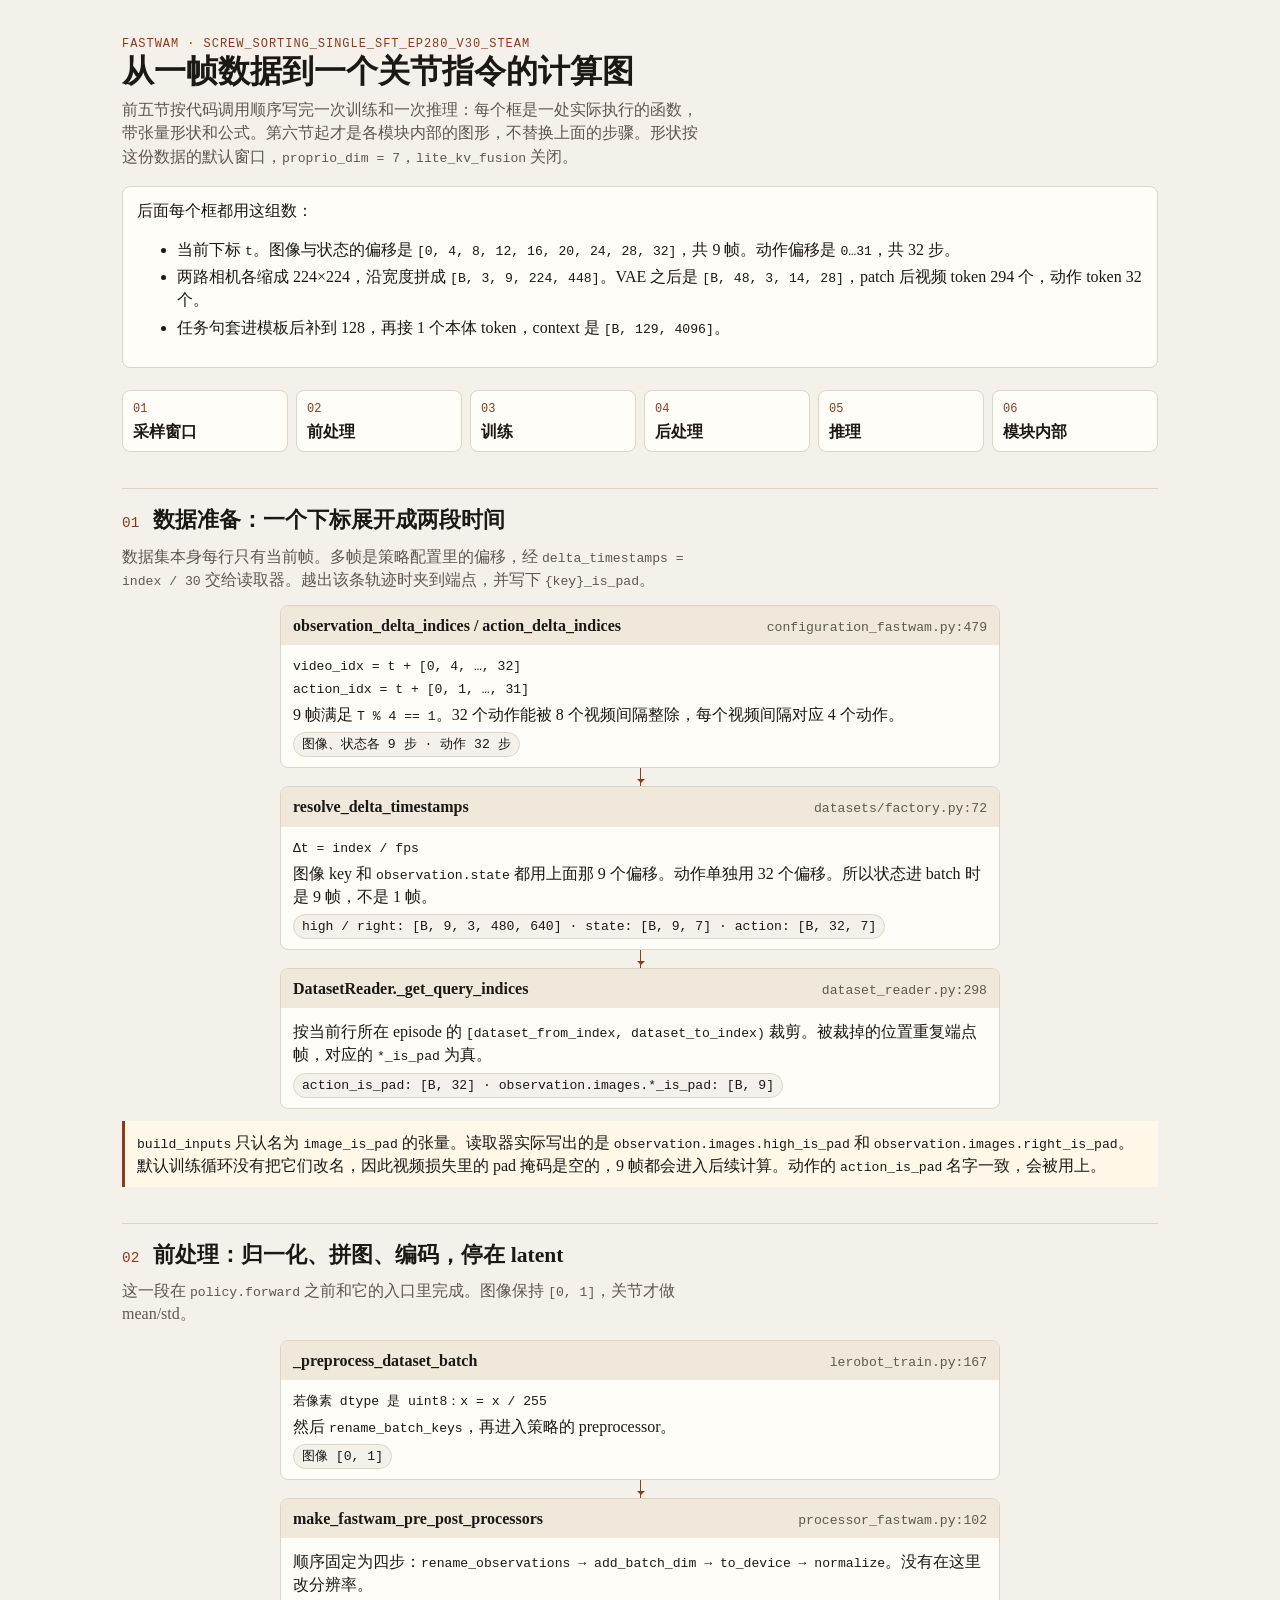
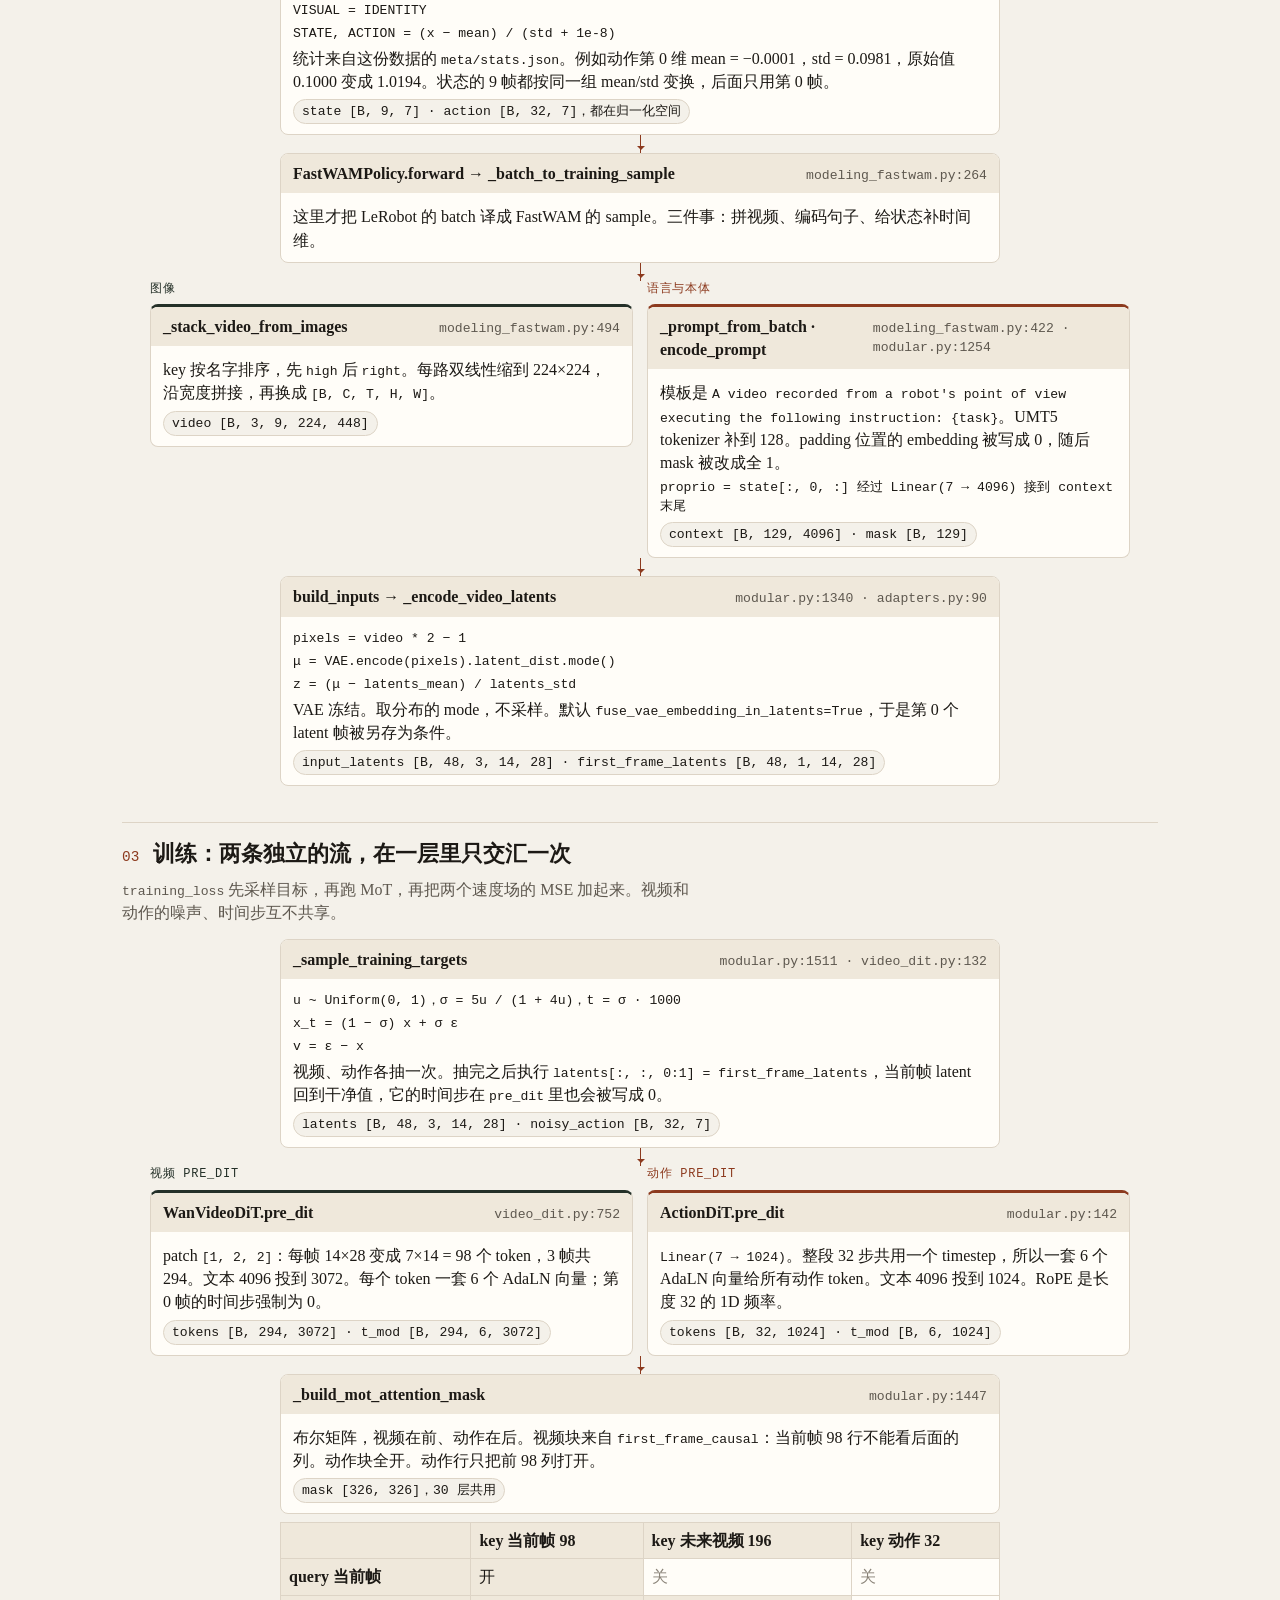
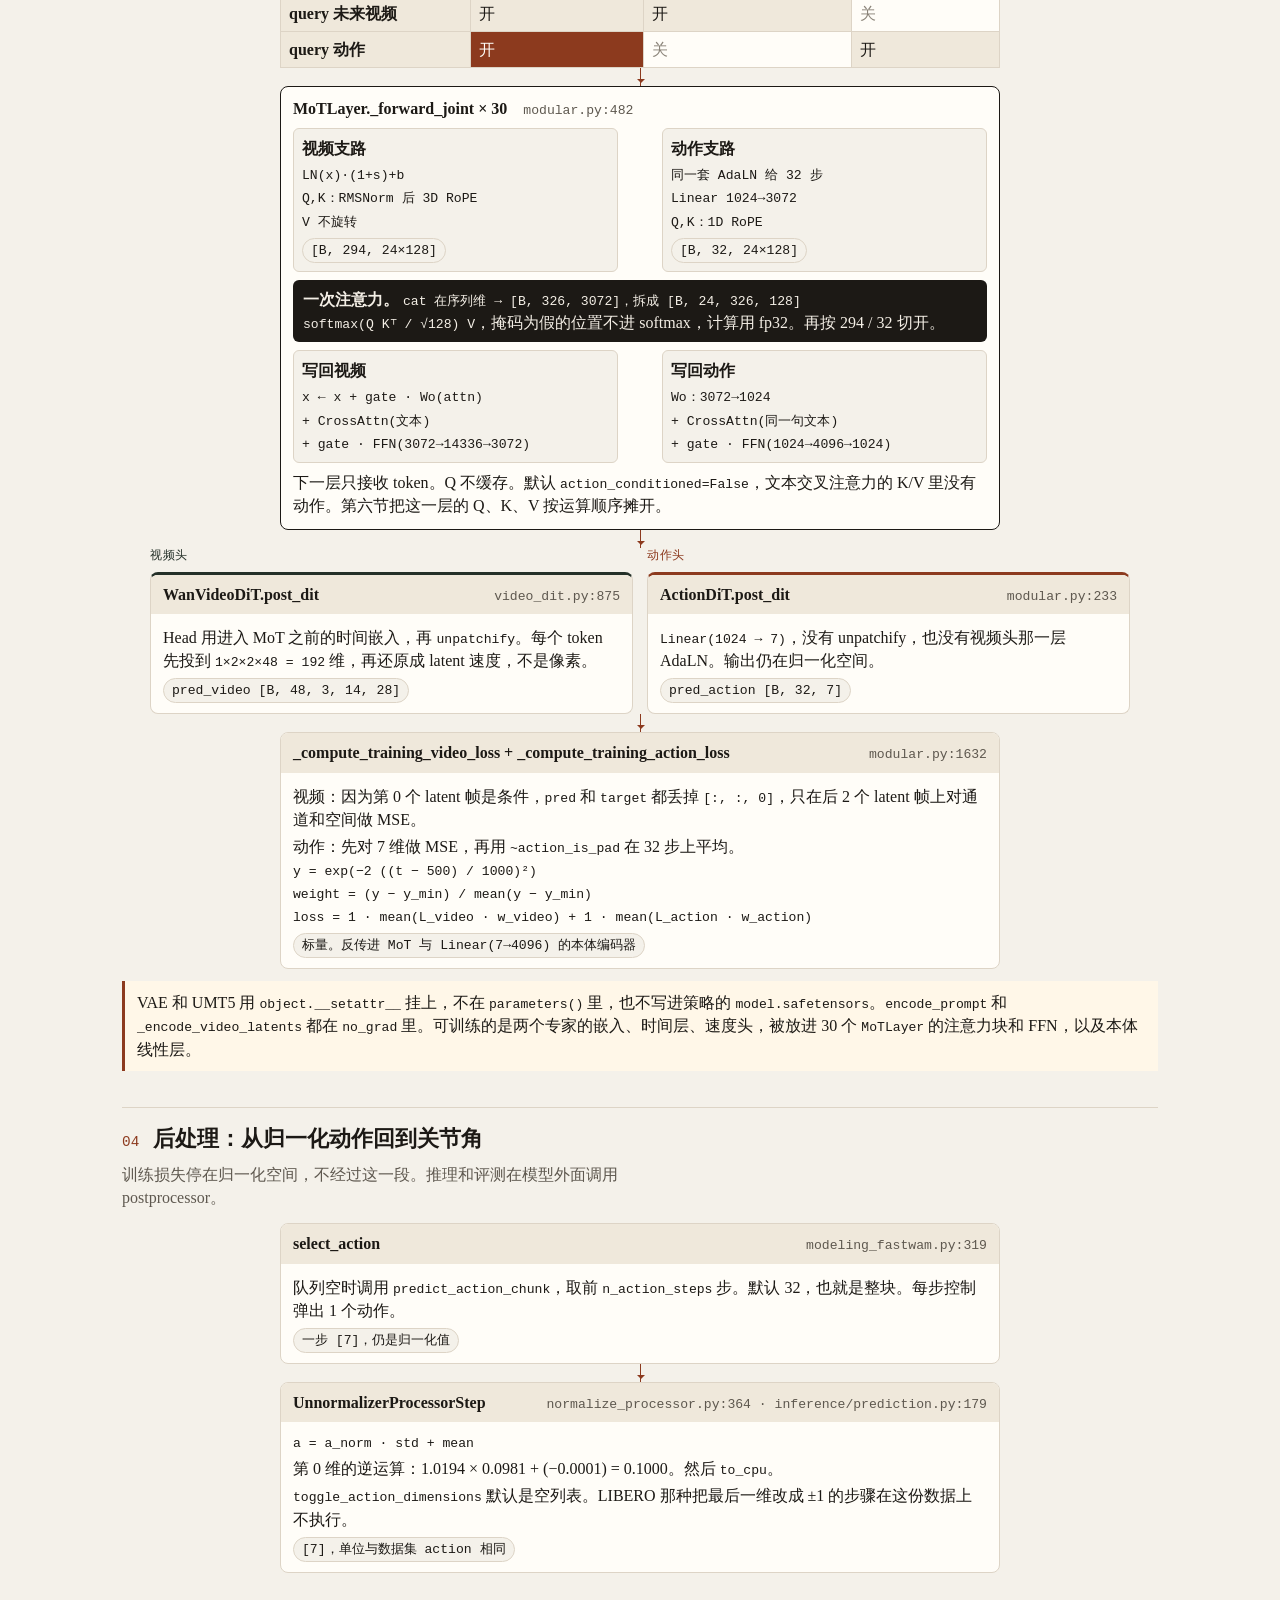
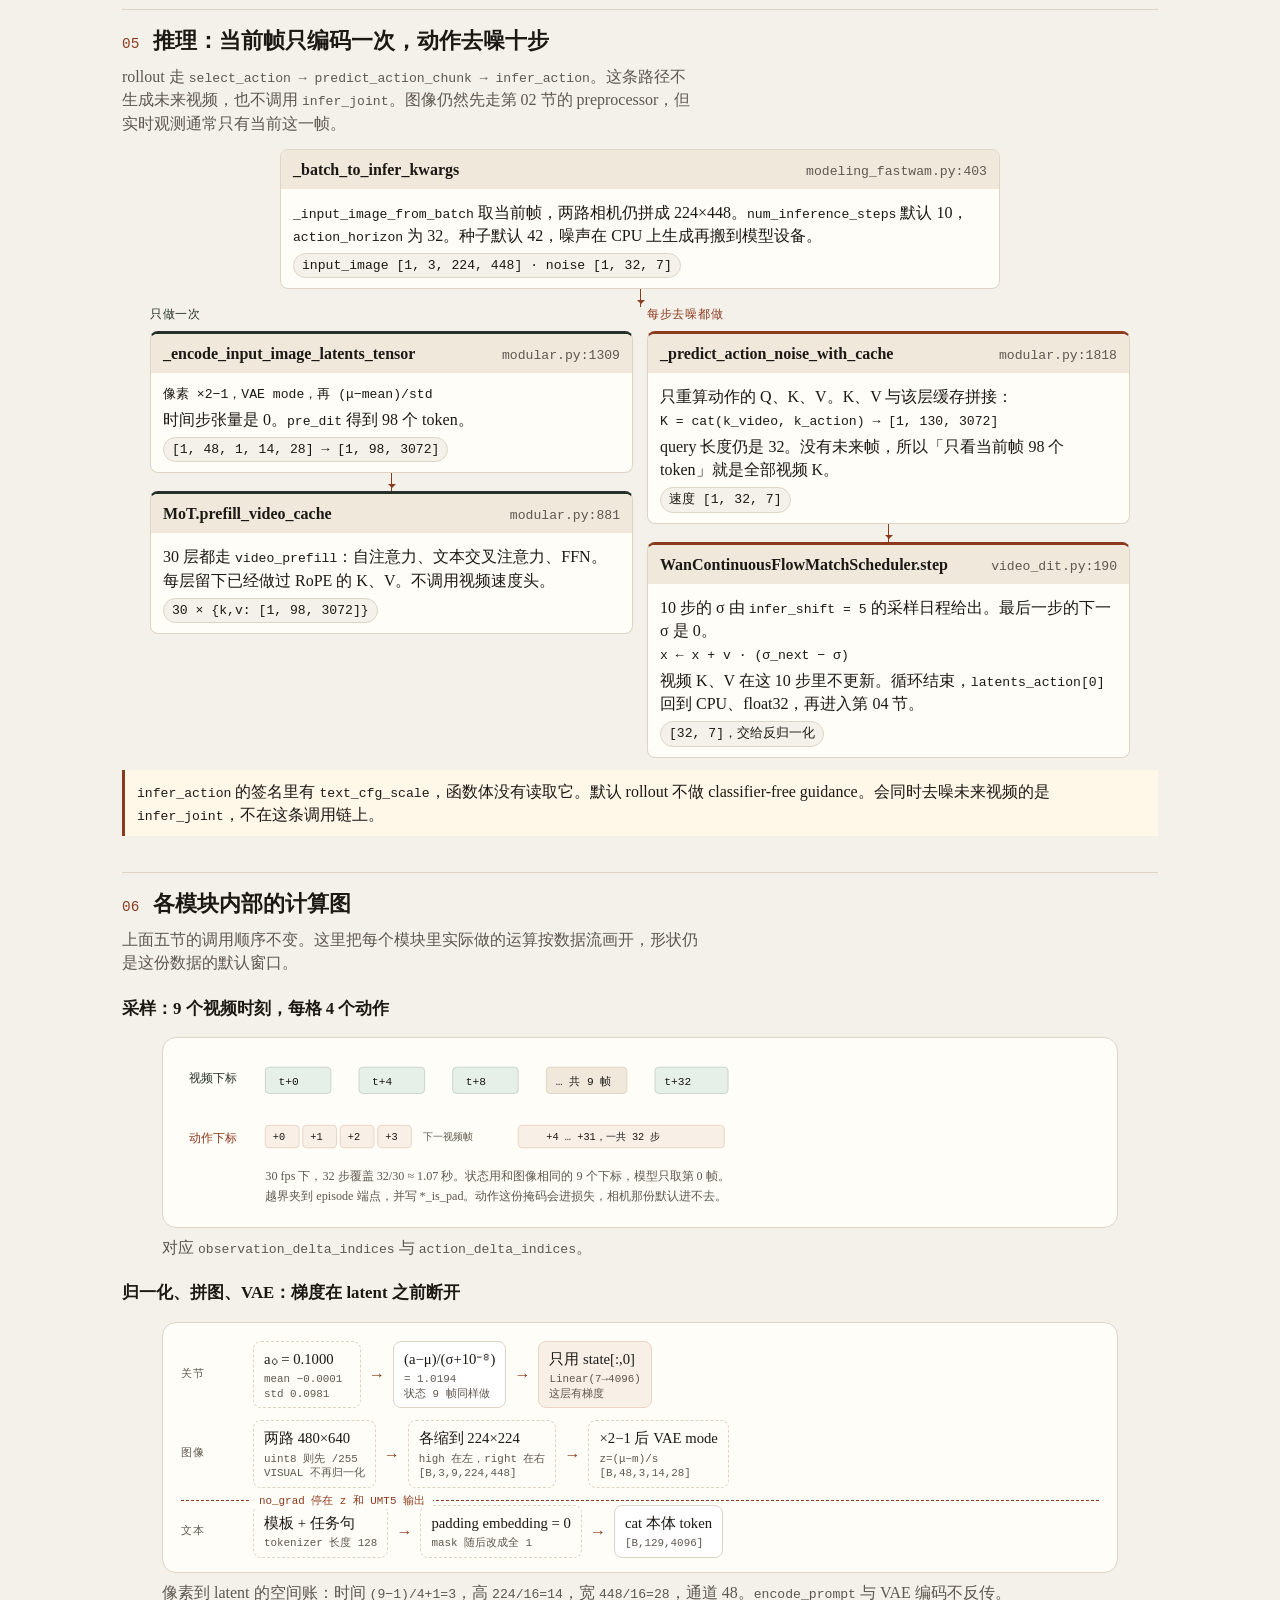
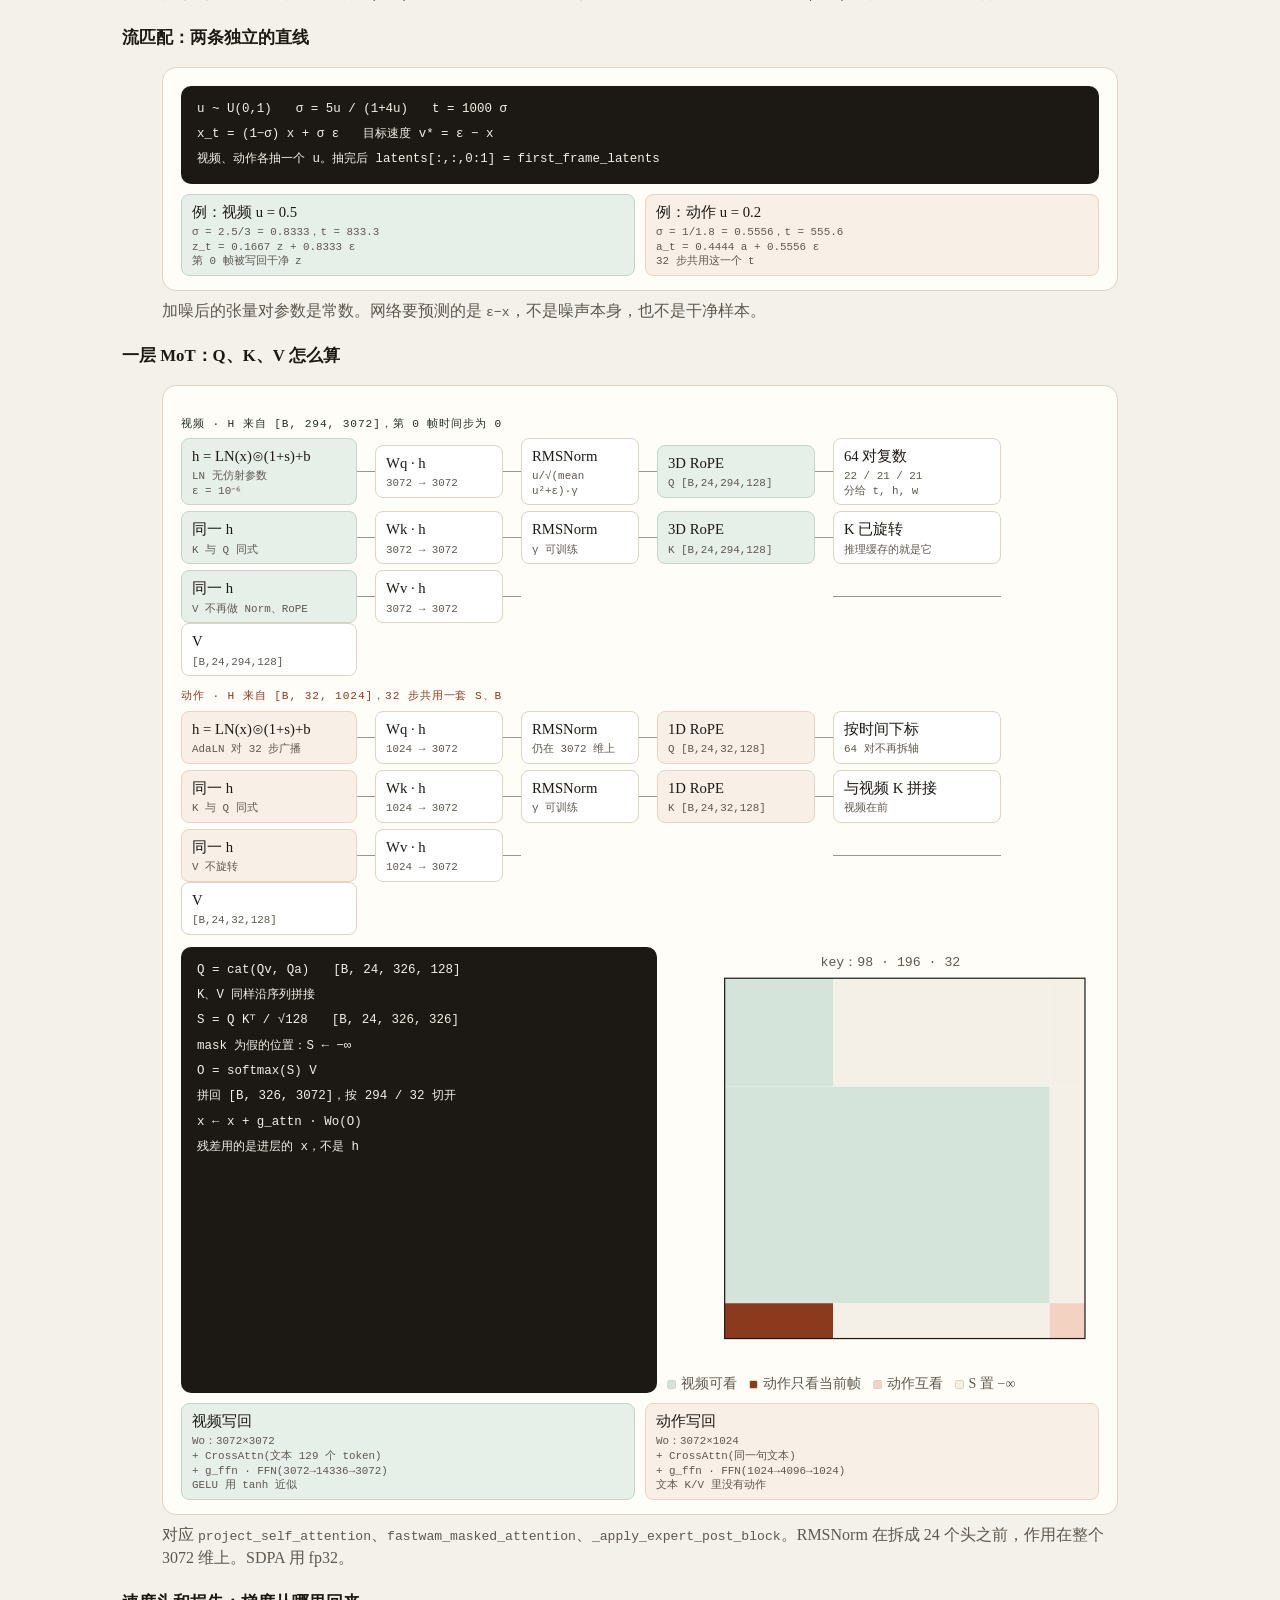
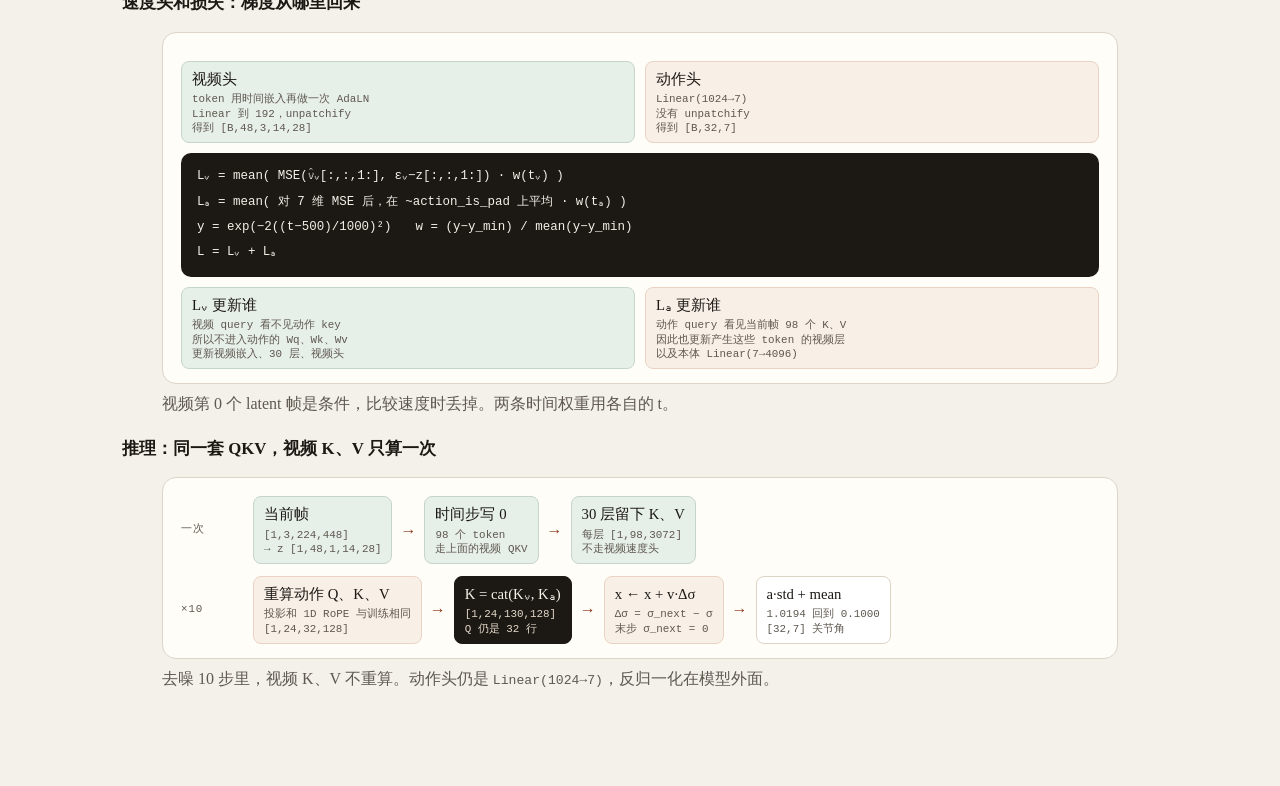
<file: docs/fastwam_compute_graph.html>
<!DOCTYPE html>
<html lang="zh-CN">
<head>
<meta charset="utf-8" />
<meta name="viewport" content="width=device-width, initial-scale=1" />
<title>FastWAM 全流程计算图 · screw_sorting</title>
<style>
  :root {
    --bg: #f4f1ea;
    --paper: #fffdf8;
    --ink: #1c1915;
    --muted: #5e584f;
    --faint: #8a8378;
    --line: #ddd4c6;
    --card: #fffdf8;
    --mid: #efe8db;
    --accent: #8c3a1e;
    --video: #243028;
    --video-bg: #e7efe9;
    --action-bg: #f8efe6;
  }
  * { box-sizing: border-box; }
  body { margin: 0; color: var(--ink); background: var(--bg); font-family: "Iowan Old Style", Palatino, "Songti SC", serif; line-height: 1.45; }
  main { max-width: 1080px; margin: 0 auto; padding: 36px 22px 80px; }
  h1 { font-size: 2rem; line-height: 1.15; margin: 0 0 8px; }
  h2 { font-size: 1.35rem; margin: 0; }
  h3 { font-size: 1.05rem; margin: 22px 0 8px; }
  p { margin: 0; }
  .kicker { letter-spacing: 0.08em; text-transform: uppercase; font-size: 0.75rem; color: var(--accent); font-family: "IBM Plex Mono", ui-monospace, monospace; }
  .lead { color: var(--muted); max-width: 72ch; }
  .mono, code { font-family: "IBM Plex Mono", ui-monospace, monospace; font-size: 0.82rem; }
  a { color: var(--accent); }
  .scope { margin-top: 18px; background: var(--card); border: 1px solid var(--line); border-radius: 8px; padding: 12px 14px; }
  .scope li { margin: 4px 0; }
  .map { margin: 22px 0 8px; display: grid; grid-template-columns: repeat(6, 1fr); gap: 8px; }
  .map a { text-decoration: none; background: var(--card); border: 1px solid var(--line); border-radius: 8px; padding: 10px 10px 8px; color: var(--ink); }
  .map .n { display: block; color: var(--accent); font-family: "IBM Plex Mono", ui-monospace, monospace; font-size: 0.75rem; }
  .map strong { display: block; margin-top: 2px; }
  section { margin-top: 36px; }
  .stage-head { display: flex; gap: 14px; align-items: baseline; border-top: 1px solid var(--line); padding-top: 16px; margin-bottom: 8px; }
  .stage-head .num { font-family: "IBM Plex Mono", ui-monospace, monospace; color: var(--accent); font-size: 0.9rem; }
  .note { margin: 12px 0; padding: 10px 12px; background: #fff7e8; border-left: 3px solid var(--accent); }
  .graph { margin-top: 14px; display: flex; flex-direction: column; align-items: center; }
  .node { width: min(720px, 100%); background: var(--card); border: 1px solid var(--line); border-radius: 8px; overflow: hidden; }
  .node header { display: flex; justify-content: space-between; gap: 12px; align-items: baseline; padding: 8px 12px; background: var(--mid); }
  .node header .fn { font-weight: 650; }
  .node header .loc { color: var(--muted); }
  .node .body { padding: 8px 12px 10px; }
  .node .eq { margin-top: 4px; }
  .shape { display: inline-block; margin-top: 6px; padding: 2px 8px; border-radius: 999px; background: var(--bg); border: 1px solid var(--line); }
  .arrow { width: 0; height: 18px; border-left: 1.5px solid var(--accent); position: relative; }
  .arrow::after { content: ""; position: absolute; left: -4px; bottom: -1px; border: 4px solid transparent; border-top-color: var(--accent); }
  .fork { width: min(980px, 100%); display: grid; grid-template-columns: 1fr 1fr; gap: 14px; }
  .lane { display: flex; flex-direction: column; align-items: center; }
  .lane .node { width: 100%; }
  .lane-label { align-self: flex-start; margin-bottom: 6px; font-family: "IBM Plex Mono", ui-monospace, monospace; font-size: 0.75rem; letter-spacing: 0.06em; text-transform: uppercase; }
  .lane.video .lane-label { color: var(--video); }
  .lane.action .lane-label { color: var(--accent); }
  .lane.video .node { border-top: 3px solid var(--video); }
  .lane.action .node { border-top: 3px solid var(--accent); }
  table { width: min(720px, 100%); border-collapse: collapse; background: var(--card); margin-top: 8px; }
  th, td { border: 1px solid var(--line); padding: 6px 8px; text-align: left; vertical-align: top; }
  th { background: var(--mid); font-weight: 650; }
  .yes { background: var(--mid); }
  .link { background: var(--accent); color: #fffdf8; }
  .no { color: var(--faint); }
  .layer { width: min(720px, 100%); border: 1px solid var(--ink); border-radius: 8px; padding: 10px 12px 12px; background: var(--card); }
  .layer h3 { margin: 0 0 8px; font-size: 1rem; }
  .ops { display: grid; grid-template-columns: 1fr 28px 1fr; gap: 8px; align-items: stretch; }
  .op { border: 1px solid var(--line); border-radius: 6px; padding: 8px; background: var(--bg); }
  .op b { display: block; margin-bottom: 2px; }
  .join { grid-column: 1 / -1; background: var(--ink); color: #f4efe6; border-radius: 6px; padding: 8px 10px; }
  .board { background: var(--paper); border: 1px solid var(--line); border-radius: 14px; padding: 18px 18px 14px; }
  .band { display: flex; flex-wrap: wrap; align-items: center; gap: 8px; }
  .band + .band { margin-top: 12px; }
  .lbl { width: 64px; flex: none; font-family: "IBM Plex Mono", ui-monospace, monospace; font-size: 0.68rem; letter-spacing: 0.08em; text-transform: uppercase; color: var(--muted); }
  .chip { border: 1px solid var(--line); background: white; border-radius: 8px; padding: 7px 10px 6px; min-width: 108px; }
  .chip .t { display: block; font-size: 0.92rem; }
  .chip .s { display: block; margin-top: 2px; color: var(--muted); font-family: "IBM Plex Mono", ui-monospace, monospace; font-size: 0.68rem; line-height: 1.35; }
  .chip.dash { border-style: dashed; background: transparent; }
  .chip.ink { background: var(--ink); border-color: var(--ink); color: #f6f1e8; }
  .chip.ink .s { color: #e4d8c8; }
  .chip.video { background: var(--video-bg); border-color: #c5d5cc; }
  .chip.action { background: var(--action-bg); border-color: #ead3c4; }
  .arr { color: var(--accent); }
  .cut { margin: 12px 0 4px; border-top: 1px dashed var(--accent); position: relative; }
  .cut span { position: absolute; top: -0.7em; left: 70px; background: var(--paper); padding: 0 8px; color: var(--accent); font-family: "IBM Plex Mono", ui-monospace, monospace; font-size: 0.68rem; }
  .expert .tag { font-family: "IBM Plex Mono", ui-monospace, monospace; font-size: 0.7rem; letter-spacing: 0.08em; text-transform: uppercase; margin: 12px 0 6px; }
  .expert.video .tag { color: var(--video); }
  .expert.action .tag { color: var(--accent); }
  .track { display: grid; grid-template-columns: 176px 18px 128px 18px 118px 18px 158px 18px 168px; align-items: center; margin: 6px 0; }
  .wire { height: 1px; background: var(--ink); opacity: 0.45; }
  .merge { margin-top: 12px; display: grid; grid-template-columns: 1.1fr 1fr; gap: 10px; }
  .eqbox { background: var(--ink); color: #f4efe6; border-radius: 10px; padding: 14px 16px; }
  .eqbox p { margin: 0 0 6px; font-family: "IBM Plex Mono", ui-monospace, monospace; font-size: 0.78rem; line-height: 1.55; }
  .eqbox p:last-child { margin: 0; }
  .split2 { display: grid; grid-template-columns: 1fr 1fr; gap: 10px; margin-top: 10px; }
  svg.fig { width: 100%; height: auto; display: block; }
  .legend { display: flex; flex-wrap: wrap; gap: 12px; margin-top: 8px; color: var(--muted); font-size: 0.88rem; }
  .sw { display: inline-block; width: 9px; height: 9px; border-radius: 2px; margin-right: 5px; vertical-align: -1px; border: 1px solid var(--line); }
  figcaption { margin-top: 8px; color: var(--muted); }
  @media (max-width: 900px) {
    .map, .fork, .ops, .merge, .split2, .track { grid-template-columns: 1fr; }
    .join { grid-column: auto; }
    .wire { display: none; }
  }
</style>
</head>
<body>
<main>
<p class="kicker">FastWAM · screw_sorting_single_sft_ep280_v30_steam</p>
<h1>从一帧数据到一个关节指令的计算图</h1>
<p class="lead">前五节按代码调用顺序写完一次训练和一次推理：每个框是一处实际执行的函数，带张量形状和公式。第六节起才是各模块内部的图形，不替换上面的步骤。形状按这份数据的默认窗口，<code>proprio_dim = 7</code>，<code>lite_kv_fusion</code> 关闭。</p>

<div class="scope">
  <p>后面每个框都用这组数：</p>
  <ul>
    <li>当前下标 <code>t</code>。图像与状态的偏移是 <code>[0, 4, 8, 12, 16, 20, 24, 28, 32]</code>，共 9 帧。动作偏移是 <code>0…31</code>，共 32 步。</li>
    <li>两路相机各缩成 224×224，沿宽度拼成 <code>[B, 3, 9, 224, 448]</code>。VAE 之后是 <code>[B, 48, 3, 14, 28]</code>，patch 后视频 token 294 个，动作 token 32 个。</li>
    <li>任务句套进模板后补到 128，再接 1 个本体 token，context 是 <code>[B, 129, 4096]</code>。</li>
  </ul>
</div>

<nav class="map">
  <a href="#data"><span class="n">01</span><strong>采样窗口</strong></a>
  <a href="#pre"><span class="n">02</span><strong>前处理</strong></a>
  <a href="#train"><span class="n">03</span><strong>训练</strong></a>
  <a href="#post"><span class="n">04</span><strong>后处理</strong></a>
  <a href="#infer"><span class="n">05</span><strong>推理</strong></a>
  <a href="#inside"><span class="n">06</span><strong>模块内部</strong></a>
</nav>

<section id="data">
  <div class="stage-head"><span class="num">01</span><h2>数据准备：一个下标展开成两段时间</h2></div>
  <p class="lead">数据集本身每行只有当前帧。多帧是策略配置里的偏移，经 <code>delta_timestamps = index / 30</code> 交给读取器。越出该条轨迹时夹到端点，并写下 <code>{key}_is_pad</code>。</p>
  <div class="graph">
    <article class="node">
      <header><span class="fn">observation_delta_indices / action_delta_indices</span><span class="loc mono">configuration_fastwam.py:479</span></header>
      <div class="body">
        <p class="eq mono">video_idx = t + [0, 4, …, 32]</p>
        <p class="eq mono">action_idx = t + [0, 1, …, 31]</p>
        <p class="eq">9 帧满足 <code>T % 4 == 1</code>。32 个动作能被 8 个视频间隔整除，每个视频间隔对应 4 个动作。</p>
        <span class="shape mono">图像、状态各 9 步 · 动作 32 步</span>
      </div>
    </article>
    <div class="arrow"></div>
    <article class="node">
      <header><span class="fn">resolve_delta_timestamps</span><span class="loc mono">datasets/factory.py:72</span></header>
      <div class="body">
        <p class="eq mono">Δt = index / fps</p>
        <p class="eq">图像 key 和 <code>observation.state</code> 都用上面那 9 个偏移。动作单独用 32 个偏移。所以状态进 batch 时是 9 帧，不是 1 帧。</p>
        <span class="shape mono">high / right: [B, 9, 3, 480, 640] · state: [B, 9, 7] · action: [B, 32, 7]</span>
      </div>
    </article>
    <div class="arrow"></div>
    <article class="node">
      <header><span class="fn">DatasetReader._get_query_indices</span><span class="loc mono">dataset_reader.py:298</span></header>
      <div class="body">
        <p class="eq">按当前行所在 episode 的 <code>[dataset_from_index, dataset_to_index)</code> 裁剪。被裁掉的位置重复端点帧，对应的 <code>*_is_pad</code> 为真。</p>
        <span class="shape mono">action_is_pad: [B, 32] · observation.images.*_is_pad: [B, 9]</span>
      </div>
    </article>
  </div>
  <div class="note"><code>build_inputs</code> 只认名为 <code>image_is_pad</code> 的张量。读取器实际写出的是 <code>observation.images.high_is_pad</code> 和 <code>observation.images.right_is_pad</code>。默认训练循环没有把它们改名，因此视频损失里的 pad 掩码是空的，9 帧都会进入后续计算。动作的 <code>action_is_pad</code> 名字一致，会被用上。</div>
</section>

<section id="pre">
  <div class="stage-head"><span class="num">02</span><h2>前处理：归一化、拼图、编码，停在 latent</h2></div>
  <p class="lead">这一段在 <code>policy.forward</code> 之前和它的入口里完成。图像保持 <code>[0, 1]</code>，关节才做 mean/std。</p>
  <div class="graph">
    <article class="node">
      <header><span class="fn">_preprocess_dataset_batch</span><span class="loc mono">lerobot_train.py:167</span></header>
      <div class="body">
        <p class="eq mono">若像素 dtype 是 uint8：x = x / 255</p>
        <p class="eq">然后 <code>rename_batch_keys</code>，再进入策略的 preprocessor。</p>
        <span class="shape mono">图像 [0, 1]</span>
      </div>
    </article>
    <div class="arrow"></div>
    <article class="node">
      <header><span class="fn">make_fastwam_pre_post_processors</span><span class="loc mono">processor_fastwam.py:102</span></header>
      <div class="body">
        <p class="eq">顺序固定为四步：<code>rename_observations → add_batch_dim → to_device → normalize</code>。没有在这里改分辨率。</p>
        <p class="eq mono">VISUAL = IDENTITY</p>
        <p class="eq mono">STATE, ACTION = (x − mean) / (std + 1e-8)</p>
        <p class="eq">统计来自这份数据的 <code>meta/stats.json</code>。例如动作第 0 维 mean = −0.0001，std = 0.0981，原始值 0.1000 变成 1.0194。状态的 9 帧都按同一组 mean/std 变换，后面只用第 0 帧。</p>
        <span class="shape mono">state [B, 9, 7] · action [B, 32, 7]，都在归一化空间</span>
      </div>
    </article>
    <div class="arrow"></div>
    <article class="node">
      <header><span class="fn">FastWAMPolicy.forward → _batch_to_training_sample</span><span class="loc mono">modeling_fastwam.py:264</span></header>
      <div class="body"><p class="eq">这里才把 LeRobot 的 batch 译成 FastWAM 的 sample。三件事：拼视频、编码句子、给状态补时间维。</p></div>
    </article>
    <div class="arrow"></div>
    <div class="fork">
      <div class="lane video">
        <div class="lane-label">图像</div>
        <article class="node">
          <header><span class="fn">_stack_video_from_images</span><span class="loc mono">modeling_fastwam.py:494</span></header>
          <div class="body">
            <p class="eq">key 按名字排序，先 <code>high</code> 后 <code>right</code>。每路双线性缩到 224×224，沿宽度拼接，再换成 <code>[B, C, T, H, W]</code>。</p>
            <span class="shape mono">video [B, 3, 9, 224, 448]</span>
          </div>
        </article>
      </div>
      <div class="lane action">
        <div class="lane-label">语言与本体</div>
        <article class="node">
          <header><span class="fn">_prompt_from_batch · encode_prompt</span><span class="loc mono">modeling_fastwam.py:422 · modular.py:1254</span></header>
          <div class="body">
            <p class="eq">模板是 <code>A video recorded from a robot's point of view executing the following instruction: {task}</code>。UMT5 tokenizer 补到 128。padding 位置的 embedding 被写成 0，随后 mask 被改成全 1。</p>
            <p class="eq mono">proprio = state[:, 0, :] 经过 Linear(7 → 4096) 接到 context 末尾</p>
            <span class="shape mono">context [B, 129, 4096] · mask [B, 129]</span>
          </div>
        </article>
      </div>
    </div>
    <div class="arrow"></div>
    <article class="node">
      <header><span class="fn">build_inputs → _encode_video_latents</span><span class="loc mono">modular.py:1340 · adapters.py:90</span></header>
      <div class="body">
        <p class="eq mono">pixels = video * 2 − 1</p>
        <p class="eq mono">μ = VAE.encode(pixels).latent_dist.mode()</p>
        <p class="eq mono">z = (μ − latents_mean) / latents_std</p>
        <p class="eq">VAE 冻结。取分布的 mode，不采样。默认 <code>fuse_vae_embedding_in_latents=True</code>，于是第 0 个 latent 帧被另存为条件。</p>
        <span class="shape mono">input_latents [B, 48, 3, 14, 28] · first_frame_latents [B, 48, 1, 14, 28]</span>
      </div>
    </article>
  </div>
</section>

<section id="train">
  <div class="stage-head"><span class="num">03</span><h2>训练：两条独立的流，在一层里只交汇一次</h2></div>
  <p class="lead"><code>training_loss</code> 先采样目标，再跑 MoT，再把两个速度场的 MSE 加起来。视频和动作的噪声、时间步互不共享。</p>
  <div class="graph">
    <article class="node">
      <header><span class="fn">_sample_training_targets</span><span class="loc mono">modular.py:1511 · video_dit.py:132</span></header>
      <div class="body">
        <p class="eq mono">u ~ Uniform(0, 1)，σ = 5u / (1 + 4u)，t = σ · 1000</p>
        <p class="eq mono">x_t = (1 − σ) x + σ ε</p>
        <p class="eq mono">v = ε − x</p>
        <p class="eq">视频、动作各抽一次。抽完之后执行 <code>latents[:, :, 0:1] = first_frame_latents</code>，当前帧 latent 回到干净值，它的时间步在 <code>pre_dit</code> 里也会被写成 0。</p>
        <span class="shape mono">latents [B, 48, 3, 14, 28] · noisy_action [B, 32, 7]</span>
      </div>
    </article>
    <div class="arrow"></div>
    <div class="fork">
      <div class="lane video">
        <div class="lane-label">视频 pre_dit</div>
        <article class="node">
          <header><span class="fn">WanVideoDiT.pre_dit</span><span class="loc mono">video_dit.py:752</span></header>
          <div class="body">
            <p class="eq">patch <code>[1, 2, 2]</code>：每帧 14×28 变成 7×14 = 98 个 token，3 帧共 294。文本 4096 投到 3072。每个 token 一套 6 个 AdaLN 向量；第 0 帧的时间步强制为 0。</p>
            <span class="shape mono">tokens [B, 294, 3072] · t_mod [B, 294, 6, 3072]</span>
          </div>
        </article>
      </div>
      <div class="lane action">
        <div class="lane-label">动作 pre_dit</div>
        <article class="node">
          <header><span class="fn">ActionDiT.pre_dit</span><span class="loc mono">modular.py:142</span></header>
          <div class="body">
            <p class="eq"><code>Linear(7 → 1024)</code>。整段 32 步共用一个 timestep，所以一套 6 个 AdaLN 向量给所有动作 token。文本 4096 投到 1024。RoPE 是长度 32 的 1D 频率。</p>
            <span class="shape mono">tokens [B, 32, 1024] · t_mod [B, 6, 1024]</span>
          </div>
        </article>
      </div>
    </div>
    <div class="arrow"></div>
    <article class="node">
      <header><span class="fn">_build_mot_attention_mask</span><span class="loc mono">modular.py:1447</span></header>
      <div class="body">
        <p class="eq">布尔矩阵，视频在前、动作在后。视频块来自 <code>first_frame_causal</code>：当前帧 98 行不能看后面的列。动作块全开。动作行只把前 98 列打开。</p>
        <span class="shape mono">mask [326, 326]，30 层共用</span>
      </div>
    </article>
    <table>
      <tr><th></th><th>key 当前帧 98</th><th>key 未来视频 196</th><th>key 动作 32</th></tr>
      <tr><th>query 当前帧</th><td class="yes">开</td><td class="no">关</td><td class="no">关</td></tr>
      <tr><th>query 未来视频</th><td class="yes">开</td><td class="yes">开</td><td class="no">关</td></tr>
      <tr><th>query 动作</th><td class="link">开</td><td class="no">关</td><td class="yes">开</td></tr>
    </table>
    <div class="arrow"></div>
    <div class="layer">
      <h3>MoTLayer._forward_joint × 30　<span class="mono" style="font-weight:400;color:#5e584f">modular.py:482</span></h3>
      <div class="ops">
        <div class="op"><b>视频支路</b><span class="mono">LN(x)·(1+s)+b</span><br><span class="mono">Q,K：RMSNorm 后 3D RoPE</span><br><span class="mono">V 不旋转</span><br><span class="shape mono">[B, 294, 24×128]</span></div>
        <div></div>
        <div class="op"><b>动作支路</b><span class="mono">同一套 AdaLN 给 32 步</span><br><span class="mono">Linear 1024→3072</span><br><span class="mono">Q,K：1D RoPE</span><br><span class="shape mono">[B, 32, 24×128]</span></div>
        <div class="join"><b>一次注意力。</b> <span class="mono">cat 在序列维 → [B, 326, 3072]，拆成 [B, 24, 326, 128]</span><br><span class="mono">softmax(Q Kᵀ / √128) V</span>，掩码为假的位置不进 softmax，计算用 fp32。再按 294 / 32 切开。</div>
        <div class="op"><b>写回视频</b><span class="mono">x ← x + gate · Wo(attn)</span><br><span class="mono">+ CrossAttn(文本)</span><br><span class="mono">+ gate · FFN(3072→14336→3072)</span></div>
        <div></div>
        <div class="op"><b>写回动作</b><span class="mono">Wo：3072→1024</span><br><span class="mono">+ CrossAttn(同一句文本)</span><br><span class="mono">+ gate · FFN(1024→4096→1024)</span></div>
      </div>
      <p class="eq" style="margin-top:8px">下一层只接收 token。Q 不缓存。默认 <code>action_conditioned=False</code>，文本交叉注意力的 K/V 里没有动作。第六节把这一层的 Q、K、V 按运算顺序摊开。</p>
    </div>
    <div class="arrow"></div>
    <div class="fork">
      <div class="lane video">
        <div class="lane-label">视频头</div>
        <article class="node">
          <header><span class="fn">WanVideoDiT.post_dit</span><span class="loc mono">video_dit.py:875</span></header>
          <div class="body">
            <p class="eq">Head 用进入 MoT 之前的时间嵌入，再 <code>unpatchify</code>。每个 token 先投到 <code>1×2×2×48 = 192</code> 维，再还原成 latent 速度，不是像素。</p>
            <span class="shape mono">pred_video [B, 48, 3, 14, 28]</span>
          </div>
        </article>
      </div>
      <div class="lane action">
        <div class="lane-label">动作头</div>
        <article class="node">
          <header><span class="fn">ActionDiT.post_dit</span><span class="loc mono">modular.py:233</span></header>
          <div class="body">
            <p class="eq"><code>Linear(1024 → 7)</code>，没有 unpatchify，也没有视频头那一层 AdaLN。输出仍在归一化空间。</p>
            <span class="shape mono">pred_action [B, 32, 7]</span>
          </div>
        </article>
      </div>
    </div>
    <div class="arrow"></div>
    <article class="node">
      <header><span class="fn">_compute_training_video_loss + _compute_training_action_loss</span><span class="loc mono">modular.py:1632</span></header>
      <div class="body">
        <p class="eq">视频：因为第 0 个 latent 帧是条件，<code>pred</code> 和 <code>target</code> 都丢掉 <code>[:, :, 0]</code>，只在后 2 个 latent 帧上对通道和空间做 MSE。</p>
        <p class="eq">动作：先对 7 维做 MSE，再用 <code>~action_is_pad</code> 在 32 步上平均。</p>
        <p class="eq mono">y = exp(−2 ((t − 500) / 1000)²)</p>
        <p class="eq mono">weight = (y − y_min) / mean(y − y_min)</p>
        <p class="eq mono">loss = 1 · mean(L_video · w_video) + 1 · mean(L_action · w_action)</p>
        <span class="shape mono">标量。反传进 MoT 与 Linear(7→4096) 的本体编码器</span>
      </div>
    </article>
  </div>
  <div class="note">VAE 和 UMT5 用 <code>object.__setattr__</code> 挂上，不在 <code>parameters()</code> 里，也不写进策略的 <code>model.safetensors</code>。<code>encode_prompt</code> 和 <code>_encode_video_latents</code> 都在 <code>no_grad</code> 里。可训练的是两个专家的嵌入、时间层、速度头，被放进 30 个 <code>MoTLayer</code> 的注意力块和 FFN，以及本体线性层。</div>
</section>

<section id="post">
  <div class="stage-head"><span class="num">04</span><h2>后处理：从归一化动作回到关节角</h2></div>
  <p class="lead">训练损失停在归一化空间，不经过这一段。推理和评测在模型外面调用 postprocessor。</p>
  <div class="graph">
    <article class="node">
      <header><span class="fn">select_action</span><span class="loc mono">modeling_fastwam.py:319</span></header>
      <div class="body">
        <p class="eq">队列空时调用 <code>predict_action_chunk</code>，取前 <code>n_action_steps</code> 步。默认 32，也就是整块。每步控制弹出 1 个动作。</p>
        <span class="shape mono">一步 [7]，仍是归一化值</span>
      </div>
    </article>
    <div class="arrow"></div>
    <article class="node">
      <header><span class="fn">UnnormalizerProcessorStep</span><span class="loc mono">normalize_processor.py:364 · inference/prediction.py:179</span></header>
      <div class="body">
        <p class="eq mono">a = a_norm · std + mean</p>
        <p class="eq">第 0 维的逆运算：1.0194 × 0.0981 + (−0.0001) = 0.1000。然后 <code>to_cpu</code>。</p>
        <p class="eq"><code>toggle_action_dimensions</code> 默认是空列表。LIBERO 那种把最后一维改成 ±1 的步骤在这份数据上不执行。</p>
        <span class="shape mono">[7]，单位与数据集 action 相同</span>
      </div>
    </article>
  </div>
</section>

<section id="infer">
  <div class="stage-head"><span class="num">05</span><h2>推理：当前帧只编码一次，动作去噪十步</h2></div>
  <p class="lead">rollout 走 <code>select_action → predict_action_chunk → infer_action</code>。这条路径不生成未来视频，也不调用 <code>infer_joint</code>。图像仍然先走第 02 节的 preprocessor，但实时观测通常只有当前这一帧。</p>
  <div class="graph">
    <article class="node">
      <header><span class="fn">_batch_to_infer_kwargs</span><span class="loc mono">modeling_fastwam.py:403</span></header>
      <div class="body">
        <p class="eq"><code>_input_image_from_batch</code> 取当前帧，两路相机仍拼成 224×448。<code>num_inference_steps</code> 默认 10，<code>action_horizon</code> 为 32。种子默认 42，噪声在 CPU 上生成再搬到模型设备。</p>
        <span class="shape mono">input_image [1, 3, 224, 448] · noise [1, 32, 7]</span>
      </div>
    </article>
    <div class="arrow"></div>
    <div class="fork">
      <div class="lane video">
        <div class="lane-label">只做一次</div>
        <article class="node">
          <header><span class="fn">_encode_input_image_latents_tensor</span><span class="loc mono">modular.py:1309</span></header>
          <div class="body">
            <p class="eq mono">像素 ×2−1，VAE mode，再 (μ−mean)/std</p>
            <p class="eq">时间步张量是 0。<code>pre_dit</code> 得到 98 个 token。</p>
            <span class="shape mono">[1, 48, 1, 14, 28] → [1, 98, 3072]</span>
          </div>
        </article>
        <div class="arrow"></div>
        <article class="node">
          <header><span class="fn">MoT.prefill_video_cache</span><span class="loc mono">modular.py:881</span></header>
          <div class="body">
            <p class="eq">30 层都走 <code>video_prefill</code>：自注意力、文本交叉注意力、FFN。每层留下已经做过 RoPE 的 K、V。不调用视频速度头。</p>
            <span class="shape mono">30 × {k,v: [1, 98, 3072]}</span>
          </div>
        </article>
      </div>
      <div class="lane action">
        <div class="lane-label">每步去噪都做</div>
        <article class="node">
          <header><span class="fn">_predict_action_noise_with_cache</span><span class="loc mono">modular.py:1818</span></header>
          <div class="body">
            <p class="eq">只重算动作的 Q、K、V。K、V 与该层缓存拼接：</p>
            <p class="eq mono">K = cat(k_video, k_action) → [1, 130, 3072]</p>
            <p class="eq">query 长度仍是 32。没有未来帧，所以「只看当前帧 98 个 token」就是全部视频 K。</p>
            <span class="shape mono">速度 [1, 32, 7]</span>
          </div>
        </article>
        <div class="arrow"></div>
        <article class="node">
          <header><span class="fn">WanContinuousFlowMatchScheduler.step</span><span class="loc mono">video_dit.py:190</span></header>
          <div class="body">
            <p class="eq">10 步的 σ 由 <code>infer_shift = 5</code> 的采样日程给出。最后一步的下一 σ 是 0。</p>
            <p class="eq mono">x ← x + v · (σ_next − σ)</p>
            <p class="eq">视频 K、V 在这 10 步里不更新。循环结束，<code>latents_action[0]</code> 回到 CPU、float32，再进入第 04 节。</p>
            <span class="shape mono">[32, 7]，交给反归一化</span>
          </div>
        </article>
      </div>
    </div>
  </div>
  <div class="note"><code>infer_action</code> 的签名里有 <code>text_cfg_scale</code>，函数体没有读取它。默认 rollout 不做 classifier-free guidance。会同时去噪未来视频的是 <code>infer_joint</code>，不在这条调用链上。</div>
</section>

<section id="inside">
  <div class="stage-head"><span class="num">06</span><h2>各模块内部的计算图</h2></div>
  <p class="lead">上面五节的调用顺序不变。这里把每个模块里实际做的运算按数据流画开，形状仍是这份数据的默认窗口。</p>

  <h3>采样：9 个视频时刻，每格 4 个动作</h3>
  <figure>
    <div class="board">
      <svg class="fig" viewBox="0 0 980 168" role="img" aria-label="视频帧和动作步的时间对齐">
        <text x="8" y="28" fill="#243028" font-size="13" font-family="Palatino, serif">视频下标</text>
        <g font-family="IBM Plex Mono, monospace" font-size="12" fill="#1c1915">
          <rect x="90" y="12" width="70" height="28" rx="4" fill="#e7efe9" stroke="#c5d5cc"/>
          <text x="104" y="31">t+0</text>
          <rect x="190" y="12" width="70" height="28" rx="4" fill="#e7efe9" stroke="#c5d5cc"/>
          <text x="204" y="31">t+4</text>
          <rect x="290" y="12" width="70" height="28" rx="4" fill="#e7efe9" stroke="#c5d5cc"/>
          <text x="304" y="31">t+8</text>
          <rect x="390" y="12" width="86" height="28" rx="4" fill="#efe8db" stroke="#ddd4c6"/>
          <text x="400" y="31">… 共 9 帧</text>
          <rect x="506" y="12" width="78" height="28" rx="4" fill="#e7efe9" stroke="#c5d5cc"/>
          <text x="516" y="31">t+32</text>
        </g>
        <text x="8" y="92" fill="#8c3a1e" font-size="13" font-family="Palatino, serif">动作下标</text>
        <g font-family="IBM Plex Mono, monospace" font-size="11" fill="#1c1915">
          <rect x="90" y="74" width="36" height="24" rx="4" fill="#f8efe6" stroke="#ead3c4"/><text x="98" y="90">+0</text>
          <rect x="130" y="74" width="36" height="24" rx="4" fill="#f8efe6" stroke="#ead3c4"/><text x="138" y="90">+1</text>
          <rect x="170" y="74" width="36" height="24" rx="4" fill="#f8efe6" stroke="#ead3c4"/><text x="178" y="90">+2</text>
          <rect x="210" y="74" width="36" height="24" rx="4" fill="#f8efe6" stroke="#ead3c4"/><text x="218" y="90">+3</text>
          <text x="258" y="90" fill="#5e584f">下一视频帧</text>
          <rect x="360" y="74" width="220" height="24" rx="4" fill="#f8efe6" stroke="#ead3c4"/>
          <text x="390" y="90">+4 … +31，一共 32 步</text>
        </g>
        <text x="90" y="132" fill="#5e584f" font-size="13" font-family="Palatino, serif">30 fps 下，32 步覆盖 32/30 ≈ 1.07 秒。状态用和图像相同的 9 个下标，模型只取第 0 帧。</text>
        <text x="90" y="154" fill="#5e584f" font-size="13" font-family="Palatino, serif">越界夹到 episode 端点，并写 *_is_pad。动作这份掩码会进损失，相机那份默认进不去。</text>
      </svg>
    </div>
    <figcaption>对应 <code>observation_delta_indices</code> 与 <code>action_delta_indices</code>。</figcaption>
  </figure>

  <h3>归一化、拼图、VAE：梯度在 latent 之前断开</h3>
  <figure>
    <div class="board">
      <div class="band">
        <div class="lbl">关节</div>
        <div class="chip dash"><span class="t">a₀ = 0.1000</span><span class="s">mean −0.0001<br>std 0.0981</span></div>
        <span class="arr">→</span>
        <div class="chip"><span class="t">(a−μ)/(σ+10⁻⁸)</span><span class="s">= 1.0194<br>状态 9 帧同样做</span></div>
        <span class="arr">→</span>
        <div class="chip action"><span class="t">只用 state[:,0]</span><span class="s">Linear(7→4096)<br>这层有梯度</span></div>
      </div>
      <div class="band">
        <div class="lbl">图像</div>
        <div class="chip dash"><span class="t">两路 480×640</span><span class="s">uint8 则先 /255<br>VISUAL 不再归一化</span></div>
        <span class="arr">→</span>
        <div class="chip dash"><span class="t">各缩到 224×224</span><span class="s">high 在左，right 在右<br>[B,3,9,224,448]</span></div>
        <span class="arr">→</span>
        <div class="chip dash"><span class="t">×2−1 后 VAE mode</span><span class="s">z=(μ−m)/s<br>[B,48,3,14,28]</span></div>
      </div>
      <div class="cut"><span>no_grad 停在 z 和 UMT5 输出</span></div>
      <div class="band">
        <div class="lbl">文本</div>
        <div class="chip dash"><span class="t">模板 + 任务句</span><span class="s">tokenizer 长度 128</span></div>
        <span class="arr">→</span>
        <div class="chip dash"><span class="t">padding embedding = 0</span><span class="s">mask 随后改成全 1</span></div>
        <span class="arr">→</span>
        <div class="chip"><span class="t">cat 本体 token</span><span class="s">[B,129,4096]</span></div>
      </div>
    </div>
    <figcaption>像素到 latent 的空间账：时间 <code>(9−1)/4+1=3</code>，高 <code>224/16=14</code>，宽 <code>448/16=28</code>，通道 48。<code>encode_prompt</code> 与 VAE 编码不反传。</figcaption>
  </figure>

  <h3>流匹配：两条独立的直线</h3>
  <figure>
    <div class="board">
      <div class="eqbox">
        <p>u ~ U(0,1)　　σ = 5u / (1+4u)　　t = 1000 σ</p>
        <p>x_t = (1−σ) x + σ ε　　目标速度 v* = ε − x</p>
        <p>视频、动作各抽一个 u。抽完后 latents[:,:,0:1] = first_frame_latents</p>
      </div>
      <div class="split2">
        <div class="chip video"><span class="t">例：视频 u = 0.5</span><span class="s">σ = 2.5/3 = 0.8333，t = 833.3<br>z_t = 0.1667 z + 0.8333 ε<br>第 0 帧被写回干净 z</span></div>
        <div class="chip action"><span class="t">例：动作 u = 0.2</span><span class="s">σ = 1/1.8 = 0.5556，t = 555.6<br>a_t = 0.4444 a + 0.5556 ε<br>32 步共用这一个 t</span></div>
      </div>
    </div>
    <figcaption>加噪后的张量对参数是常数。网络要预测的是 <code>ε−x</code>，不是噪声本身，也不是干净样本。</figcaption>
  </figure>

  <h3>一层 MoT：Q、K、V 怎么算</h3>
  <figure>
    <div class="board">
      <div class="expert video">
        <div class="tag">视频 · h 来自 [B, 294, 3072]，第 0 帧时间步为 0</div>
        <div class="track">
          <div class="chip video"><span class="t">h = LN(x)⊙(1+s)+b</span><span class="s">LN 无仿射参数<br>ε = 10⁻⁶</span></div>
          <div class="wire"></div>
          <div class="chip"><span class="t">Wq · h</span><span class="s">3072 → 3072</span></div>
          <div class="wire"></div>
          <div class="chip"><span class="t">RMSNorm</span><span class="s">u/√(mean u²+ε)·γ</span></div>
          <div class="wire"></div>
          <div class="chip video"><span class="t">3D RoPE</span><span class="s">Q [B,24,294,128]</span></div>
          <div class="wire"></div>
          <div class="chip"><span class="t">64 对复数</span><span class="s">22 / 21 / 21<br>分给 t, h, w</span></div>
        </div>
        <div class="track">
          <div class="chip video"><span class="t">同一 h</span><span class="s">K 与 Q 同式</span></div>
          <div class="wire"></div>
          <div class="chip"><span class="t">Wk · h</span><span class="s">3072 → 3072</span></div>
          <div class="wire"></div>
          <div class="chip"><span class="t">RMSNorm</span><span class="s">γ 可训练</span></div>
          <div class="wire"></div>
          <div class="chip video"><span class="t">3D RoPE</span><span class="s">K [B,24,294,128]</span></div>
          <div class="wire"></div>
          <div class="chip"><span class="t">K 已旋转</span><span class="s">推理缓存的就是它</span></div>
        </div>
        <div class="track">
          <div class="chip video"><span class="t">同一 h</span><span class="s">V 不再做 Norm、RoPE</span></div>
          <div class="wire"></div>
          <div class="chip"><span class="t">Wv · h</span><span class="s">3072 → 3072</span></div>
          <div class="wire"></div>
          <div></div><div></div><div></div><div></div>
          <div class="wire"></div>
          <div class="chip"><span class="t">V</span><span class="s">[B,24,294,128]</span></div>
        </div>
      </div>
      <div class="expert action">
        <div class="tag">动作 · h 来自 [B, 32, 1024]，32 步共用一套 s、b</div>
        <div class="track">
          <div class="chip action"><span class="t">h = LN(x)⊙(1+s)+b</span><span class="s">AdaLN 对 32 步广播</span></div>
          <div class="wire"></div>
          <div class="chip"><span class="t">Wq · h</span><span class="s">1024 → 3072</span></div>
          <div class="wire"></div>
          <div class="chip"><span class="t">RMSNorm</span><span class="s">仍在 3072 维上</span></div>
          <div class="wire"></div>
          <div class="chip action"><span class="t">1D RoPE</span><span class="s">Q [B,24,32,128]</span></div>
          <div class="wire"></div>
          <div class="chip"><span class="t">按时间下标</span><span class="s">64 对不再拆轴</span></div>
        </div>
        <div class="track">
          <div class="chip action"><span class="t">同一 h</span><span class="s">K 与 Q 同式</span></div>
          <div class="wire"></div>
          <div class="chip"><span class="t">Wk · h</span><span class="s">1024 → 3072</span></div>
          <div class="wire"></div>
          <div class="chip"><span class="t">RMSNorm</span><span class="s">γ 可训练</span></div>
          <div class="wire"></div>
          <div class="chip action"><span class="t">1D RoPE</span><span class="s">K [B,24,32,128]</span></div>
          <div class="wire"></div>
          <div class="chip"><span class="t">与视频 K 拼接</span><span class="s">视频在前</span></div>
        </div>
        <div class="track">
          <div class="chip action"><span class="t">同一 h</span><span class="s">V 不旋转</span></div>
          <div class="wire"></div>
          <div class="chip"><span class="t">Wv · h</span><span class="s">1024 → 3072</span></div>
          <div class="wire"></div>
          <div></div><div></div><div></div><div></div>
          <div class="wire"></div>
          <div class="chip"><span class="t">V</span><span class="s">[B,24,32,128]</span></div>
        </div>
      </div>
      <div class="merge">
        <div class="eqbox">
          <p>Q = cat(Qv, Qa)　　[B, 24, 326, 128]</p>
          <p>K、V 同样沿序列拼接</p>
          <p>S = Q Kᵀ / √128　　[B, 24, 326, 326]</p>
          <p>mask 为假的位置：S ← −∞</p>
          <p>O = softmax(S) V</p>
          <p>拼回 [B, 326, 3072]，按 294 / 32 切开</p>
          <p>x ← x + g_attn · Wo(O)</p>
          <p>残差用的是进层的 x，不是 h</p>
        </div>
        <div>
          <svg class="fig" viewBox="0 0 360 348" role="img" aria-label="注意力掩码按 98、196、32 划分">
            <text x="186" y="16" text-anchor="middle" fill="#5e584f" font-size="11" font-family="IBM Plex Mono, monospace">key：98 · 196 · 32</text>
            <g transform="translate(48,26)">
              <rect x="0" y="0" width="90.2" height="90.2" fill="#d5e4da"/>
              <rect x="90.2" y="0" width="180.4" height="90.2" fill="#f4f0e8"/>
              <rect x="270.6" y="0" width="29.4" height="90.2" fill="#f4f0e8"/>
              <rect x="0" y="90.2" width="90.2" height="180.4" fill="#d5e4da"/>
              <rect x="90.2" y="90.2" width="180.4" height="180.4" fill="#d5e4da"/>
              <rect x="270.6" y="90.2" width="29.4" height="180.4" fill="#f4f0e8"/>
              <rect x="0" y="270.6" width="90.2" height="29.4" fill="#8c3a1e"/>
              <rect x="90.2" y="270.6" width="180.4" height="29.4" fill="#f4f0e8"/>
              <rect x="270.6" y="270.6" width="29.4" height="29.4" fill="#f3d2c2"/>
              <rect x="0" y="0" width="300" height="300" fill="none" stroke="#1c1915"/>
            </g>
          </svg>
          <div class="legend">
            <span><i class="sw" style="background:#d5e4da"></i>视频可看</span>
            <span><i class="sw" style="background:#8c3a1e"></i>动作只看当前帧</span>
            <span><i class="sw" style="background:#f3d2c2"></i>动作互看</span>
            <span><i class="sw" style="background:#f4f0e8"></i>S 置 −∞</span>
          </div>
        </div>
      </div>
      <div class="split2">
        <div class="chip video"><span class="t">视频写回</span><span class="s">Wo：3072×3072<br>+ CrossAttn(文本 129 个 token)<br>+ g_ffn · FFN(3072→14336→3072)<br>GELU 用 tanh 近似</span></div>
        <div class="chip action"><span class="t">动作写回</span><span class="s">Wo：3072×1024<br>+ CrossAttn(同一句文本)<br>+ g_ffn · FFN(1024→4096→1024)<br>文本 K/V 里没有动作</span></div>
      </div>
    </div>
    <figcaption>对应 <code>project_self_attention</code>、<code>fastwam_masked_attention</code>、<code>_apply_expert_post_block</code>。RMSNorm 在拆成 24 个头之前，作用在整个 3072 维上。SDPA 用 fp32。</figcaption>
  </figure>

  <h3>速度头和损失：梯度从哪里回来</h3>
  <figure>
    <div class="board">
      <div class="split2">
        <div class="chip video"><span class="t">视频头</span><span class="s">token 用时间嵌入再做一次 AdaLN<br>Linear 到 192，unpatchify<br>得到 [B,48,3,14,28]</span></div>
        <div class="chip action"><span class="t">动作头</span><span class="s">Linear(1024→7)<br>没有 unpatchify<br>得到 [B,32,7]</span></div>
      </div>
      <div class="eqbox" style="margin-top:10px">
        <p>Lᵥ = mean( MSE(v̂ᵥ[:,:,1:], εᵥ−z[:,:,1:]) · w(tᵥ) )</p>
        <p>Lₐ = mean( 对 7 维 MSE 后，在 ~action_is_pad 上平均 · w(tₐ) )</p>
        <p>y = exp(−2((t−500)/1000)²)　　w = (y−y_min) / mean(y−y_min)</p>
        <p>L = Lᵥ + Lₐ</p>
      </div>
      <div class="split2">
        <div class="chip video"><span class="t">Lᵥ 更新谁</span><span class="s">视频 query 看不见动作 key<br>所以不进入动作的 Wq、Wk、Wv<br>更新视频嵌入、30 层、视频头</span></div>
        <div class="chip action"><span class="t">Lₐ 更新谁</span><span class="s">动作 query 看见当前帧 98 个 K、V<br>因此也更新产生这些 token 的视频层<br>以及本体 Linear(7→4096)</span></div>
      </div>
    </div>
    <figcaption>视频第 0 个 latent 帧是条件，比较速度时丢掉。两条时间权重用各自的 t。</figcaption>
  </figure>

  <h3>推理：同一套 QKV，视频 K、V 只算一次</h3>
  <figure>
    <div class="board">
      <div class="band">
        <div class="lbl">一次</div>
        <div class="chip video"><span class="t">当前帧</span><span class="s">[1,3,224,448]<br>→ z [1,48,1,14,28]</span></div>
        <span class="arr">→</span>
        <div class="chip video"><span class="t">时间步写 0</span><span class="s">98 个 token<br>走上面的视频 QKV</span></div>
        <span class="arr">→</span>
        <div class="chip video"><span class="t">30 层留下 K、V</span><span class="s">每层 [1,98,3072]<br>不走视频速度头</span></div>
      </div>
      <div class="band">
        <div class="lbl">×10</div>
        <div class="chip action"><span class="t">重算动作 Q、K、V</span><span class="s">投影和 1D RoPE 与训练相同<br>[1,24,32,128]</span></div>
        <span class="arr">→</span>
        <div class="chip ink"><span class="t">K = cat(Kᵥ, Kₐ)</span><span class="s">[1,24,130,128]<br>Q 仍是 32 行</span></div>
        <span class="arr">→</span>
        <div class="chip action"><span class="t">x ← x + v·Δσ</span><span class="s">Δσ = σ_next − σ<br>末步 σ_next = 0</span></div>
        <span class="arr">→</span>
        <div class="chip"><span class="t">a·std + mean</span><span class="s">1.0194 回到 0.1000<br>[32,7] 关节角</span></div>
      </div>
    </div>
    <figcaption>去噪 10 步里，视频 K、V 不重算。动作头仍是 <code>Linear(1024→7)</code>，反归一化在模型外面。</figcaption>
  </figure>
</section>
</main>
</body>
</html>
</file>
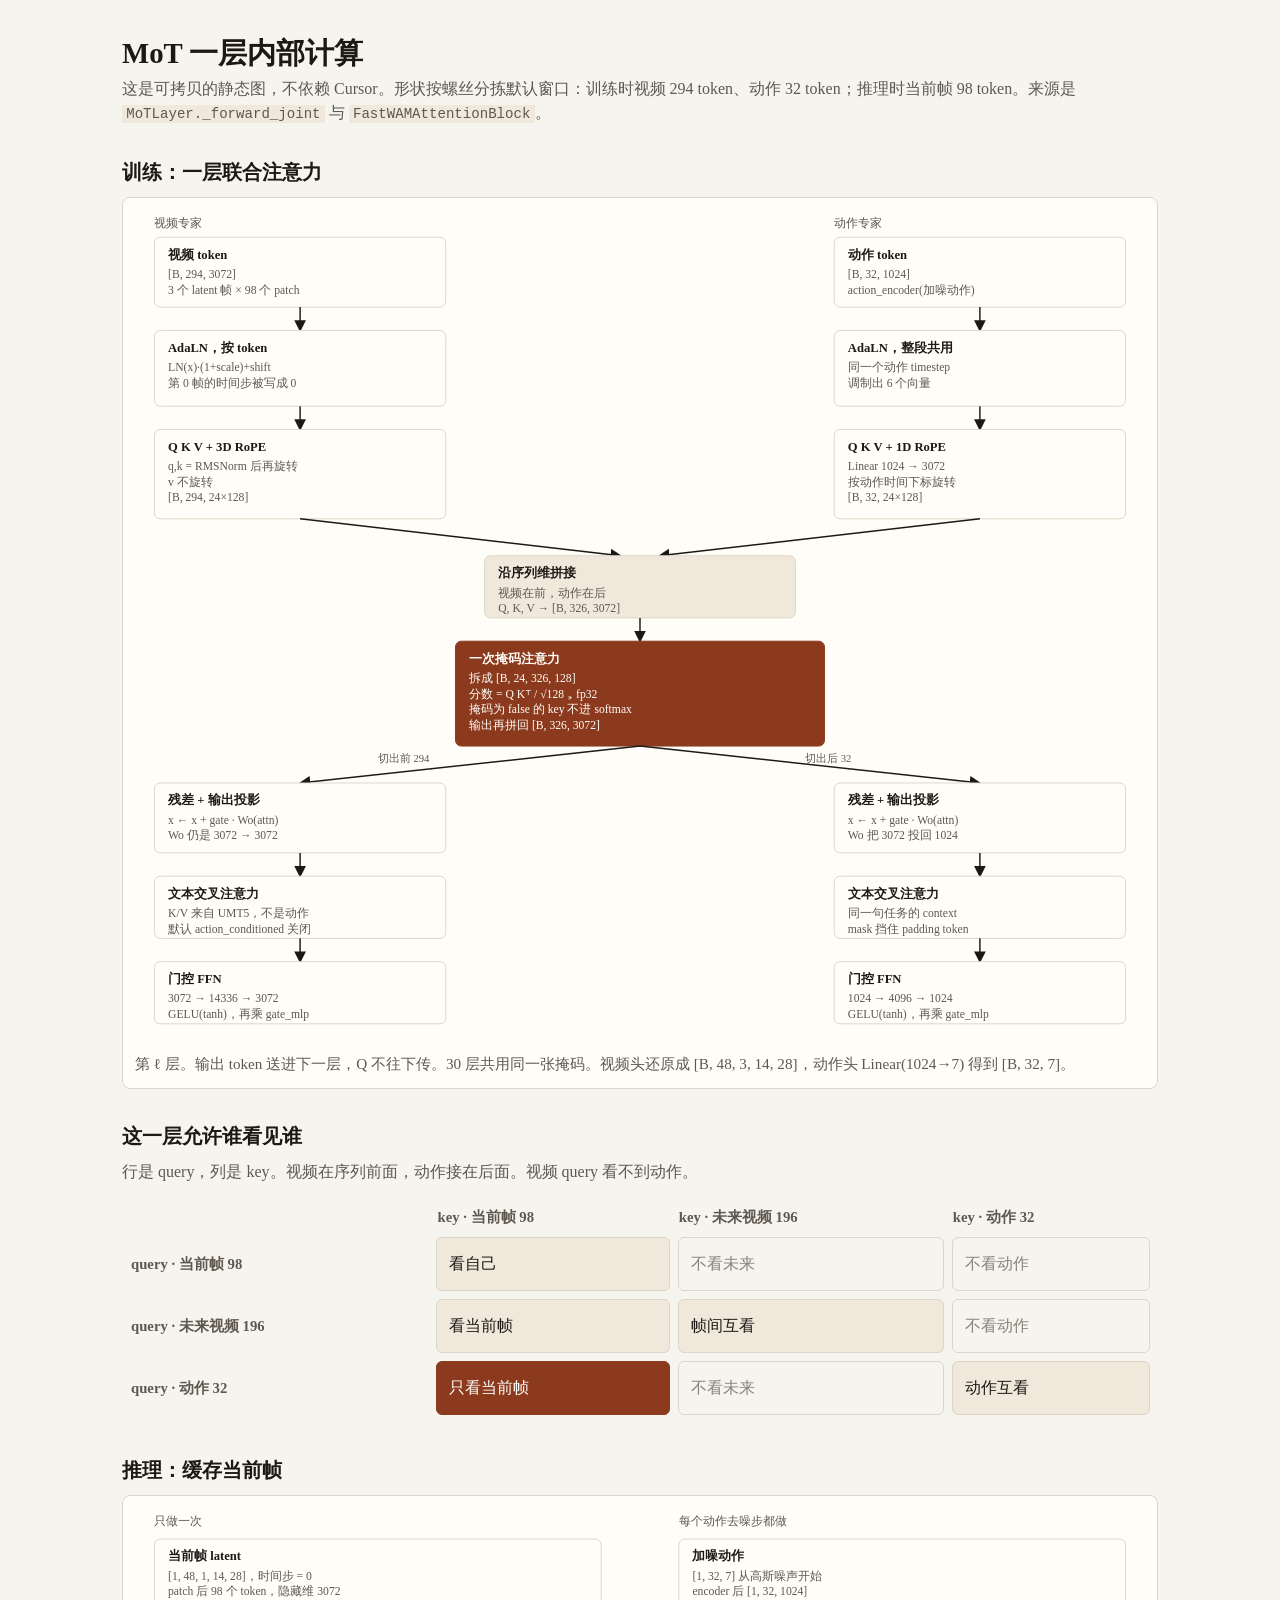
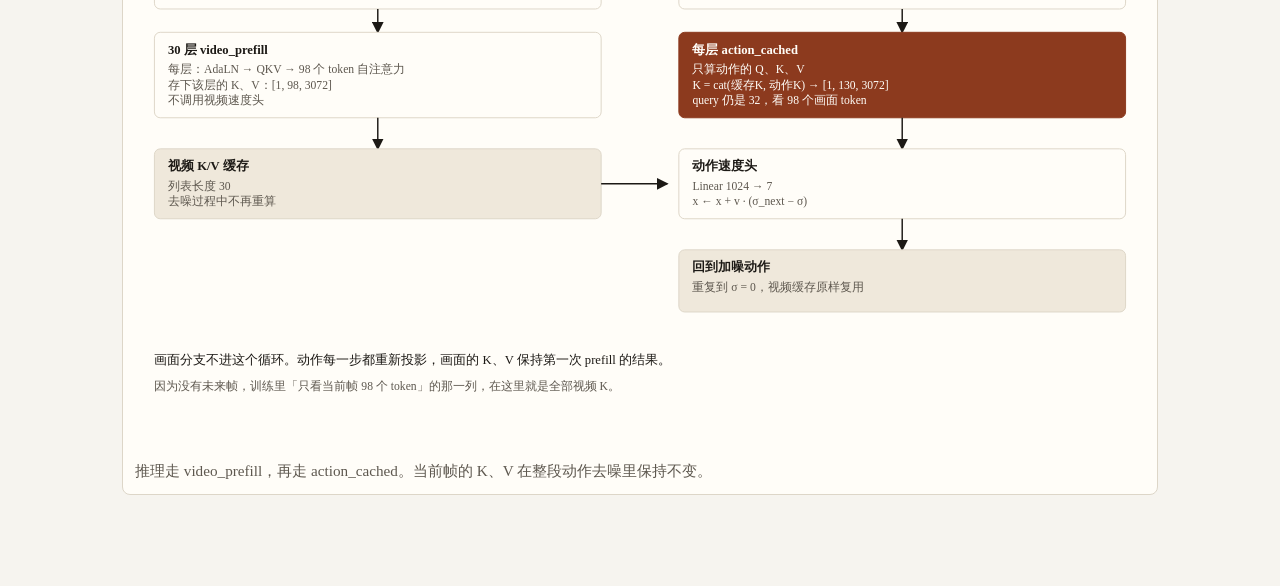
<file: docs/fastwam_mot_flow.html>
<!DOCTYPE html>
<html lang="zh-CN">
<head>
<meta charset="utf-8" />
<meta name="viewport" content="width=device-width, initial-scale=1" />
<title>MoT 一层内部计算</title>
<style>
  :root {
    --bg: #f6f4ef;
    --ink: #1c1915;
    --muted: #5e584f;
    --line: #ddd6c8;
    --card: #fffdf8;
    --mid: #efe8db;
    --accent: #8c3a1e;
    --on-accent: #fffdf8;
  }
  * { box-sizing: border-box; }
  body {
    margin: 0;
    font-family: "Iowan Old Style", Palatino, "Songti SC", serif;
    color: var(--ink);
    background: var(--bg);
    line-height: 1.5;
  }
  main { max-width: 1080px; margin: 0 auto; padding: 36px 22px 72px; }
  h1 { font-size: 1.8rem; line-height: 1.2; margin: 0 0 0.4rem; }
  h2 { font-size: 1.25rem; margin: 2rem 0 0.6rem; }
  p { margin: 0.4rem 0 0.8rem; }
  .lead { color: var(--muted); }
  figure { margin: 0 0 1.2rem; background: var(--card); border: 1px solid var(--line); border-radius: 8px; padding: 12px; }
  figcaption { color: var(--muted); font-size: 0.95rem; margin-top: 8px; }
  svg { width: 100%; height: auto; display: block; }
  .mask { width: 100%; border-collapse: separate; border-spacing: 8px; }
  .mask th { color: var(--muted); font-weight: 650; text-align: left; font-size: 0.92rem; }
  .mask td { border: 1px solid var(--line); border-radius: 6px; padding: 14px 12px; background: var(--bg); }
  .mask td.yes { background: var(--mid); }
  .mask td.link { background: var(--accent); color: var(--on-accent); border-color: var(--accent); }
  .mask td.no { color: #8a8378; }
  code { font-family: "IBM Plex Mono", ui-monospace, monospace; font-size: 0.88rem; background: var(--mid); padding: 0.05em 0.3em; }
</style>
</head>
<body>
<main>
<h1>MoT 一层内部计算</h1>
<p class="lead">这是可拷贝的静态图，不依赖 Cursor。形状按螺丝分拣默认窗口：训练时视频 294 token、动作 32 token；推理时当前帧 98 token。来源是 <code>MoTLayer._forward_joint</code> 与 <code>FastWAMAttentionBlock</code>。</p>

<h2>训练：一层联合注意力</h2>
<figure>
<svg viewBox="0 0 1040 860" role="img" aria-label="MoT 一层联合注意力流程图">
  <defs>
    <marker id="joint-arrow" markerWidth="8" markerHeight="8" refX="7" refY="4" orient="auto">
      <path d="M0,0 L8,4 L0,8 Z" fill="#1c1915"/>
    </marker>
  </defs>
  <text x="20" y="18" fill="#5e584f" font-size="12">视频专家</text>
  <text x="720" y="18" fill="#5e584f" font-size="12">动作专家</text>

  <g><rect x="20" y="28" width="300" height="72" rx="6" fill="#fffdf8" stroke="#ddd6c8"/>
    <text x="34" y="50" fill="#1c1915" font-size="13" font-weight="600">视频 token</text>
    <text x="34" y="70" fill="#5e584f" font-size="12">[B, 294, 3072]</text>
    <text x="34" y="86" fill="#5e584f" font-size="12">3 个 latent 帧 × 98 个 patch</text></g>
  <g><rect x="720" y="28" width="300" height="72" rx="6" fill="#fffdf8" stroke="#ddd6c8"/>
    <text x="734" y="50" fill="#1c1915" font-size="13" font-weight="600">动作 token</text>
    <text x="734" y="70" fill="#5e584f" font-size="12">[B, 32, 1024]</text>
    <text x="734" y="86" fill="#5e584f" font-size="12">action_encoder(加噪动作)</text></g>
  <line x1="170" y1="100" x2="170" y2="124" stroke="#1c1915" stroke-width="1.5" marker-end="url(#joint-arrow)"/>
  <line x1="870" y1="100" x2="870" y2="124" stroke="#1c1915" stroke-width="1.5" marker-end="url(#joint-arrow)"/>

  <g><rect x="20" y="124" width="300" height="78" rx="6" fill="#fffdf8" stroke="#ddd6c8"/>
    <text x="34" y="146" fill="#1c1915" font-size="13" font-weight="600">AdaLN，按 token</text>
    <text x="34" y="166" fill="#5e584f" font-size="12">LN(x)·(1+scale)+shift</text>
    <text x="34" y="182" fill="#5e584f" font-size="12">第 0 帧的时间步被写成 0</text></g>
  <g><rect x="720" y="124" width="300" height="78" rx="6" fill="#fffdf8" stroke="#ddd6c8"/>
    <text x="734" y="146" fill="#1c1915" font-size="13" font-weight="600">AdaLN，整段共用</text>
    <text x="734" y="166" fill="#5e584f" font-size="12">同一个动作 timestep</text>
    <text x="734" y="182" fill="#5e584f" font-size="12">调制出 6 个向量</text></g>
  <line x1="170" y1="202" x2="170" y2="226" stroke="#1c1915" stroke-width="1.5" marker-end="url(#joint-arrow)"/>
  <line x1="870" y1="202" x2="870" y2="226" stroke="#1c1915" stroke-width="1.5" marker-end="url(#joint-arrow)"/>

  <g><rect x="20" y="226" width="300" height="92" rx="6" fill="#fffdf8" stroke="#ddd6c8"/>
    <text x="34" y="248" fill="#1c1915" font-size="13" font-weight="600">Q K V + 3D RoPE</text>
    <text x="34" y="268" fill="#5e584f" font-size="12">q,k = RMSNorm 后再旋转</text>
    <text x="34" y="284" fill="#5e584f" font-size="12">v 不旋转</text>
    <text x="34" y="300" fill="#5e584f" font-size="12">[B, 294, 24×128]</text></g>
  <g><rect x="720" y="226" width="300" height="92" rx="6" fill="#fffdf8" stroke="#ddd6c8"/>
    <text x="734" y="248" fill="#1c1915" font-size="13" font-weight="600">Q K V + 1D RoPE</text>
    <text x="734" y="268" fill="#5e584f" font-size="12">Linear 1024 → 3072</text>
    <text x="734" y="284" fill="#5e584f" font-size="12">按动作时间下标旋转</text>
    <text x="734" y="300" fill="#5e584f" font-size="12">[B, 32, 24×128]</text></g>

  <line x1="170" y1="318" x2="500" y2="356" stroke="#1c1915" stroke-width="1.5" marker-end="url(#joint-arrow)"/>
  <line x1="870" y1="318" x2="540" y2="356" stroke="#1c1915" stroke-width="1.5" marker-end="url(#joint-arrow)"/>

  <g><rect x="360" y="356" width="320" height="64" rx="6" fill="#efe8db" stroke="#ddd6c8"/>
    <text x="374" y="378" fill="#1c1915" font-size="13" font-weight="600">沿序列维拼接</text>
    <text x="374" y="398" fill="#5e584f" font-size="12">视频在前，动作在后</text>
    <text x="374" y="414" fill="#5e584f" font-size="12">Q, K, V → [B, 326, 3072]</text></g>
  <line x1="520" y1="420" x2="520" y2="444" stroke="#1c1915" stroke-width="1.5" marker-end="url(#joint-arrow)"/>

  <g><rect x="330" y="444" width="380" height="108" rx="6" fill="#8c3a1e" stroke="#8c3a1e"/>
    <text x="344" y="466" fill="#fffdf8" font-size="13" font-weight="600">一次掩码注意力</text>
    <text x="344" y="486" fill="#fffdf8" font-size="12">拆成 [B, 24, 326, 128]</text>
    <text x="344" y="502" fill="#fffdf8" font-size="12">分数 = Q Kᵀ / √128，fp32</text>
    <text x="344" y="518" fill="#fffdf8" font-size="12">掩码为 false 的 key 不进 softmax</text>
    <text x="344" y="534" fill="#fffdf8" font-size="12">输出再拼回 [B, 326, 3072]</text></g>

  <line x1="520" y1="552" x2="170" y2="590" stroke="#1c1915" stroke-width="1.5" marker-end="url(#joint-arrow)"/>
  <line x1="520" y1="552" x2="870" y2="590" stroke="#1c1915" stroke-width="1.5" marker-end="url(#joint-arrow)"/>
  <text x="250" y="568" fill="#5e584f" font-size="11">切出前 294</text>
  <text x="690" y="568" fill="#5e584f" font-size="11">切出后 32</text>

  <g><rect x="20" y="590" width="300" height="72" rx="6" fill="#fffdf8" stroke="#ddd6c8"/>
    <text x="34" y="612" fill="#1c1915" font-size="13" font-weight="600">残差 + 输出投影</text>
    <text x="34" y="632" fill="#5e584f" font-size="12">x ← x + gate · Wo(attn)</text>
    <text x="34" y="648" fill="#5e584f" font-size="12">Wo 仍是 3072 → 3072</text></g>
  <g><rect x="720" y="590" width="300" height="72" rx="6" fill="#fffdf8" stroke="#ddd6c8"/>
    <text x="734" y="612" fill="#1c1915" font-size="13" font-weight="600">残差 + 输出投影</text>
    <text x="734" y="632" fill="#5e584f" font-size="12">x ← x + gate · Wo(attn)</text>
    <text x="734" y="648" fill="#5e584f" font-size="12">Wo 把 3072 投回 1024</text></g>
  <line x1="170" y1="662" x2="170" y2="686" stroke="#1c1915" stroke-width="1.5" marker-end="url(#joint-arrow)"/>
  <line x1="870" y1="662" x2="870" y2="686" stroke="#1c1915" stroke-width="1.5" marker-end="url(#joint-arrow)"/>

  <g><rect x="20" y="686" width="300" height="64" rx="6" fill="#fffdf8" stroke="#ddd6c8"/>
    <text x="34" y="708" fill="#1c1915" font-size="13" font-weight="600">文本交叉注意力</text>
    <text x="34" y="728" fill="#5e584f" font-size="12">K/V 来自 UMT5，不是动作</text>
    <text x="34" y="744" fill="#5e584f" font-size="12">默认 action_conditioned 关闭</text></g>
  <g><rect x="720" y="686" width="300" height="64" rx="6" fill="#fffdf8" stroke="#ddd6c8"/>
    <text x="734" y="708" fill="#1c1915" font-size="13" font-weight="600">文本交叉注意力</text>
    <text x="734" y="728" fill="#5e584f" font-size="12">同一句任务的 context</text>
    <text x="734" y="744" fill="#5e584f" font-size="12">mask 挡住 padding token</text></g>
  <line x1="170" y1="750" x2="170" y2="774" stroke="#1c1915" stroke-width="1.5" marker-end="url(#joint-arrow)"/>
  <line x1="870" y1="750" x2="870" y2="774" stroke="#1c1915" stroke-width="1.5" marker-end="url(#joint-arrow)"/>

  <g><rect x="20" y="774" width="300" height="64" rx="6" fill="#fffdf8" stroke="#ddd6c8"/>
    <text x="34" y="796" fill="#1c1915" font-size="13" font-weight="600">门控 FFN</text>
    <text x="34" y="816" fill="#5e584f" font-size="12">3072 → 14336 → 3072</text>
    <text x="34" y="832" fill="#5e584f" font-size="12">GELU(tanh)，再乘 gate_mlp</text></g>
  <g><rect x="720" y="774" width="300" height="64" rx="6" fill="#fffdf8" stroke="#ddd6c8"/>
    <text x="734" y="796" fill="#1c1915" font-size="13" font-weight="600">门控 FFN</text>
    <text x="734" y="816" fill="#5e584f" font-size="12">1024 → 4096 → 1024</text>
    <text x="734" y="832" fill="#5e584f" font-size="12">GELU(tanh)，再乘 gate_mlp</text></g>
</svg>
<figcaption>第 ℓ 层。输出 token 送进下一层，Q 不往下传。30 层共用同一张掩码。视频头还原成 [B, 48, 3, 14, 28]，动作头 Linear(1024→7) 得到 [B, 32, 7]。</figcaption>
</figure>

<h2>这一层允许谁看见谁</h2>
<p class="lead">行是 query，列是 key。视频在序列前面，动作接在后面。视频 query 看不到动作。</p>
<table class="mask">
  <tr><th></th><th>key · 当前帧 98</th><th>key · 未来视频 196</th><th>key · 动作 32</th></tr>
  <tr><th>query · 当前帧 98</th><td class="yes">看自己</td><td class="no">不看未来</td><td class="no">不看动作</td></tr>
  <tr><th>query · 未来视频 196</th><td class="yes">看当前帧</td><td class="yes">帧间互看</td><td class="no">不看动作</td></tr>
  <tr><th>query · 动作 32</th><td class="link">只看当前帧</td><td class="no">不看未来</td><td class="yes">动作互看</td></tr>
</table>

<h2>推理：缓存当前帧</h2>
<figure>
<svg viewBox="0 0 1040 560" role="img" aria-label="推理时 MoT 的缓存计算流程">
  <defs>
    <marker id="infer-arrow" markerWidth="8" markerHeight="8" refX="7" refY="4" orient="auto">
      <path d="M0,0 L8,4 L0,8 Z" fill="#1c1915"/>
    </marker>
  </defs>
  <text x="20" y="18" fill="#5e584f" font-size="12">只做一次</text>
  <text x="560" y="18" fill="#5e584f" font-size="12">每个动作去噪步都做</text>

  <g><rect x="20" y="32" width="460" height="72" rx="6" fill="#fffdf8" stroke="#ddd6c8"/>
    <text x="34" y="54" fill="#1c1915" font-size="13" font-weight="600">当前帧 latent</text>
    <text x="34" y="74" fill="#5e584f" font-size="12">[1, 48, 1, 14, 28]，时间步 = 0</text>
    <text x="34" y="90" fill="#5e584f" font-size="12">patch 后 98 个 token，隐藏维 3072</text></g>
  <line x1="250" y1="104" x2="250" y2="128" stroke="#1c1915" stroke-width="1.5" marker-end="url(#infer-arrow)"/>
  <g><rect x="20" y="128" width="460" height="88" rx="6" fill="#fffdf8" stroke="#ddd6c8"/>
    <text x="34" y="150" fill="#1c1915" font-size="13" font-weight="600">30 层 video_prefill</text>
    <text x="34" y="170" fill="#5e584f" font-size="12">每层：AdaLN → QKV → 98 个 token 自注意力</text>
    <text x="34" y="186" fill="#5e584f" font-size="12">存下该层的 K、V：[1, 98, 3072]</text>
    <text x="34" y="202" fill="#5e584f" font-size="12">不调用视频速度头</text></g>
  <line x1="250" y1="216" x2="250" y2="248" stroke="#1c1915" stroke-width="1.5" marker-end="url(#infer-arrow)"/>
  <g><rect x="20" y="248" width="460" height="72" rx="6" fill="#efe8db" stroke="#ddd6c8"/>
    <text x="34" y="270" fill="#1c1915" font-size="13" font-weight="600">视频 K/V 缓存</text>
    <text x="34" y="290" fill="#5e584f" font-size="12">列表长度 30</text>
    <text x="34" y="306" fill="#5e584f" font-size="12">去噪过程中不再重算</text></g>
  <line x1="480" y1="284" x2="548" y2="284" stroke="#1c1915" stroke-width="1.5" marker-end="url(#infer-arrow)"/>

  <g><rect x="560" y="32" width="460" height="72" rx="6" fill="#fffdf8" stroke="#ddd6c8"/>
    <text x="574" y="54" fill="#1c1915" font-size="13" font-weight="600">加噪动作</text>
    <text x="574" y="74" fill="#5e584f" font-size="12">[1, 32, 7] 从高斯噪声开始</text>
    <text x="574" y="90" fill="#5e584f" font-size="12">encoder 后 [1, 32, 1024]</text></g>
  <line x1="790" y1="104" x2="790" y2="128" stroke="#1c1915" stroke-width="1.5" marker-end="url(#infer-arrow)"/>
  <g><rect x="560" y="128" width="460" height="88" rx="6" fill="#8c3a1e" stroke="#8c3a1e"/>
    <text x="574" y="150" fill="#fffdf8" font-size="13" font-weight="600">每层 action_cached</text>
    <text x="574" y="170" fill="#fffdf8" font-size="12">只算动作的 Q、K、V</text>
    <text x="574" y="186" fill="#fffdf8" font-size="12">K = cat(缓存K, 动作K) → [1, 130, 3072]</text>
    <text x="574" y="202" fill="#fffdf8" font-size="12">query 仍是 32，看 98 个画面 token</text></g>
  <line x1="790" y1="216" x2="790" y2="248" stroke="#1c1915" stroke-width="1.5" marker-end="url(#infer-arrow)"/>
  <g><rect x="560" y="248" width="460" height="72" rx="6" fill="#fffdf8" stroke="#ddd6c8"/>
    <text x="574" y="270" fill="#1c1915" font-size="13" font-weight="600">动作速度头</text>
    <text x="574" y="290" fill="#5e584f" font-size="12">Linear 1024 → 7</text>
    <text x="574" y="306" fill="#5e584f" font-size="12">x ← x + v · (σ_next − σ)</text></g>
  <line x1="790" y1="320" x2="790" y2="352" stroke="#1c1915" stroke-width="1.5" marker-end="url(#infer-arrow)"/>
  <g><rect x="560" y="352" width="460" height="64" rx="6" fill="#efe8db" stroke="#ddd6c8"/>
    <text x="574" y="374" fill="#1c1915" font-size="13" font-weight="600">回到加噪动作</text>
    <text x="574" y="394" fill="#5e584f" font-size="12">重复到 σ = 0，视频缓存原样复用</text></g>

  <text x="20" y="470" fill="#1c1915" font-size="13">画面分支不进这个循环。动作每一步都重新投影，画面的 K、V 保持第一次 prefill 的结果。</text>
  <text x="20" y="496" fill="#5e584f" font-size="12">因为没有未来帧，训练里「只看当前帧 98 个 token」的那一列，在这里就是全部视频 K。</text>
</svg>
<figcaption>推理走 video_prefill，再走 action_cached。当前帧的 K、V 在整段动作去噪里保持不变。</figcaption>
</figure>
</main>
</body>
</html>
</file>
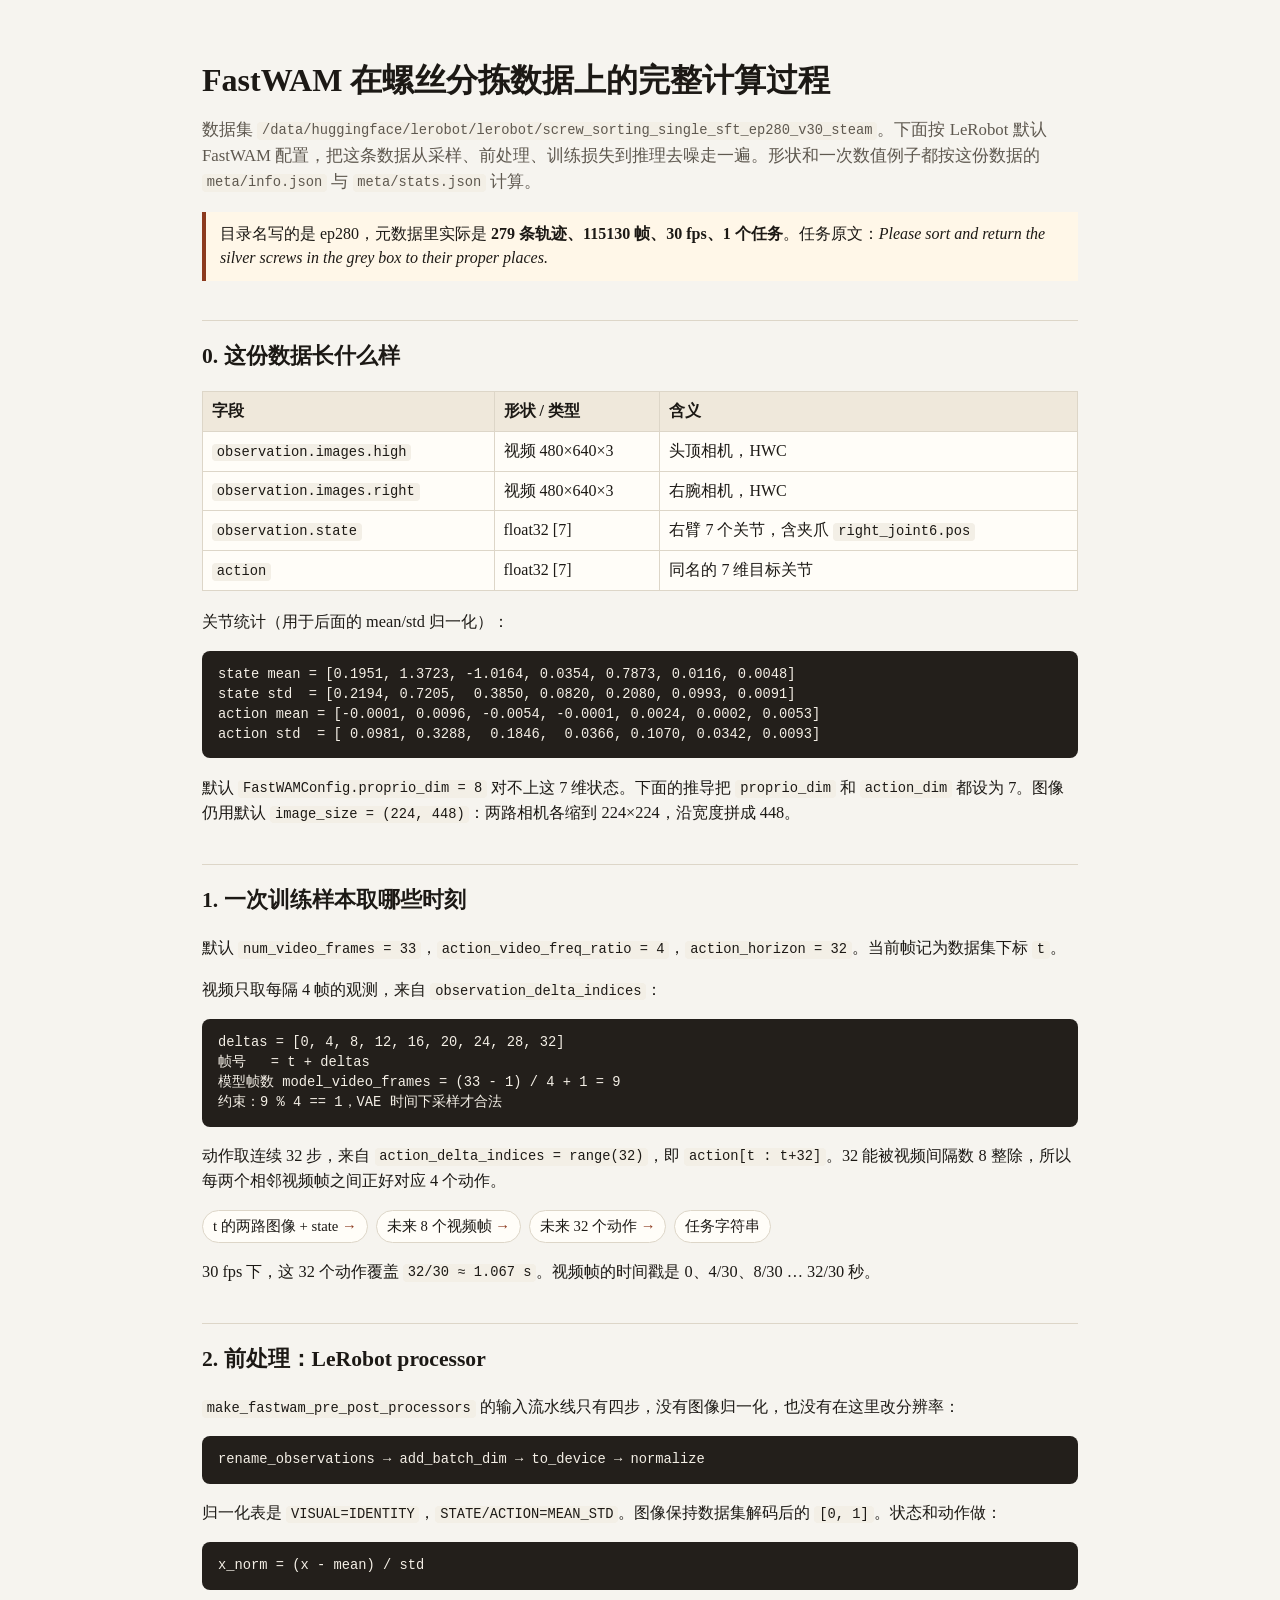
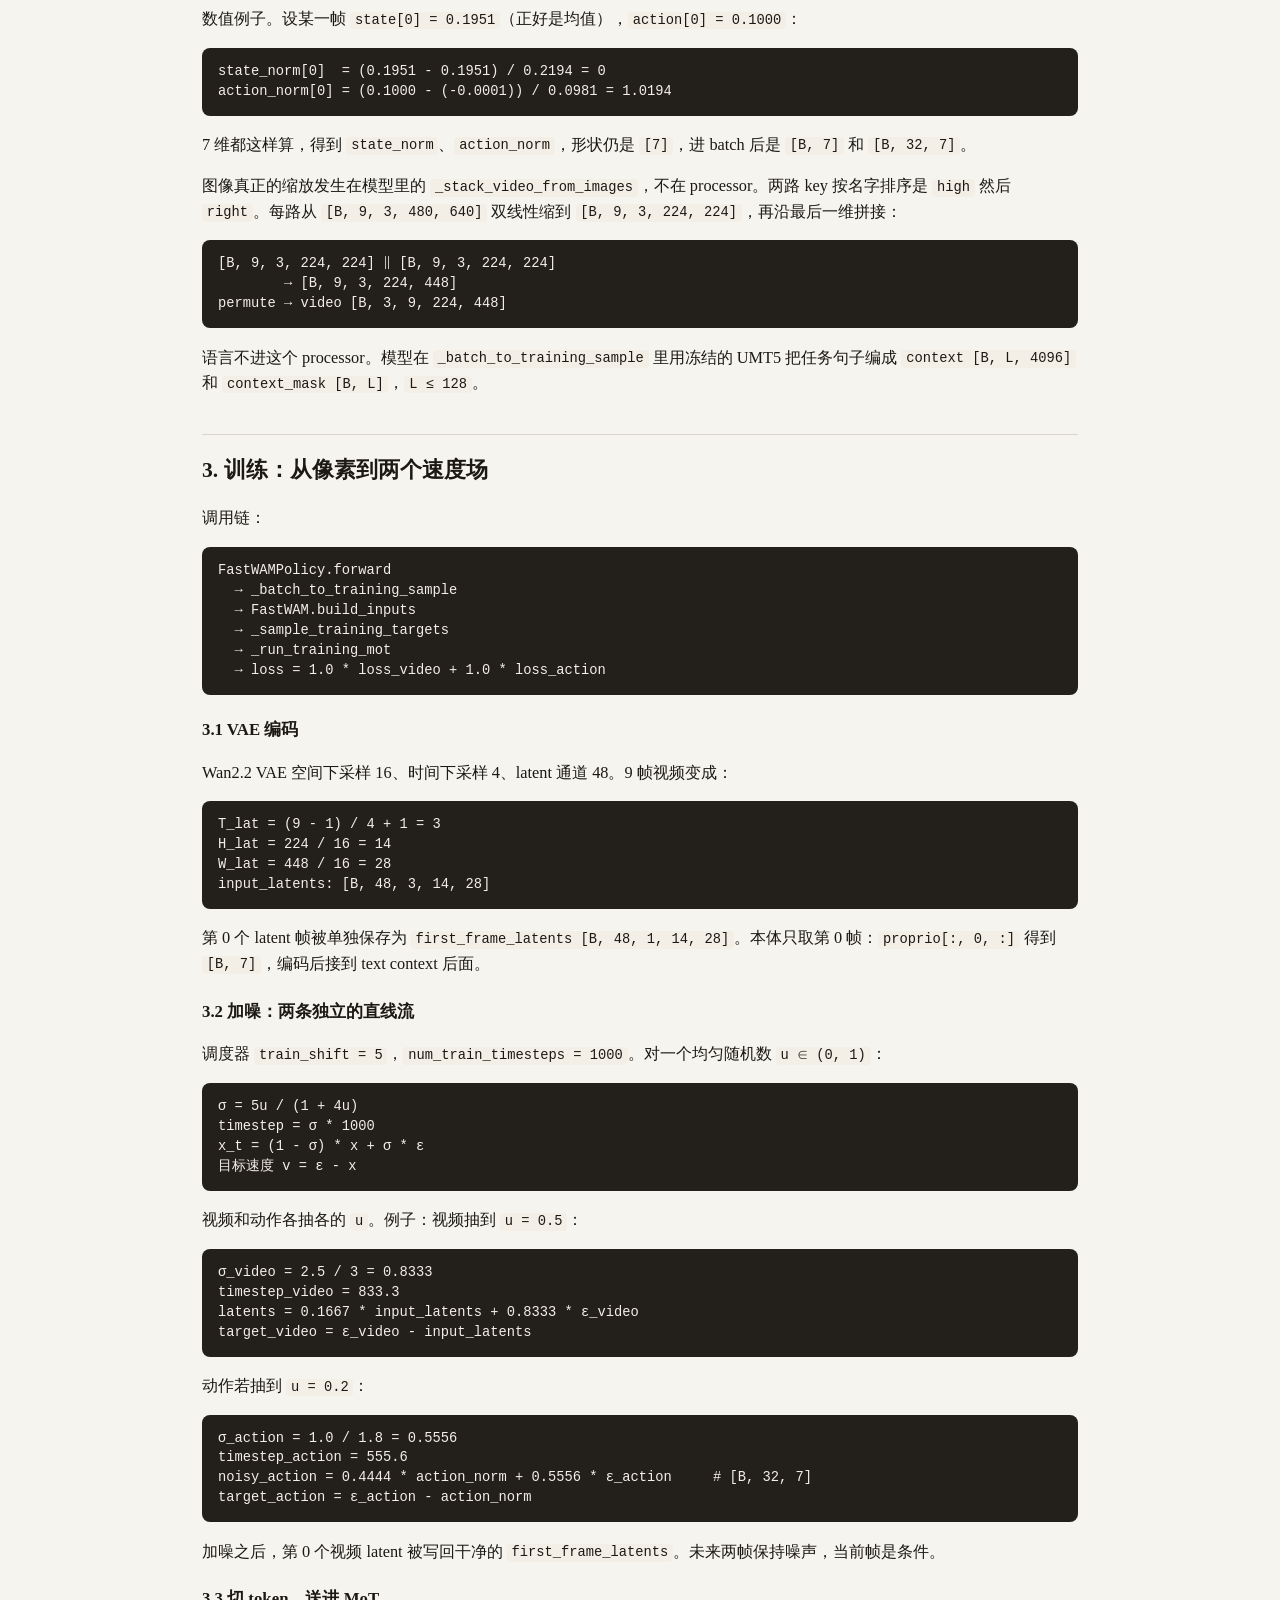
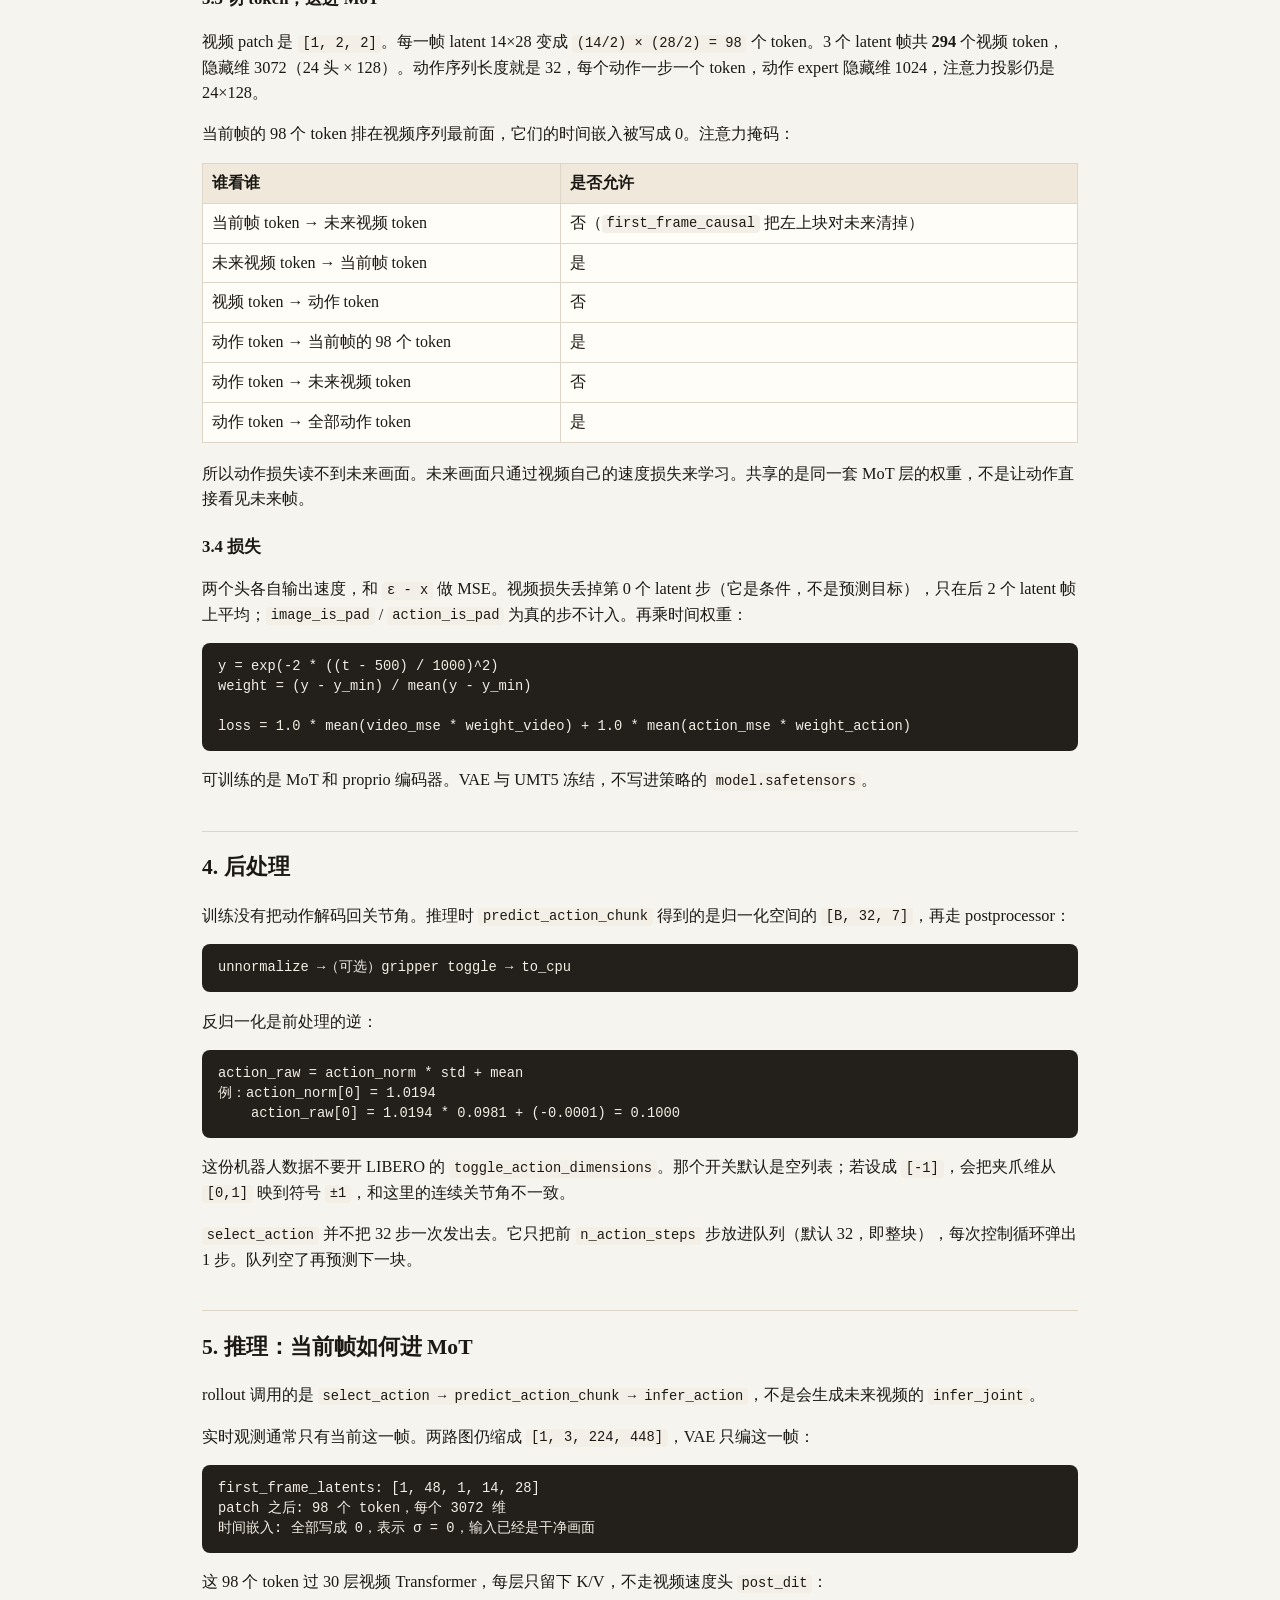
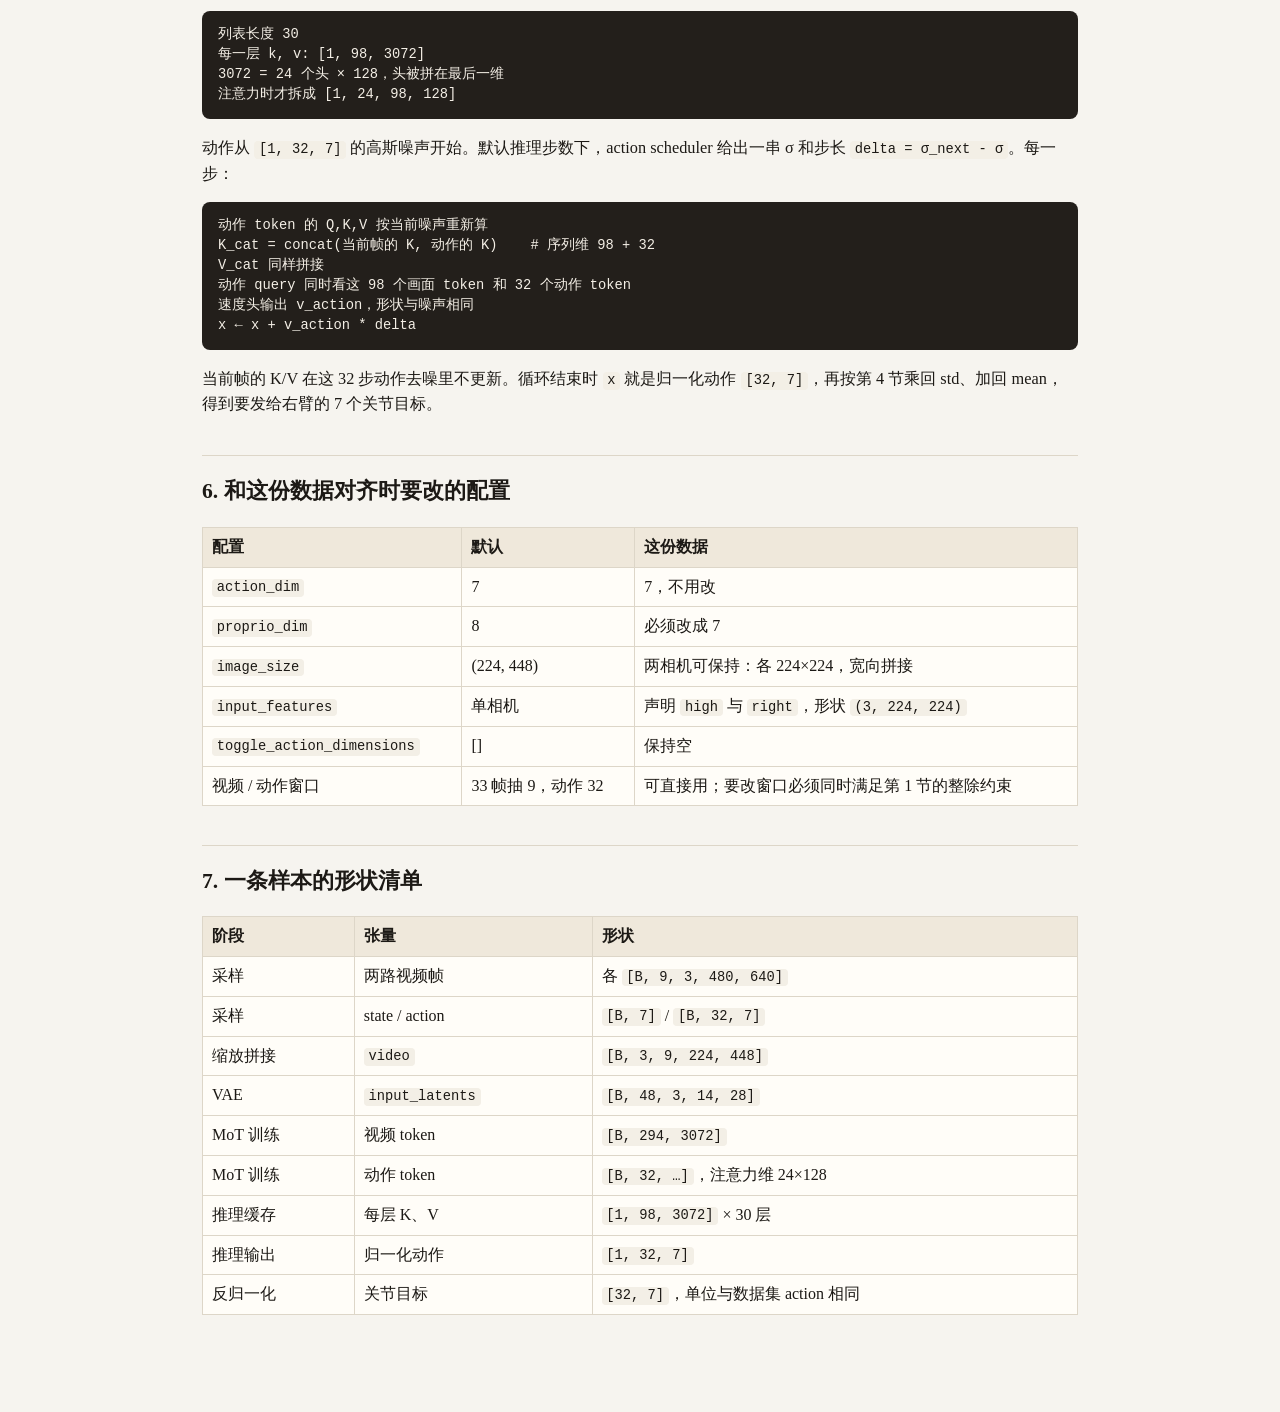
<file: docs/fastwam_screw_sorting_walkthrough.html>
<!DOCTYPE html>
<html lang="zh-CN">
<head>
<meta charset="utf-8" />
<meta name="viewport" content="width=device-width, initial-scale=1" />
<title>FastWAM × screw_sorting 全流程推导</title>
<style>
  :root {
    --bg: #f6f4ef;
    --ink: #1c1915;
    --muted: #5e584f;
    --line: #ddd6c8;
    --card: #fffdf8;
    --accent: #8c3a1e;
    --code: #f3efe6;
  }
  * { box-sizing: border-box; }
  body {
    margin: 0;
    font-family: "Iowan Old Style", Palatino, "Songti SC", serif;
    color: var(--ink);
    background: var(--bg);
    line-height: 1.55;
  }
  main { max-width: 920px; margin: 0 auto; padding: 40px 22px 80px; }
  h1 { font-size: 2rem; line-height: 1.2; margin-bottom: 0.3rem; }
  h2 { font-size: 1.35rem; margin-top: 2.4rem; border-top: 1px solid var(--line); padding-top: 1.2rem; }
  h3 { font-size: 1.05rem; margin-top: 1.4rem; }
  p, li { font-size: 1.02rem; }
  .lead { color: var(--muted); font-size: 1.05rem; }
  code, pre { font-family: "IBM Plex Mono", ui-monospace, monospace; font-size: 0.86rem; }
  code { background: var(--code); padding: 0.1em 0.35em; border-radius: 4px; }
  pre {
    background: #231f1b; color: #f4efe6; padding: 14px 16px; overflow-x: auto;
    border-radius: 8px; line-height: 1.45;
  }
  table { width: 100%; border-collapse: collapse; margin: 12px 0 18px; background: var(--card); }
  th, td { border: 1px solid var(--line); padding: 7px 9px; text-align: left; vertical-align: top; }
  th { background: #efe8db; font-weight: 650; }
  .note { background: #fff7e8; border-left: 4px solid var(--accent); padding: 10px 14px; margin: 14px 0; }
  .flow { display: flex; flex-wrap: wrap; gap: 8px; margin: 14px 0; }
  .flow span {
    background: var(--card); border: 1px solid var(--line); border-radius: 999px;
    padding: 4px 10px; font-size: 0.92rem;
  }
  .flow span::after { content: " →"; color: var(--accent); }
  .flow span:last-child::after { content: ""; }
</style>
</head>
<body>
<main>
<h1>FastWAM 在螺丝分拣数据上的完整计算过程</h1>
<p class="lead">数据集 <code>/data/huggingface/lerobot/lerobot/screw_sorting_single_sft_ep280_v30_steam</code>。下面按 LeRobot 默认 FastWAM 配置，把这条数据从采样、前处理、训练损失到推理去噪走一遍。形状和一次数值例子都按这份数据的 <code>meta/info.json</code> 与 <code>meta/stats.json</code> 计算。</p>

<div class="note">
目录名写的是 ep280，元数据里实际是 <strong>279 条轨迹、115130 帧、30 fps、1 个任务</strong>。任务原文：<em>Please sort and return the silver screws in the grey box to their proper places.</em>
</div>

<h2>0. 这份数据长什么样</h2>
<table>
  <tr><th>字段</th><th>形状 / 类型</th><th>含义</th></tr>
  <tr><td><code>observation.images.high</code></td><td>视频 480×640×3</td><td>头顶相机，HWC</td></tr>
  <tr><td><code>observation.images.right</code></td><td>视频 480×640×3</td><td>右腕相机，HWC</td></tr>
  <tr><td><code>observation.state</code></td><td>float32 [7]</td><td>右臂 7 个关节，含夹爪 <code>right_joint6.pos</code></td></tr>
  <tr><td><code>action</code></td><td>float32 [7]</td><td>同名的 7 维目标关节</td></tr>
</table>
<p>关节统计（用于后面的 mean/std 归一化）：</p>
<pre>state mean = [0.1951, 1.3723, -1.0164, 0.0354, 0.7873, 0.0116, 0.0048]
state std  = [0.2194, 0.7205,  0.3850, 0.0820, 0.2080, 0.0993, 0.0091]
action mean = [-0.0001, 0.0096, -0.0054, -0.0001, 0.0024, 0.0002, 0.0053]
action std  = [ 0.0981, 0.3288,  0.1846,  0.0366, 0.1070, 0.0342, 0.0093]</pre>
<p>默认 <code>FastWAMConfig.proprio_dim = 8</code> 对不上这 7 维状态。下面的推导把 <code>proprio_dim</code> 和 <code>action_dim</code> 都设为 7。图像仍用默认 <code>image_size = (224, 448)</code>：两路相机各缩到 224×224，沿宽度拼成 448。</p>

<h2>1. 一次训练样本取哪些时刻</h2>
<p>默认 <code>num_video_frames = 33</code>，<code>action_video_freq_ratio = 4</code>，<code>action_horizon = 32</code>。当前帧记为数据集下标 <code>t</code>。</p>
<p>视频只取每隔 4 帧的观测，来自 <code>observation_delta_indices</code>：</p>
<pre>deltas = [0, 4, 8, 12, 16, 20, 24, 28, 32]
帧号   = t + deltas
模型帧数 model_video_frames = (33 - 1) / 4 + 1 = 9
约束：9 % 4 == 1，VAE 时间下采样才合法</pre>
<p>动作取连续 32 步，来自 <code>action_delta_indices = range(32)</code>，即 <code>action[t : t+32]</code>。32 能被视频间隔数 8 整除，所以每两个相邻视频帧之间正好对应 4 个动作。</p>
<div class="flow">
  <span>t 的两路图像 + state</span>
  <span>未来 8 个视频帧</span>
  <span>未来 32 个动作</span>
  <span>任务字符串</span>
</div>
<p>30 fps 下，这 32 个动作覆盖 <code>32/30 ≈ 1.067 s</code>。视频帧的时间戳是 0、4/30、8/30 … 32/30 秒。</p>

<h2>2. 前处理：LeRobot processor</h2>
<p><code>make_fastwam_pre_post_processors</code> 的输入流水线只有四步，没有图像归一化，也没有在这里改分辨率：</p>
<pre>rename_observations → add_batch_dim → to_device → normalize</pre>
<p>归一化表是 <code>VISUAL=IDENTITY</code>，<code>STATE/ACTION=MEAN_STD</code>。图像保持数据集解码后的 <code>[0, 1]</code>。状态和动作做：</p>
<pre>x_norm = (x - mean) / std</pre>
<p>数值例子。设某一帧 <code>state[0] = 0.1951</code>（正好是均值），<code>action[0] = 0.1000</code>：</p>
<pre>state_norm[0]  = (0.1951 - 0.1951) / 0.2194 = 0
action_norm[0] = (0.1000 - (-0.0001)) / 0.0981 = 1.0194</pre>
<p>7 维都这样算，得到 <code>state_norm</code>、<code>action_norm</code>，形状仍是 <code>[7]</code>，进 batch 后是 <code>[B, 7]</code> 和 <code>[B, 32, 7]</code>。</p>
<p>图像真正的缩放发生在模型里的 <code>_stack_video_from_images</code>，不在 processor。两路 key 按名字排序是 <code>high</code> 然后 <code>right</code>。每路从 <code>[B, 9, 3, 480, 640]</code> 双线性缩到 <code>[B, 9, 3, 224, 224]</code>，再沿最后一维拼接：</p>
<pre>[B, 9, 3, 224, 224] ∥ [B, 9, 3, 224, 224]
        → [B, 9, 3, 224, 448]
permute → video [B, 3, 9, 224, 448]</pre>
<p>语言不进这个 processor。模型在 <code>_batch_to_training_sample</code> 里用冻结的 UMT5 把任务句子编成 <code>context [B, L, 4096]</code> 和 <code>context_mask [B, L]</code>，<code>L ≤ 128</code>。</p>

<h2>3. 训练：从像素到两个速度场</h2>
<p>调用链：</p>
<pre>FastWAMPolicy.forward
  → _batch_to_training_sample
  → FastWAM.build_inputs
  → _sample_training_targets
  → _run_training_mot
  → loss = 1.0 * loss_video + 1.0 * loss_action</pre>

<h3>3.1 VAE 编码</h3>
<p>Wan2.2 VAE 空间下采样 16、时间下采样 4、latent 通道 48。9 帧视频变成：</p>
<pre>T_lat = (9 - 1) / 4 + 1 = 3
H_lat = 224 / 16 = 14
W_lat = 448 / 16 = 28
input_latents: [B, 48, 3, 14, 28]</pre>
<p>第 0 个 latent 帧被单独保存为 <code>first_frame_latents [B, 48, 1, 14, 28]</code>。本体只取第 0 帧：<code>proprio[:, 0, :]</code> 得到 <code>[B, 7]</code>，编码后接到 text context 后面。</p>

<h3>3.2 加噪：两条独立的直线流</h3>
<p>调度器 <code>train_shift = 5</code>，<code>num_train_timesteps = 1000</code>。对一个均匀随机数 <code>u ∈ (0, 1)</code>：</p>
<pre>σ = 5u / (1 + 4u)
timestep = σ * 1000
x_t = (1 - σ) * x + σ * ε
目标速度 v = ε - x</pre>
<p>视频和动作各抽各的 <code>u</code>。例子：视频抽到 <code>u = 0.5</code>：</p>
<pre>σ_video = 2.5 / 3 = 0.8333
timestep_video = 833.3
latents = 0.1667 * input_latents + 0.8333 * ε_video
target_video = ε_video - input_latents</pre>
<p>动作若抽到 <code>u = 0.2</code>：</p>
<pre>σ_action = 1.0 / 1.8 = 0.5556
timestep_action = 555.6
noisy_action = 0.4444 * action_norm + 0.5556 * ε_action     # [B, 32, 7]
target_action = ε_action - action_norm</pre>
<p>加噪之后，第 0 个视频 latent 被写回干净的 <code>first_frame_latents</code>。未来两帧保持噪声，当前帧是条件。</p>

<h3>3.3 切 token，送进 MoT</h3>
<p>视频 patch 是 <code>[1, 2, 2]</code>。每一帧 latent 14×28 变成 <code>(14/2) × (28/2) = 98</code> 个 token。3 个 latent 帧共 <strong>294</strong> 个视频 token，隐藏维 3072（24 头 × 128）。动作序列长度就是 32，每个动作一步一个 token，动作 expert 隐藏维 1024，注意力投影仍是 24×128。</p>
<p>当前帧的 98 个 token 排在视频序列最前面，它们的时间嵌入被写成 0。注意力掩码：</p>
<table>
  <tr><th>谁看谁</th><th>是否允许</th></tr>
  <tr><td>当前帧 token → 未来视频 token</td><td>否（<code>first_frame_causal</code> 把左上块对未来清掉）</td></tr>
  <tr><td>未来视频 token → 当前帧 token</td><td>是</td></tr>
  <tr><td>视频 token → 动作 token</td><td>否</td></tr>
  <tr><td>动作 token → 当前帧的 98 个 token</td><td>是</td></tr>
  <tr><td>动作 token → 未来视频 token</td><td>否</td></tr>
  <tr><td>动作 token → 全部动作 token</td><td>是</td></tr>
</table>
<p>所以动作损失读不到未来画面。未来画面只通过视频自己的速度损失来学习。共享的是同一套 MoT 层的权重，不是让动作直接看见未来帧。</p>

<h3>3.4 损失</h3>
<p>两个头各自输出速度，和 <code>ε - x</code> 做 MSE。视频损失丢掉第 0 个 latent 步（它是条件，不是预测目标），只在后 2 个 latent 帧上平均；<code>image_is_pad</code> / <code>action_is_pad</code> 为真的步不计入。再乘时间权重：</p>
<pre>y = exp(-2 * ((t - 500) / 1000)^2)
weight = (y - y_min) / mean(y - y_min)

loss = 1.0 * mean(video_mse * weight_video) + 1.0 * mean(action_mse * weight_action)</pre>
<p>可训练的是 MoT 和 proprio 编码器。VAE 与 UMT5 冻结，不写进策略的 <code>model.safetensors</code>。</p>

<h2>4. 后处理</h2>
<p>训练没有把动作解码回关节角。推理时 <code>predict_action_chunk</code> 得到的是归一化空间的 <code>[B, 32, 7]</code>，再走 postprocessor：</p>
<pre>unnormalize →（可选）gripper toggle → to_cpu</pre>
<p>反归一化是前处理的逆：</p>
<pre>action_raw = action_norm * std + mean
例：action_norm[0] = 1.0194
    action_raw[0] = 1.0194 * 0.0981 + (-0.0001) = 0.1000</pre>
<p>这份机器人数据不要开 LIBERO 的 <code>toggle_action_dimensions</code>。那个开关默认是空列表；若设成 <code>[-1]</code>，会把夹爪维从 <code>[0,1]</code> 映到符号 <code>±1</code>，和这里的连续关节角不一致。</p>
<p><code>select_action</code> 并不把 32 步一次发出去。它只把前 <code>n_action_steps</code> 步放进队列（默认 32，即整块），每次控制循环弹出 1 步。队列空了再预测下一块。</p>

<h2>5. 推理：当前帧如何进 MoT</h2>
<p>rollout 调用的是 <code>select_action → predict_action_chunk → infer_action</code>，不是会生成未来视频的 <code>infer_joint</code>。</p>
<p>实时观测通常只有当前这一帧。两路图仍缩成 <code>[1, 3, 224, 448]</code>，VAE 只编这一帧：</p>
<pre>first_frame_latents: [1, 48, 1, 14, 28]
patch 之后: 98 个 token，每个 3072 维
时间嵌入: 全部写成 0，表示 σ = 0，输入已经是干净画面</pre>
<p>这 98 个 token 过 30 层视频 Transformer，每层只留下 K/V，不走视频速度头 <code>post_dit</code>：</p>
<pre>列表长度 30
每一层 k, v: [1, 98, 3072]
3072 = 24 个头 × 128，头被拼在最后一维
注意力时才拆成 [1, 24, 98, 128]</pre>
<p>动作从 <code>[1, 32, 7]</code> 的高斯噪声开始。默认推理步数下，action scheduler 给出一串 σ 和步长 <code>delta = σ_next - σ</code>。每一步：</p>
<pre>动作 token 的 Q,K,V 按当前噪声重新算
K_cat = concat(当前帧的 K, 动作的 K)    # 序列维 98 + 32
V_cat 同样拼接
动作 query 同时看这 98 个画面 token 和 32 个动作 token
速度头输出 v_action，形状与噪声相同
x ← x + v_action * delta</pre>
<p>当前帧的 K/V 在这 32 步动作去噪里不更新。循环结束时 <code>x</code> 就是归一化动作 <code>[32, 7]</code>，再按第 4 节乘回 std、加回 mean，得到要发给右臂的 7 个关节目标。</p>

<h2>6. 和这份数据对齐时要改的配置</h2>
<table>
  <tr><th>配置</th><th>默认</th><th>这份数据</th></tr>
  <tr><td><code>action_dim</code></td><td>7</td><td>7，不用改</td></tr>
  <tr><td><code>proprio_dim</code></td><td>8</td><td>必须改成 7</td></tr>
  <tr><td><code>image_size</code></td><td>(224, 448)</td><td>两相机可保持：各 224×224，宽向拼接</td></tr>
  <tr><td><code>input_features</code></td><td>单相机</td><td>声明 <code>high</code> 与 <code>right</code>，形状 <code>(3, 224, 224)</code></td></tr>
  <tr><td><code>toggle_action_dimensions</code></td><td>[]</td><td>保持空</td></tr>
  <tr><td>视频 / 动作窗口</td><td>33 帧抽 9，动作 32</td><td>可直接用；要改窗口必须同时满足第 1 节的整除约束</td></tr>
</table>

<h2>7. 一条样本的形状清单</h2>
<table>
  <tr><th>阶段</th><th>张量</th><th>形状</th></tr>
  <tr><td>采样</td><td>两路视频帧</td><td>各 <code>[B, 9, 3, 480, 640]</code></td></tr>
  <tr><td>采样</td><td>state / action</td><td><code>[B, 7]</code> / <code>[B, 32, 7]</code></td></tr>
  <tr><td>缩放拼接</td><td><code>video</code></td><td><code>[B, 3, 9, 224, 448]</code></td></tr>
  <tr><td>VAE</td><td><code>input_latents</code></td><td><code>[B, 48, 3, 14, 28]</code></td></tr>
  <tr><td>MoT 训练</td><td>视频 token</td><td><code>[B, 294, 3072]</code></td></tr>
  <tr><td>MoT 训练</td><td>动作 token</td><td><code>[B, 32, …]</code>，注意力维 24×128</td></tr>
  <tr><td>推理缓存</td><td>每层 K、V</td><td><code>[1, 98, 3072]</code> × 30 层</td></tr>
  <tr><td>推理输出</td><td>归一化动作</td><td><code>[1, 32, 7]</code></td></tr>
  <tr><td>反归一化</td><td>关节目标</td><td><code>[32, 7]</code>，单位与数据集 action 相同</td></tr>
</table>
</main>
</body>
</html>
</file>
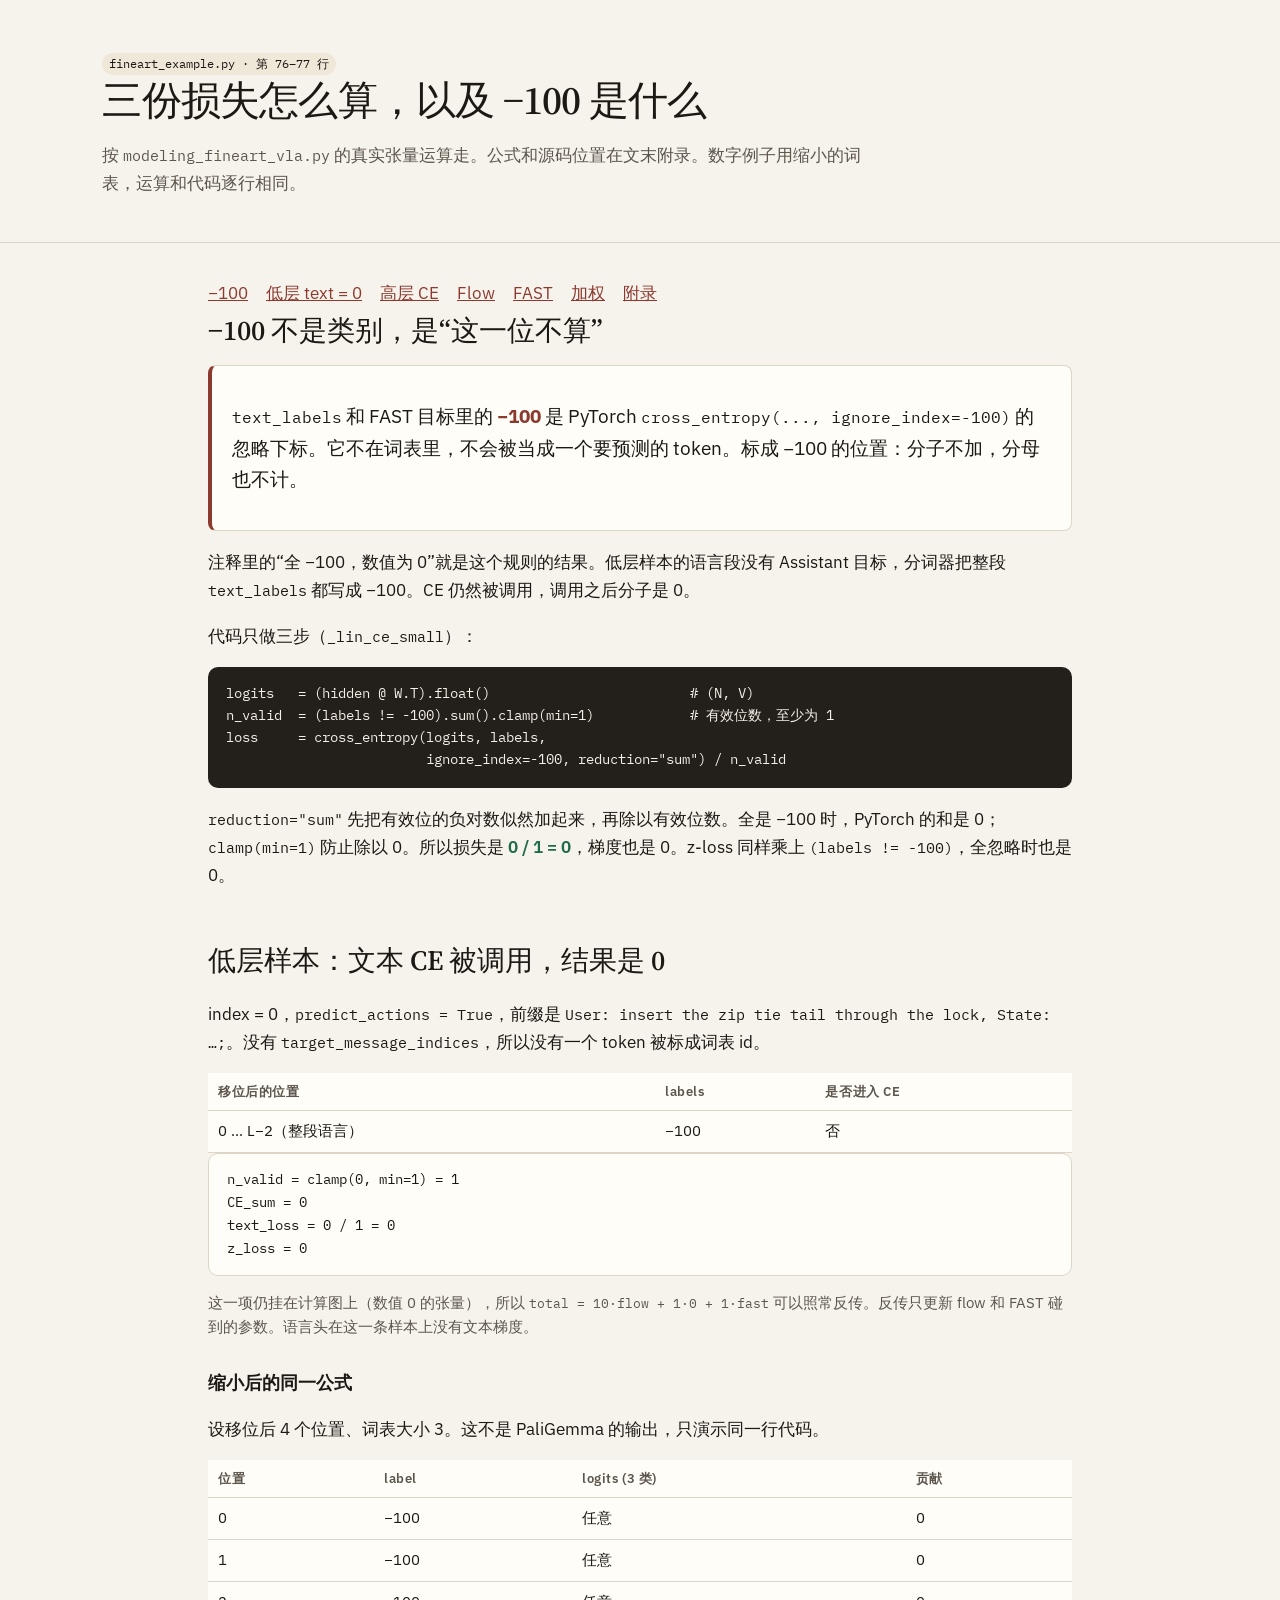
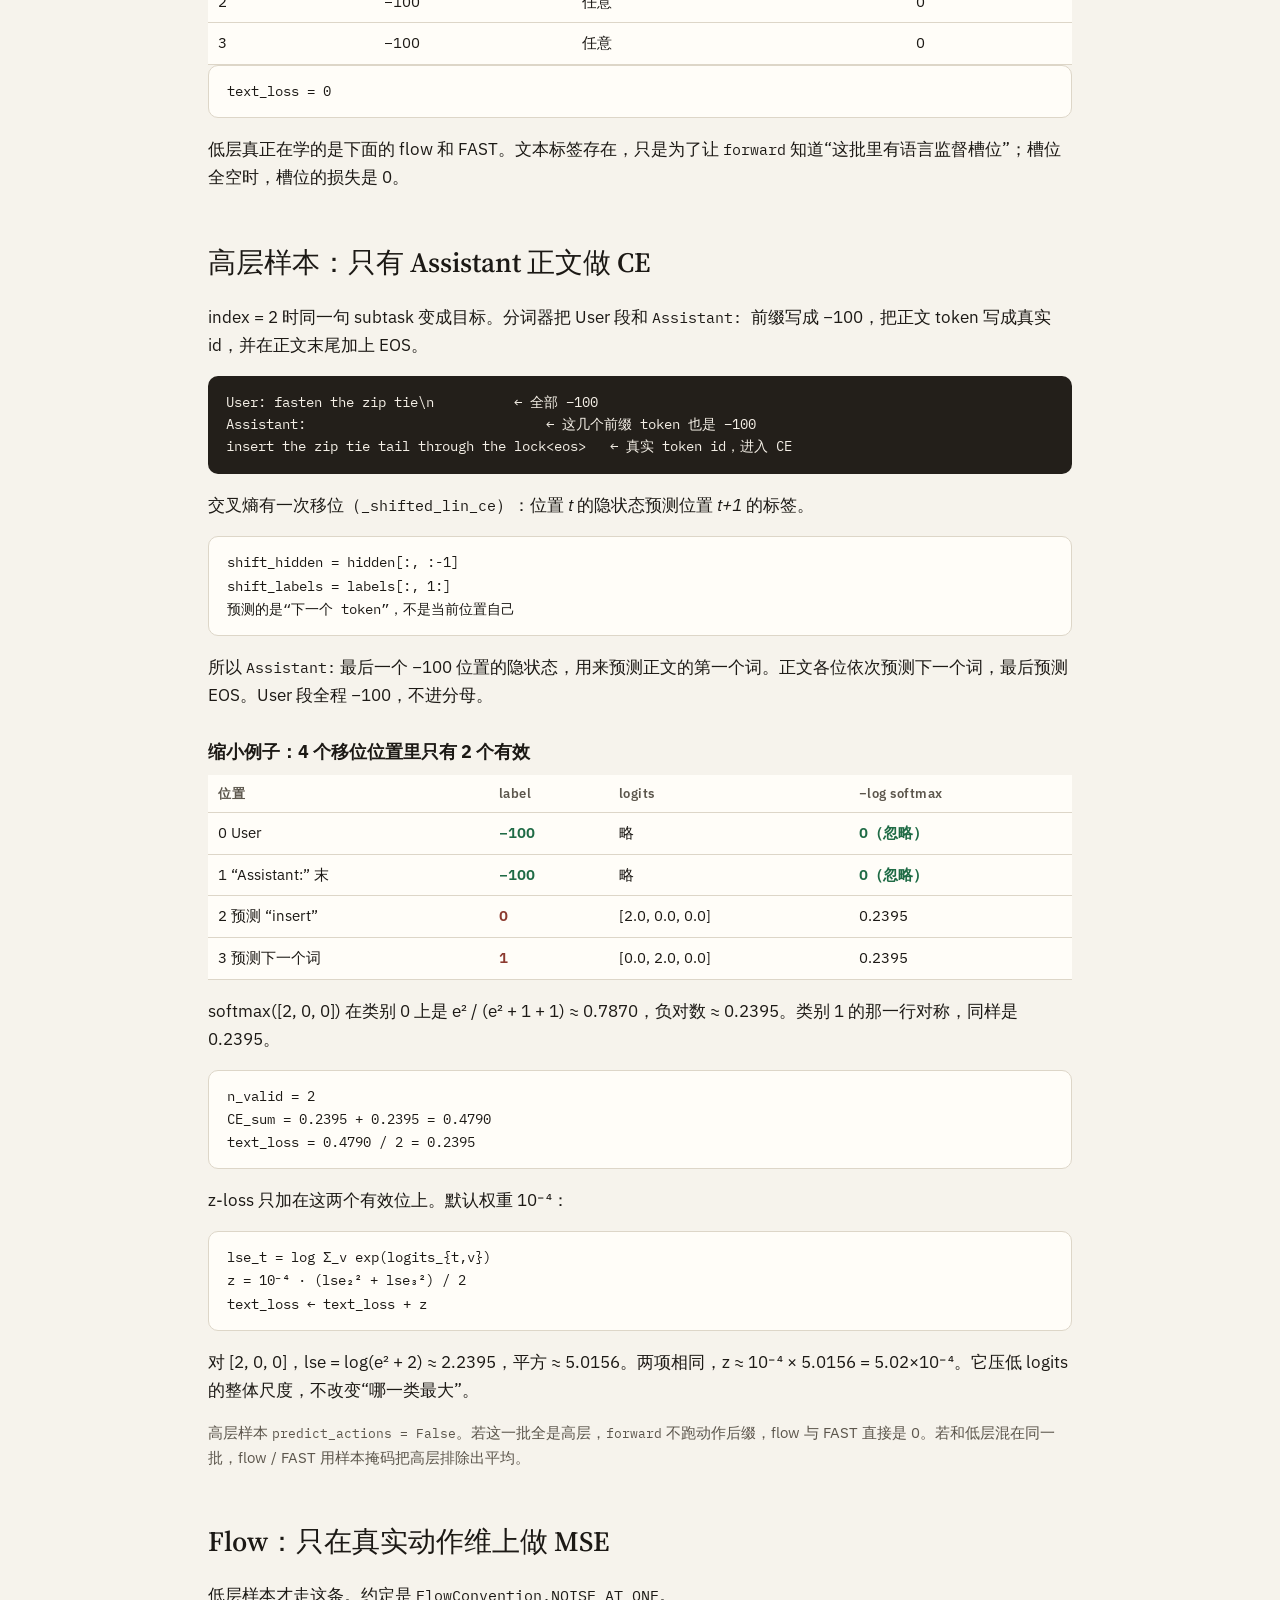
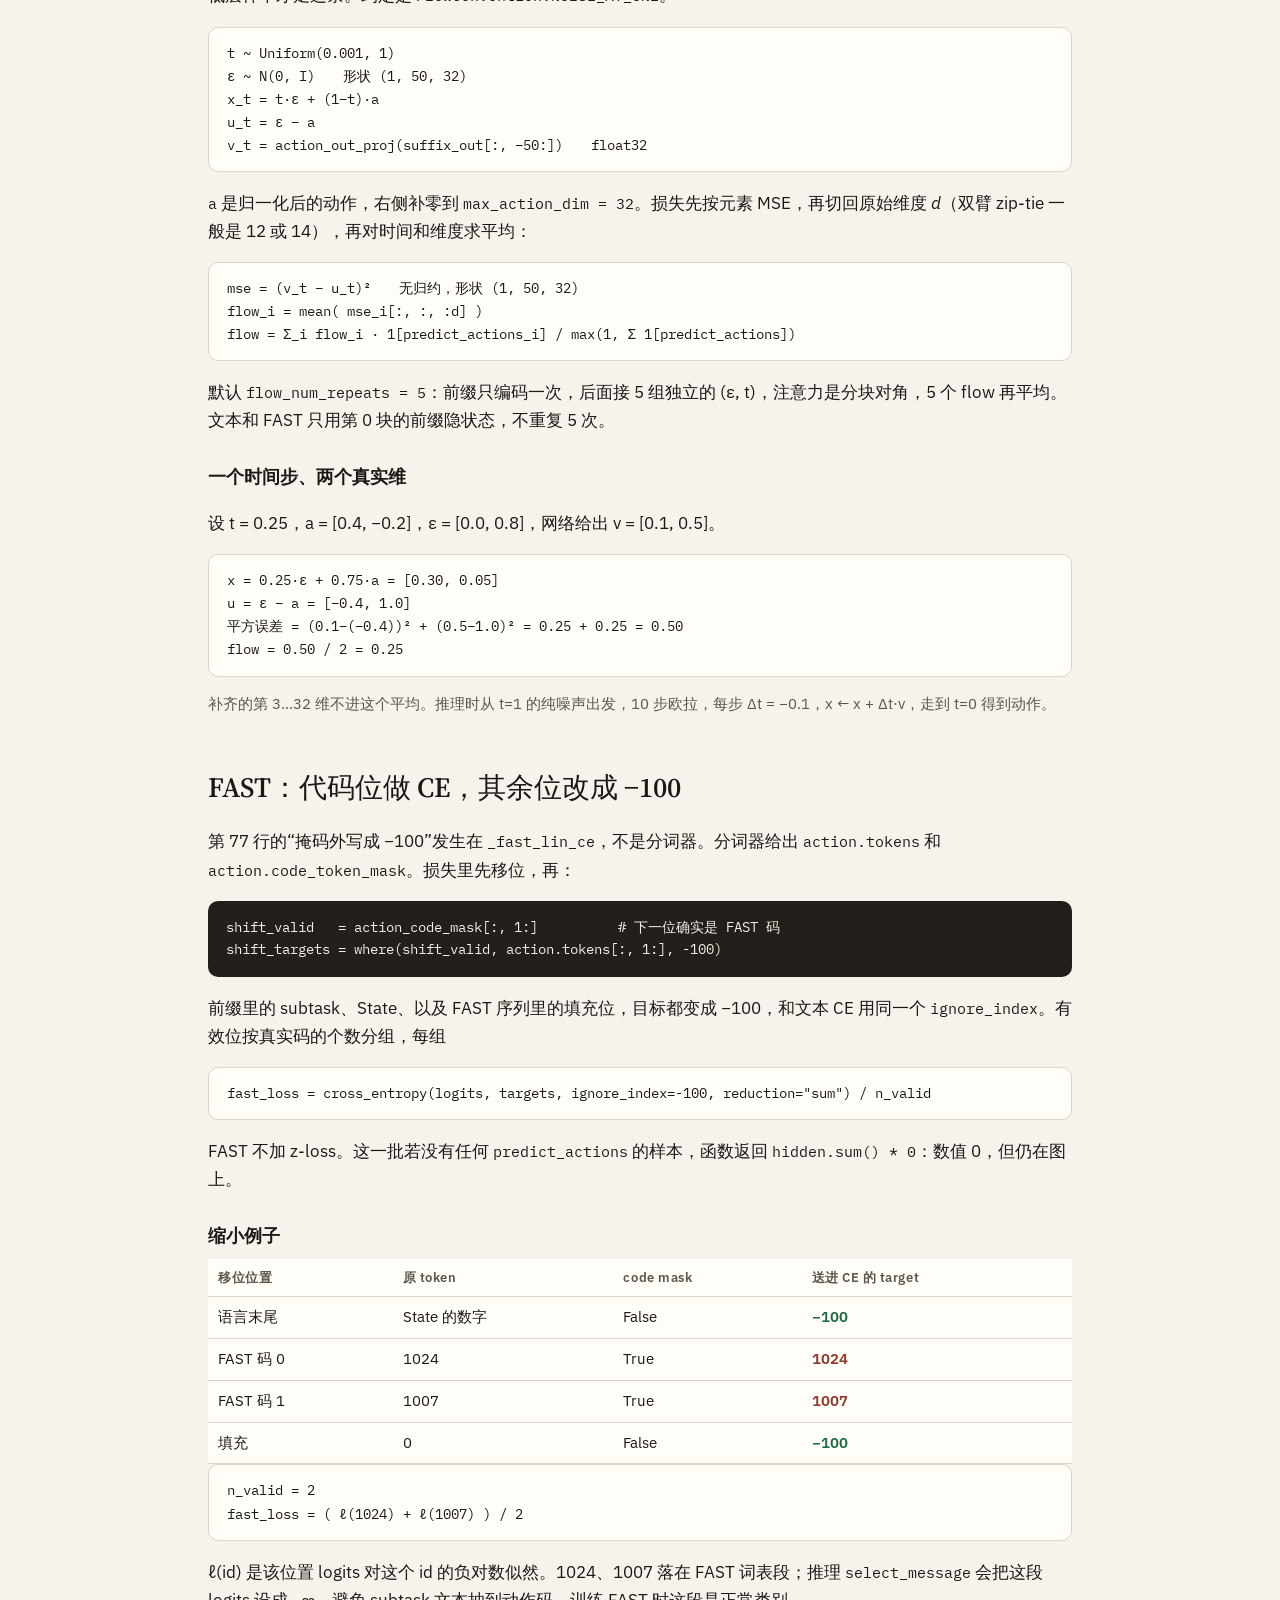
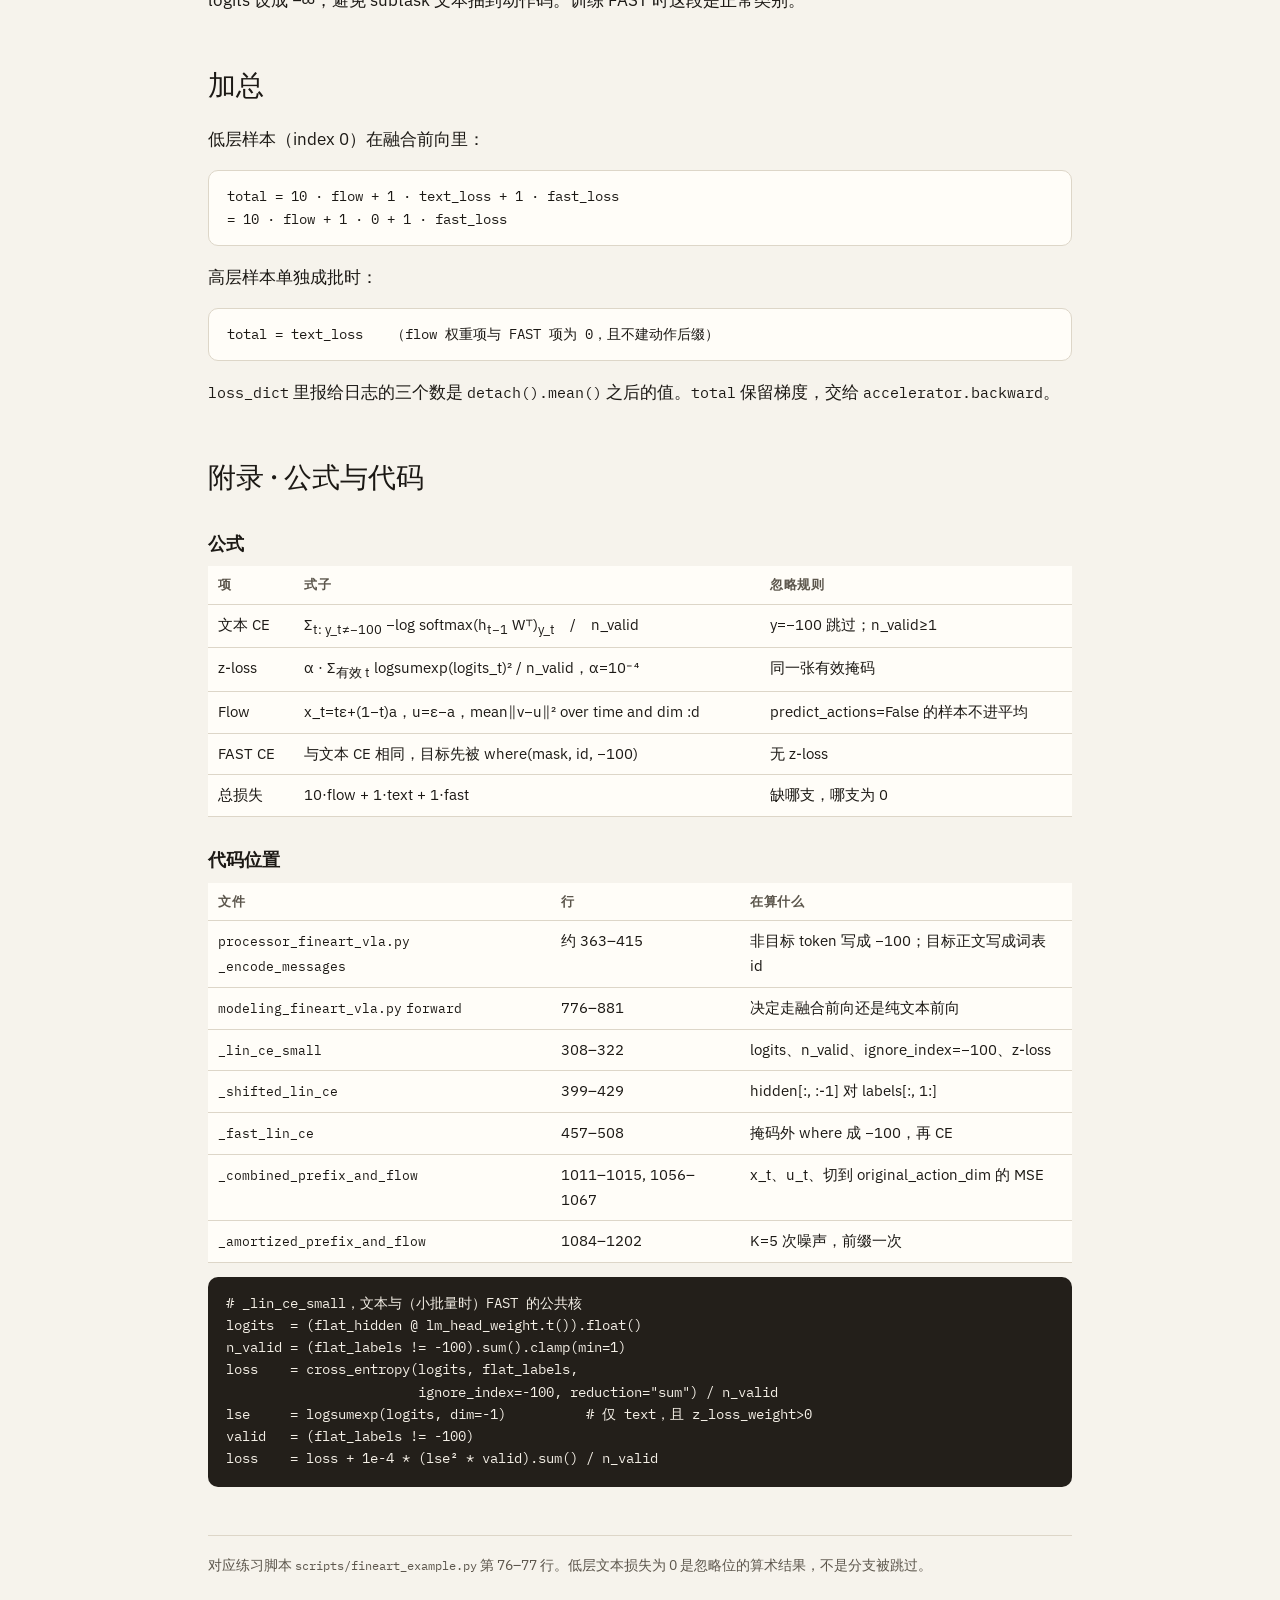
<file: docs/fineart_vla_loss_calc.html>
<!DOCTYPE html>
<html lang="zh-CN">
<head>
<meta charset="utf-8">
<meta name="viewport" content="width=device-width, initial-scale=1">
<title>FineART-VLA · 三损失的逐步计算</title>
<link rel="preconnect" href="https://fonts.googleapis.com">
<link href="https://fonts.googleapis.com/css2?family=IBM+Plex+Sans:wght@400;500;600&family=IBM+Plex+Mono:wght@400;500&family=Source+Serif+4:opsz,wght@8..60,500;8..60,600&display=swap" rel="stylesheet">
<style>
  :root {
    --bg: #f6f3ec; --ink: #1c1915; --muted: #5c564c; --line: #ddd6c8;
    --card: #fffdf8; --accent: #8c3a2f; --ok: #1f6b45; --warn: #8a5a12;
    --code: #f3eee4; --mono: "IBM Plex Mono", ui-monospace, monospace;
  }
  * { box-sizing: border-box; }
  body { margin: 0; background: var(--bg); color: var(--ink);
    font: 17px/1.65 "IBM Plex Sans", "PingFang SC", "Noto Sans SC", sans-serif; }
  header { padding: 48px 8vw 28px; border-bottom: 1px solid var(--line); }
  header p { max-width: 760px; color: var(--muted); }
  h1 { font-family: "Source Serif 4", "Songti SC", serif; font-weight: 560;
    font-size: 40px; line-height: 1.2; margin: 0 0 12px; letter-spacing: -0.02em; }
  h2 { font-family: "Source Serif 4", serif; font-weight: 560; font-size: 28px; margin: 0 0 12px; }
  h3 { font-size: 18px; margin: 28px 0 8px; }
  main { max-width: 920px; margin: 0 auto; padding: 36px 28px 80px; }
  section { margin: 0 0 48px; }
  .lead { font-size: 19px; }
  .answer { background: var(--card); border: 1px solid var(--line); border-left: 4px solid var(--accent);
    padding: 16px 20px; border-radius: 8px; }
  .answer strong { color: var(--accent); }
  code, .mono { font-family: var(--mono); font-size: 0.86em; }
  pre { background: #231f1a; color: #f4efe6; padding: 16px 18px; border-radius: 10px;
    overflow-x: auto; line-height: 1.5; font-size: 13.5px; }
  pre code { color: inherit; font-size: 13.5px; }
  .eq { background: var(--card); border: 1px solid var(--line); border-radius: 10px;
    padding: 14px 18px; font-family: var(--mono); font-size: 14px; overflow-x: auto; }
  table { width: 100%; border-collapse: collapse; background: var(--card); font-size: 15px; }
  th, td { border-bottom: 1px solid var(--line); text-align: left; padding: 8px 10px; vertical-align: top; }
  th { font-weight: 600; color: var(--muted); font-size: 13px; letter-spacing: 0.04em; }
  .tag { display: inline-block; padding: 1px 7px; border-radius: 99px; font-family: var(--mono);
    font-size: 12px; background: #efe7d8; }
  .zero { color: var(--ok); font-weight: 600; }
  .keep { color: var(--accent); font-weight: 600; }
  .note { color: var(--muted); font-size: 15px; }
  nav a { color: var(--accent); margin-right: 14px; }
  footer { color: var(--muted); font-size: 14px; border-top: 1px solid var(--line); padding-top: 18px; }
</style>
</head>
<body>
<header>
  <div class="tag">fineart_example.py · 第 76–77 行</div>
  <h1>三份损失怎么算，以及 −100 是什么</h1>
  <p>按 <code>modeling_fineart_vla.py</code> 的真实张量运算走。公式和源码位置在文末附录。数字例子用缩小的词表，运算和代码逐行相同。</p>
</header>
<main>
<nav>
  <a href="#ignore">−100</a>
  <a href="#low">低层 text = 0</a>
  <a href="#high">高层 CE</a>
  <a href="#flow">Flow</a>
  <a href="#fast">FAST</a>
  <a href="#total">加权</a>
  <a href="#app">附录</a>
</nav>

<section id="ignore">
  <h2>−100 不是类别，是“这一位不算”</h2>
  <div class="answer">
    <p class="lead"><code>text_labels</code> 和 FAST 目标里的 <strong>−100</strong> 是 PyTorch <code>cross_entropy(..., ignore_index=-100)</code> 的忽略下标。它不在词表里，不会被当成一个要预测的 token。标成 −100 的位置：分子不加，分母也不计。</p>
  </div>
  <p>注释里的“全 −100，数值为 0”就是这个规则的结果。低层样本的语言段没有 Assistant 目标，分词器把整段 <code>text_labels</code> 都写成 −100。CE 仍然被调用，调用之后分子是 0。</p>
  <p>代码只做三步（<code>_lin_ce_small</code>）：</p>
<pre><code>logits   = (hidden @ W.T).float()                         # (N, V)
n_valid  = (labels != -100).sum().clamp(min=1)            # 有效位数，至少为 1
loss     = cross_entropy(logits, labels,
                         ignore_index=-100, reduction="sum") / n_valid</code></pre>
  <p><code>reduction="sum"</code> 先把有效位的负对数似然加起来，再除以有效位数。全是 −100 时，PyTorch 的和是 0；<code>clamp(min=1)</code> 防止除以 0。所以损失是 <span class="zero">0 / 1 = 0</span>，梯度也是 0。z-loss 同样乘上 <code>(labels != -100)</code>，全忽略时也是 0。</p>
</section>

<section id="low">
  <h2>低层样本：文本 CE 被调用，结果是 0</h2>
  <p>index = 0，<code>predict_actions = True</code>，前缀是 <code>User: insert the zip tie tail through the lock, State: …;</code>。没有 <code>target_message_indices</code>，所以没有一个 token 被标成词表 id。</p>
  <table>
    <tr><th>移位后的位置</th><th>labels</th><th>是否进入 CE</th></tr>
    <tr><td>0 … L−2（整段语言）</td><td>−100</td><td>否</td></tr>
  </table>
  <div class="eq">n_valid = clamp(0, min=1) = 1<br>CE_sum = 0<br>text_loss = 0 / 1 = 0<br>z_loss = 0</div>
  <p class="note">这一项仍挂在计算图上（数值 0 的张量），所以 <code>total = 10·flow + 1·0 + 1·fast</code> 可以照常反传。反传只更新 flow 和 FAST 碰到的参数。语言头在这一条样本上没有文本梯度。</p>
  <h3>缩小后的同一公式</h3>
  <p>设移位后 4 个位置、词表大小 3。这不是 PaliGemma 的输出，只演示同一行代码。</p>
  <table>
    <tr><th>位置</th><th>label</th><th>logits (3 类)</th><th>贡献</th></tr>
    <tr><td>0</td><td>−100</td><td>任意</td><td>0</td></tr>
    <tr><td>1</td><td>−100</td><td>任意</td><td>0</td></tr>
    <tr><td>2</td><td>−100</td><td>任意</td><td>0</td></tr>
    <tr><td>3</td><td>−100</td><td>任意</td><td>0</td></tr>
  </table>
  <div class="eq">text_loss = 0</div>
  <p>低层真正在学的是下面的 flow 和 FAST。文本标签存在，只是为了让 <code>forward</code> 知道“这批里有语言监督槽位”；槽位全空时，槽位的损失是 0。</p>
</section>

<section id="high">
  <h2>高层样本：只有 Assistant 正文做 CE</h2>
  <p>index = 2 时同一句 subtask 变成目标。分词器把 User 段和 <code>Assistant: </code> 前缀写成 −100，把正文 token 写成真实 id，并在正文末尾加上 EOS。</p>
<pre><code>User: fasten the zip tie\n          ← 全部 −100
Assistant:                              ← 这几个前缀 token 也是 −100
insert the zip tie tail through the lock&lt;eos&gt;   ← 真实 token id，进入 CE</code></pre>
  <p>交叉熵有一次移位（<code>_shifted_lin_ce</code>）：位置 <em>t</em> 的隐状态预测位置 <em>t+1</em> 的标签。</p>
  <div class="eq">shift_hidden = hidden[:, :-1]<br>shift_labels = labels[:, 1:]<br>预测的是“下一个 token”，不是当前位置自己</div>
  <p>所以 <code>Assistant:</code> 最后一个 −100 位置的隐状态，用来预测正文的第一个词。正文各位依次预测下一个词，最后预测 EOS。User 段全程 −100，不进分母。</p>
  <h3>缩小例子：4 个移位位置里只有 2 个有效</h3>
  <table>
    <tr><th>位置</th><th>label</th><th>logits</th><th>−log softmax</th></tr>
    <tr><td>0 User</td><td class="zero">−100</td><td>略</td><td class="zero">0（忽略）</td></tr>
    <tr><td>1 “Assistant:” 末</td><td class="zero">−100</td><td>略</td><td class="zero">0（忽略）</td></tr>
    <tr><td>2 预测 “insert”</td><td class="keep">0</td><td>[2.0, 0.0, 0.0]</td><td>0.2395</td></tr>
    <tr><td>3 预测下一个词</td><td class="keep">1</td><td>[0.0, 2.0, 0.0]</td><td>0.2395</td></tr>
  </table>
  <p>softmax([2, 0, 0]) 在类别 0 上是 e² / (e² + 1 + 1) ≈ 0.7870，负对数 ≈ 0.2395。类别 1 的那一行对称，同样是 0.2395。</p>
  <div class="eq">n_valid = 2<br>CE_sum = 0.2395 + 0.2395 = 0.4790<br>text_loss = 0.4790 / 2 = 0.2395</div>
  <p>z-loss 只加在这两个有效位上。默认权重 10⁻⁴：</p>
  <div class="eq">lse_t = log Σ_v exp(logits_{t,v})<br>z = 10⁻⁴ · (lse₂² + lse₃²) / 2<br>text_loss ← text_loss + z</div>
  <p>对 [2, 0, 0]，lse = log(e² + 2) ≈ 2.2395，平方 ≈ 5.0156。两项相同，z ≈ 10⁻⁴ × 5.0156 = 5.02×10⁻⁴。它压低 logits 的整体尺度，不改变“哪一类最大”。</p>
  <p class="note">高层样本 <code>predict_actions = False</code>。若这一批全是高层，<code>forward</code> 不跑动作后缀，flow 与 FAST 直接是 0。若和低层混在同一批，flow / FAST 用样本掩码把高层排除出平均。</p>
</section>

<section id="flow">
  <h2>Flow：只在真实动作维上做 MSE</h2>
  <p>低层样本才走这条。约定是 <code>FlowConvention.NOISE_AT_ONE</code>。</p>
  <div class="eq">t ~ Uniform(0.001, 1)<br>ε ~ N(0, I)　　形状 (1, 50, 32)<br>x_t = t·ε + (1−t)·a<br>u_t = ε − a<br>v_t = action_out_proj(suffix_out[:, −50:])　　float32</div>
  <p><code>a</code> 是归一化后的动作，右侧补零到 <code>max_action_dim = 32</code>。损失先按元素 MSE，再切回原始维度 <em>d</em>（双臂 zip-tie 一般是 12 或 14），再对时间和维度求平均：</p>
  <div class="eq">mse = (v_t − u_t)²　　无归约，形状 (1, 50, 32)<br>flow_i = mean( mse_i[:, :, :d] )<br>flow = Σ_i flow_i · 1[predict_actions_i]  /  max(1, Σ 1[predict_actions])</div>
  <p>默认 <code>flow_num_repeats = 5</code>：前缀只编码一次，后面接 5 组独立的 (ε, t)，注意力是分块对角，5 个 flow 再平均。文本和 FAST 只用第 0 块的前缀隐状态，不重复 5 次。</p>
  <h3>一个时间步、两个真实维</h3>
  <p>设 t = 0.25，a = [0.4, −0.2]，ε = [0.0, 0.8]，网络给出 v = [0.1, 0.5]。</p>
  <div class="eq">x = 0.25·ε + 0.75·a = [0.30, 0.05]<br>u = ε − a = [−0.4, 1.0]<br>平方误差 = (0.1−(−0.4))² + (0.5−1.0)² = 0.25 + 0.25 = 0.50<br>flow = 0.50 / 2 = 0.25</div>
  <p class="note">补齐的第 3…32 维不进这个平均。推理时从 t=1 的纯噪声出发，10 步欧拉，每步 Δt = −0.1，x ← x + Δt·v，走到 t=0 得到动作。</p>
</section>

<section id="fast">
  <h2>FAST：代码位做 CE，其余位改成 −100</h2>
  <p>第 77 行的“掩码外写成 −100”发生在 <code>_fast_lin_ce</code>，不是分词器。分词器给出 <code>action.tokens</code> 和 <code>action.code_token_mask</code>。损失里先移位，再：</p>
<pre><code>shift_valid   = action_code_mask[:, 1:]          # 下一位确实是 FAST 码
shift_targets = where(shift_valid, action.tokens[:, 1:], -100)</code></pre>
  <p>前缀里的 subtask、State、以及 FAST 序列里的填充位，目标都变成 −100，和文本 CE 用同一个 <code>ignore_index</code>。有效位按真实码的个数分组，每组</p>
  <div class="eq">fast_loss = cross_entropy(logits, targets, ignore_index=-100, reduction="sum") / n_valid</div>
  <p>FAST 不加 z-loss。这一批若没有任何 <code>predict_actions</code> 的样本，函数返回 <code>hidden.sum() * 0</code>：数值 0，但仍在图上。</p>
  <h3>缩小例子</h3>
  <table>
    <tr><th>移位位置</th><th>原 token</th><th>code mask</th><th>送进 CE 的 target</th></tr>
    <tr><td>语言末尾</td><td>State 的数字</td><td>False</td><td class="zero">−100</td></tr>
    <tr><td>FAST 码 0</td><td>1024</td><td>True</td><td class="keep">1024</td></tr>
    <tr><td>FAST 码 1</td><td>1007</td><td>True</td><td class="keep">1007</td></tr>
    <tr><td>填充</td><td>0</td><td>False</td><td class="zero">−100</td></tr>
  </table>
  <div class="eq">n_valid = 2<br>fast_loss = ( ℓ(1024) + ℓ(1007) ) / 2</div>
  <p>ℓ(id) 是该位置 logits 对这个 id 的负对数似然。1024、1007 落在 FAST 词表段；推理 <code>select_message</code> 会把这段 logits 设成 −∞，避免 subtask 文本抽到动作码。训练 FAST 时这段是正常类别。</p>
</section>

<section id="total">
  <h2>加总</h2>
  <p>低层样本（index 0）在融合前向里：</p>
  <div class="eq">total = 10 · flow + 1 · text_loss + 1 · fast_loss<br>     = 10 · flow + 1 · 0 + 1 · fast_loss</div>
  <p>高层样本单独成批时：</p>
  <div class="eq">total = text_loss　　（flow 权重项与 FAST 项为 0，且不建动作后缀）</div>
  <p><code>loss_dict</code> 里报给日志的三个数是 <code>detach().mean()</code> 之后的值。<code>total</code> 保留梯度，交给 <code>accelerator.backward</code>。</p>
</section>

<section id="app">
  <h2>附录 · 公式与代码</h2>
  <h3>公式</h3>
  <table>
    <tr><th>项</th><th>式子</th><th>忽略规则</th></tr>
    <tr><td>文本 CE</td><td>Σ<sub>t: y_t≠−100</sub> −log softmax(h<sub>t−1</sub> Wᵀ)<sub>y_t</sub>　/　n_valid</td><td>y=−100 跳过；n_valid≥1</td></tr>
    <tr><td>z-loss</td><td>α · Σ<sub>有效 t</sub> logsumexp(logits_t)² / n_valid，α=10⁻⁴</td><td>同一张有效掩码</td></tr>
    <tr><td>Flow</td><td>x_t=tε+(1−t)a，u=ε−a，mean‖v−u‖² over time and dim :d</td><td>predict_actions=False 的样本不进平均</td></tr>
    <tr><td>FAST CE</td><td>与文本 CE 相同，目标先被 where(mask, id, −100)</td><td>无 z-loss</td></tr>
    <tr><td>总损失</td><td>10·flow + 1·text + 1·fast</td><td>缺哪支，哪支为 0</td></tr>
  </table>
  <h3>代码位置</h3>
  <table>
    <tr><th>文件</th><th>行</th><th>在算什么</th></tr>
    <tr><td><code>processor_fineart_vla.py</code> <code>_encode_messages</code></td><td>约 363–415</td><td>非目标 token 写成 −100；目标正文写成词表 id</td></tr>
    <tr><td><code>modeling_fineart_vla.py</code> <code>forward</code></td><td>776–881</td><td>决定走融合前向还是纯文本前向</td></tr>
    <tr><td><code>_lin_ce_small</code></td><td>308–322</td><td>logits、n_valid、ignore_index=−100、z-loss</td></tr>
    <tr><td><code>_shifted_lin_ce</code></td><td>399–429</td><td>hidden[:, :-1] 对 labels[:, 1:]</td></tr>
    <tr><td><code>_fast_lin_ce</code></td><td>457–508</td><td>掩码外 where 成 −100，再 CE</td></tr>
    <tr><td><code>_combined_prefix_and_flow</code></td><td>1011–1015, 1056–1067</td><td>x_t、u_t、切到 original_action_dim 的 MSE</td></tr>
    <tr><td><code>_amortized_prefix_and_flow</code></td><td>1084–1202</td><td>K=5 次噪声，前缀一次</td></tr>
  </table>
<pre><code># _lin_ce_small，文本与（小批量时）FAST 的公共核
logits  = (flat_hidden @ lm_head_weight.t()).float()
n_valid = (flat_labels != -100).sum().clamp(min=1)
loss    = cross_entropy(logits, flat_labels,
                        ignore_index=-100, reduction="sum") / n_valid
lse     = logsumexp(logits, dim=-1)          # 仅 text，且 z_loss_weight&gt;0
valid   = (flat_labels != -100)
loss    = loss + 1e-4 * (lse² * valid).sum() / n_valid</code></pre>
</section>
<footer>
  对应练习脚本 <code>scripts/fineart_example.py</code> 第 76–77 行。低层文本损失为 0 是忽略位的算术结果，不是分支被跳过。
</footer>
</main>
</body>
</html>
</file>
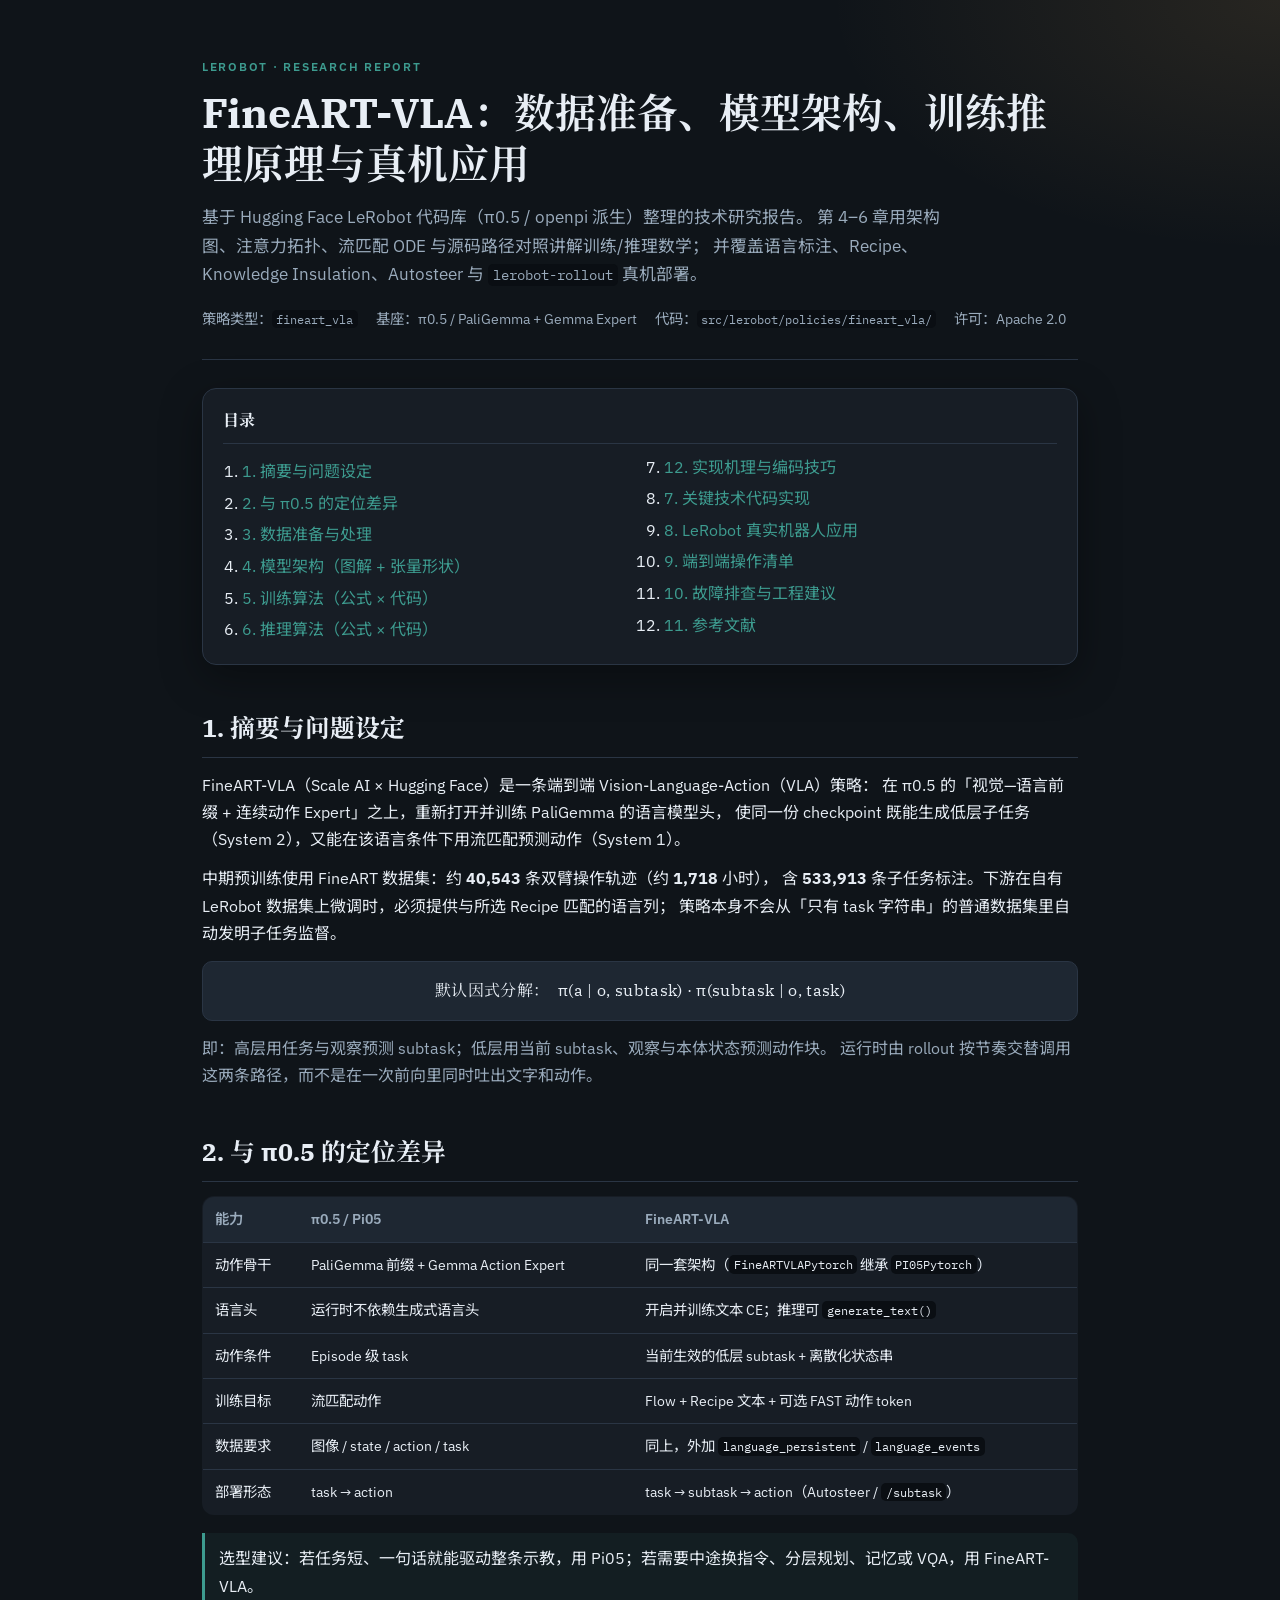
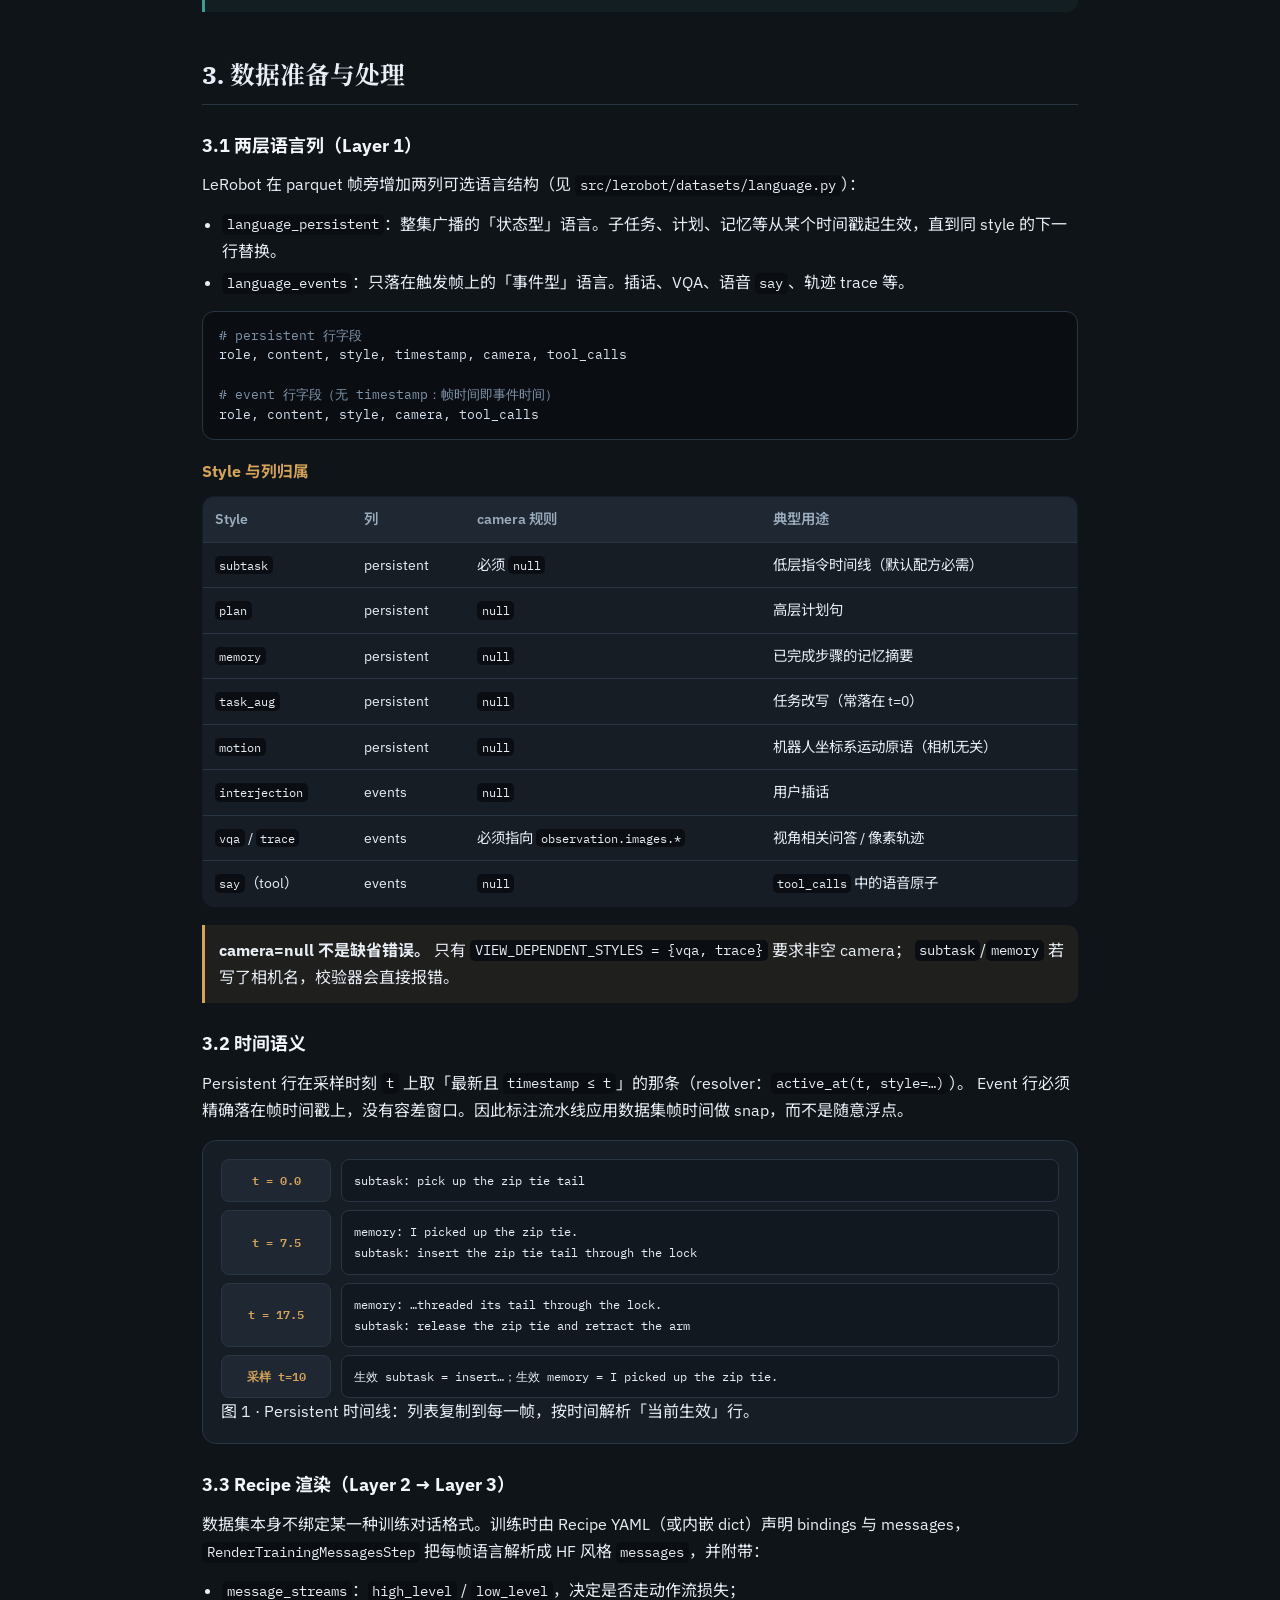
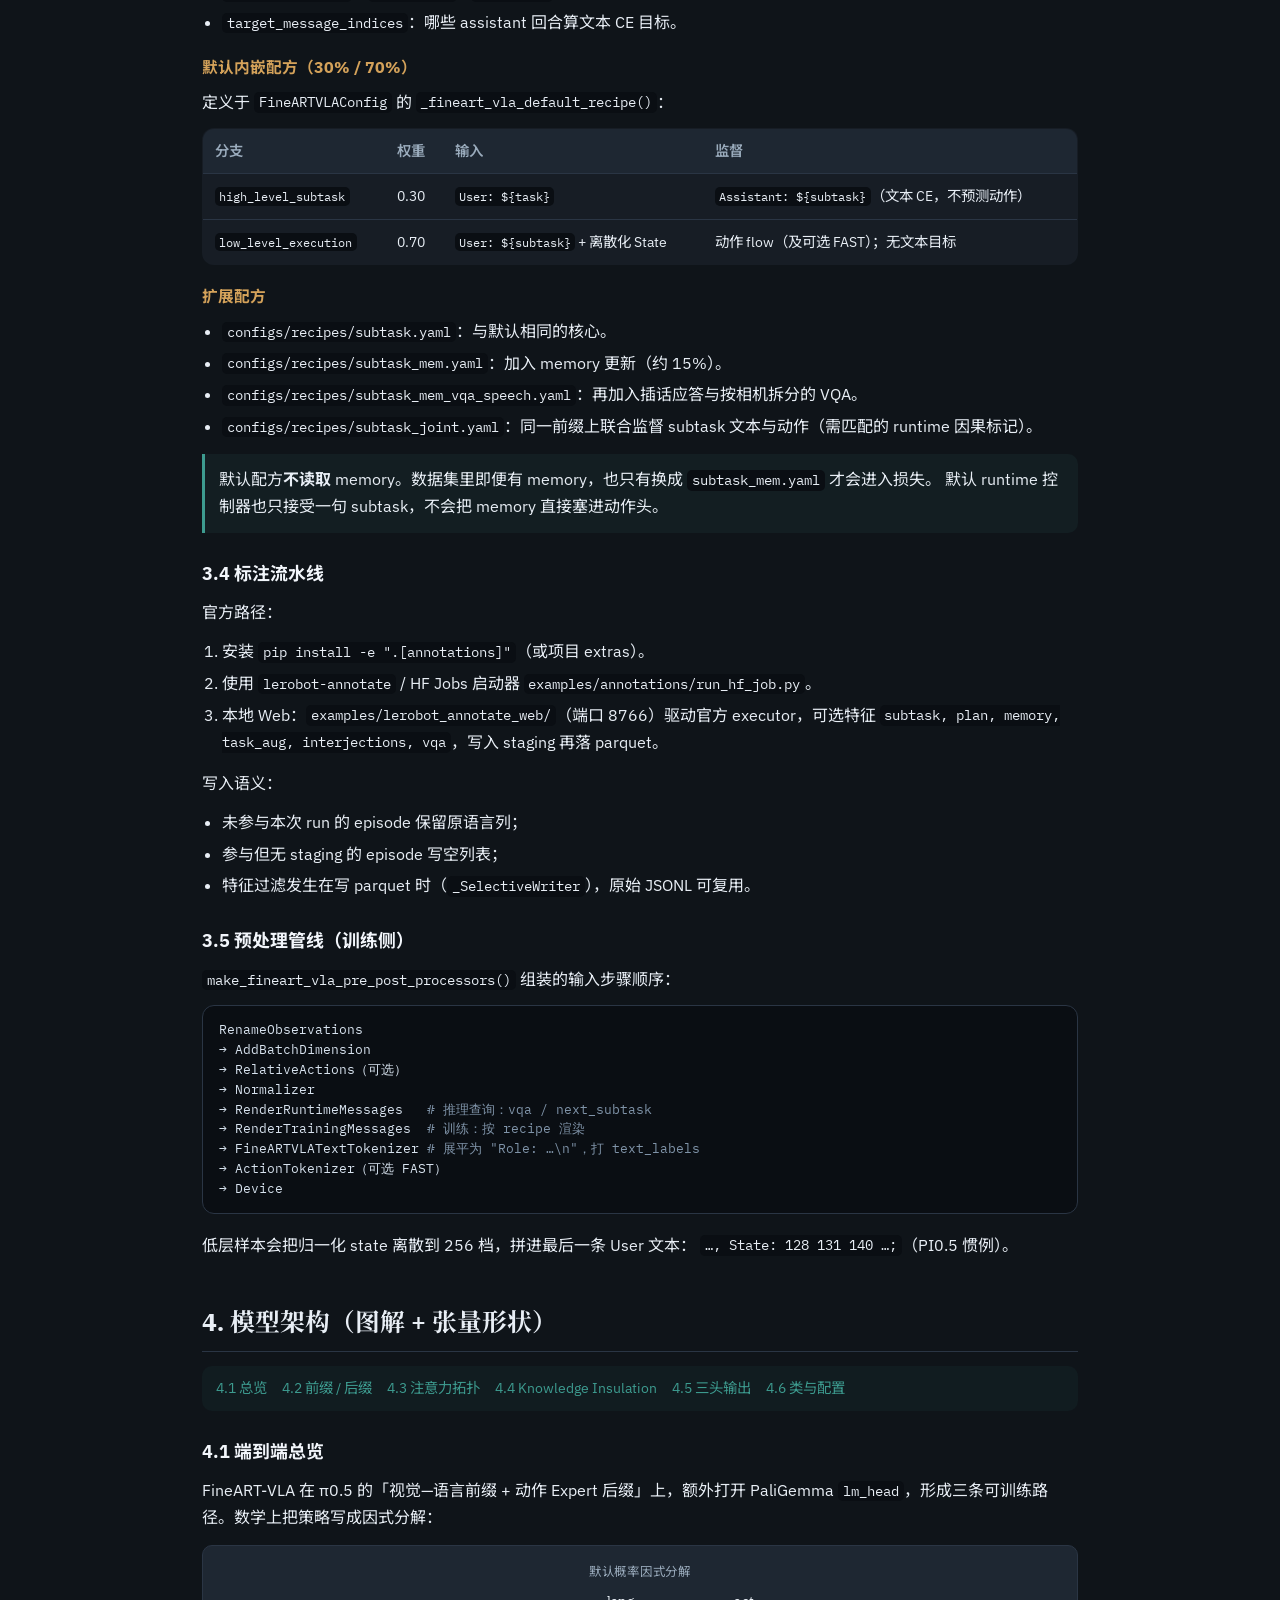
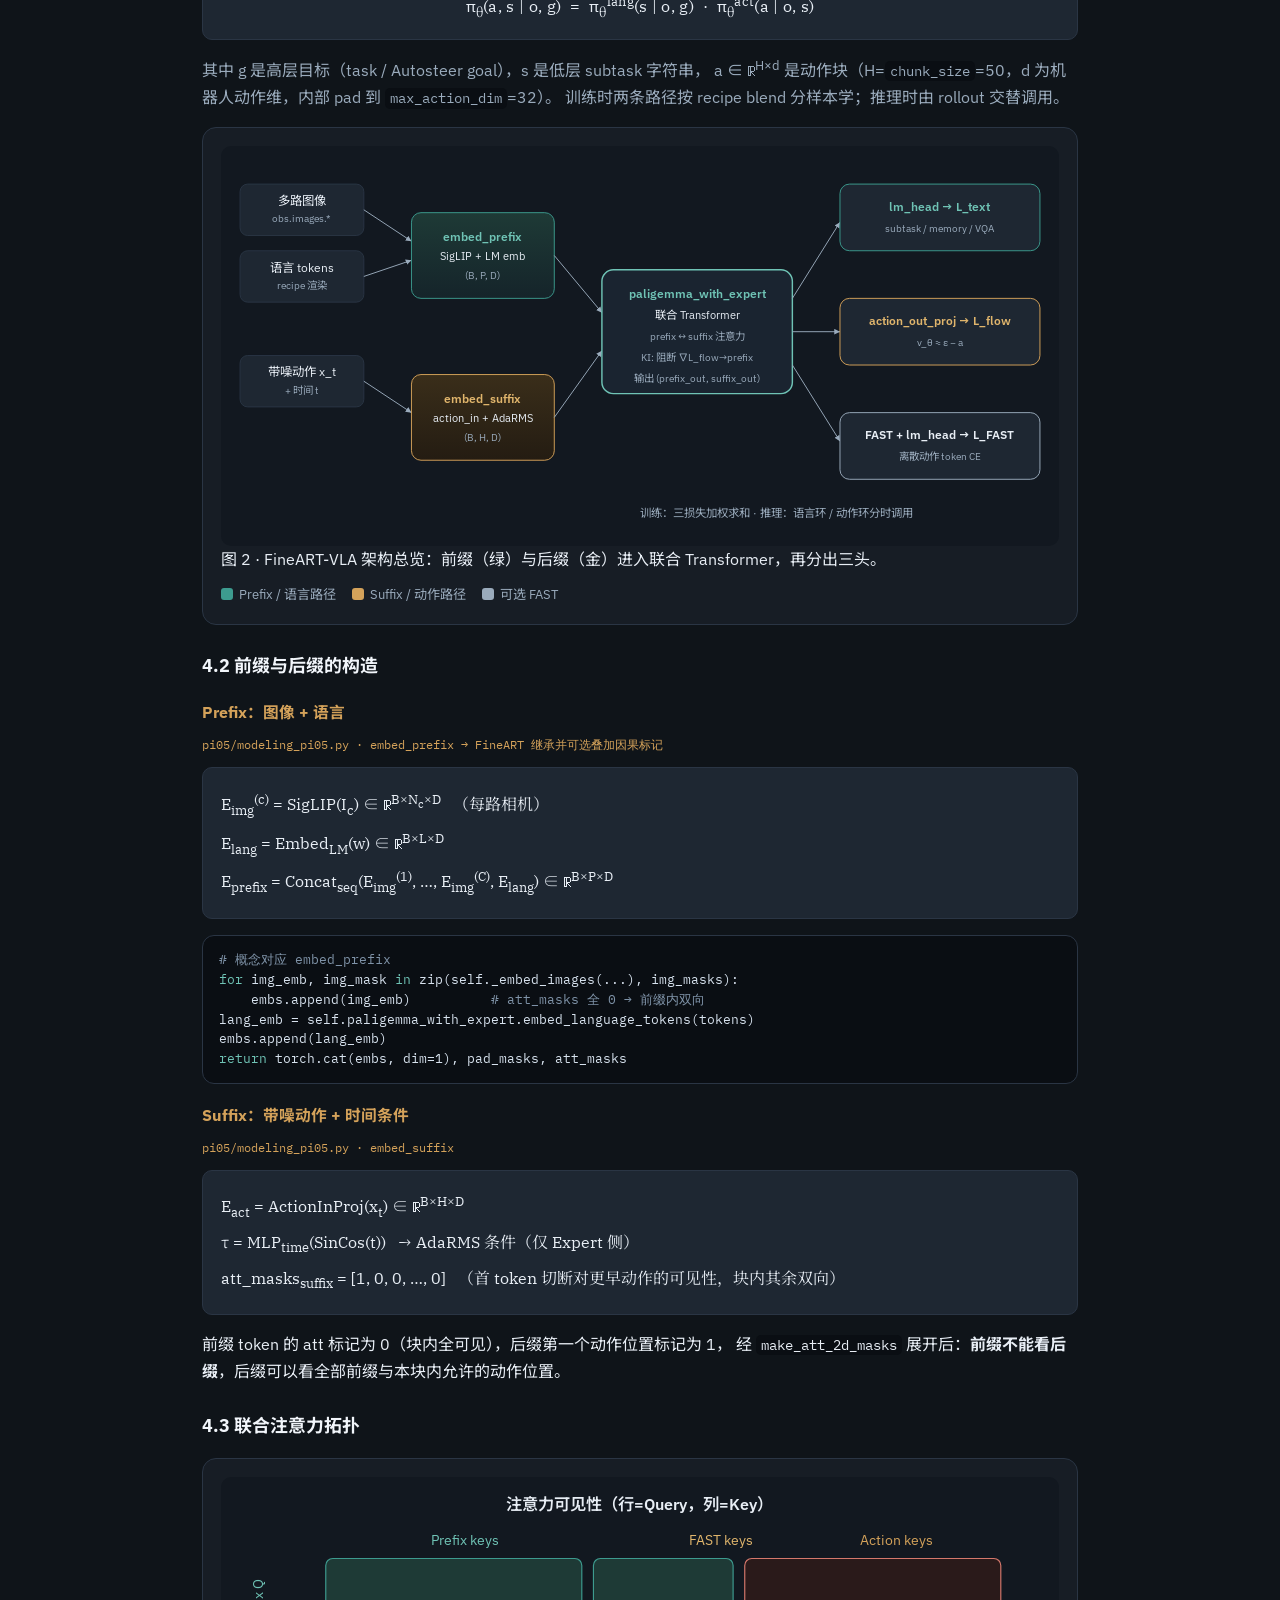
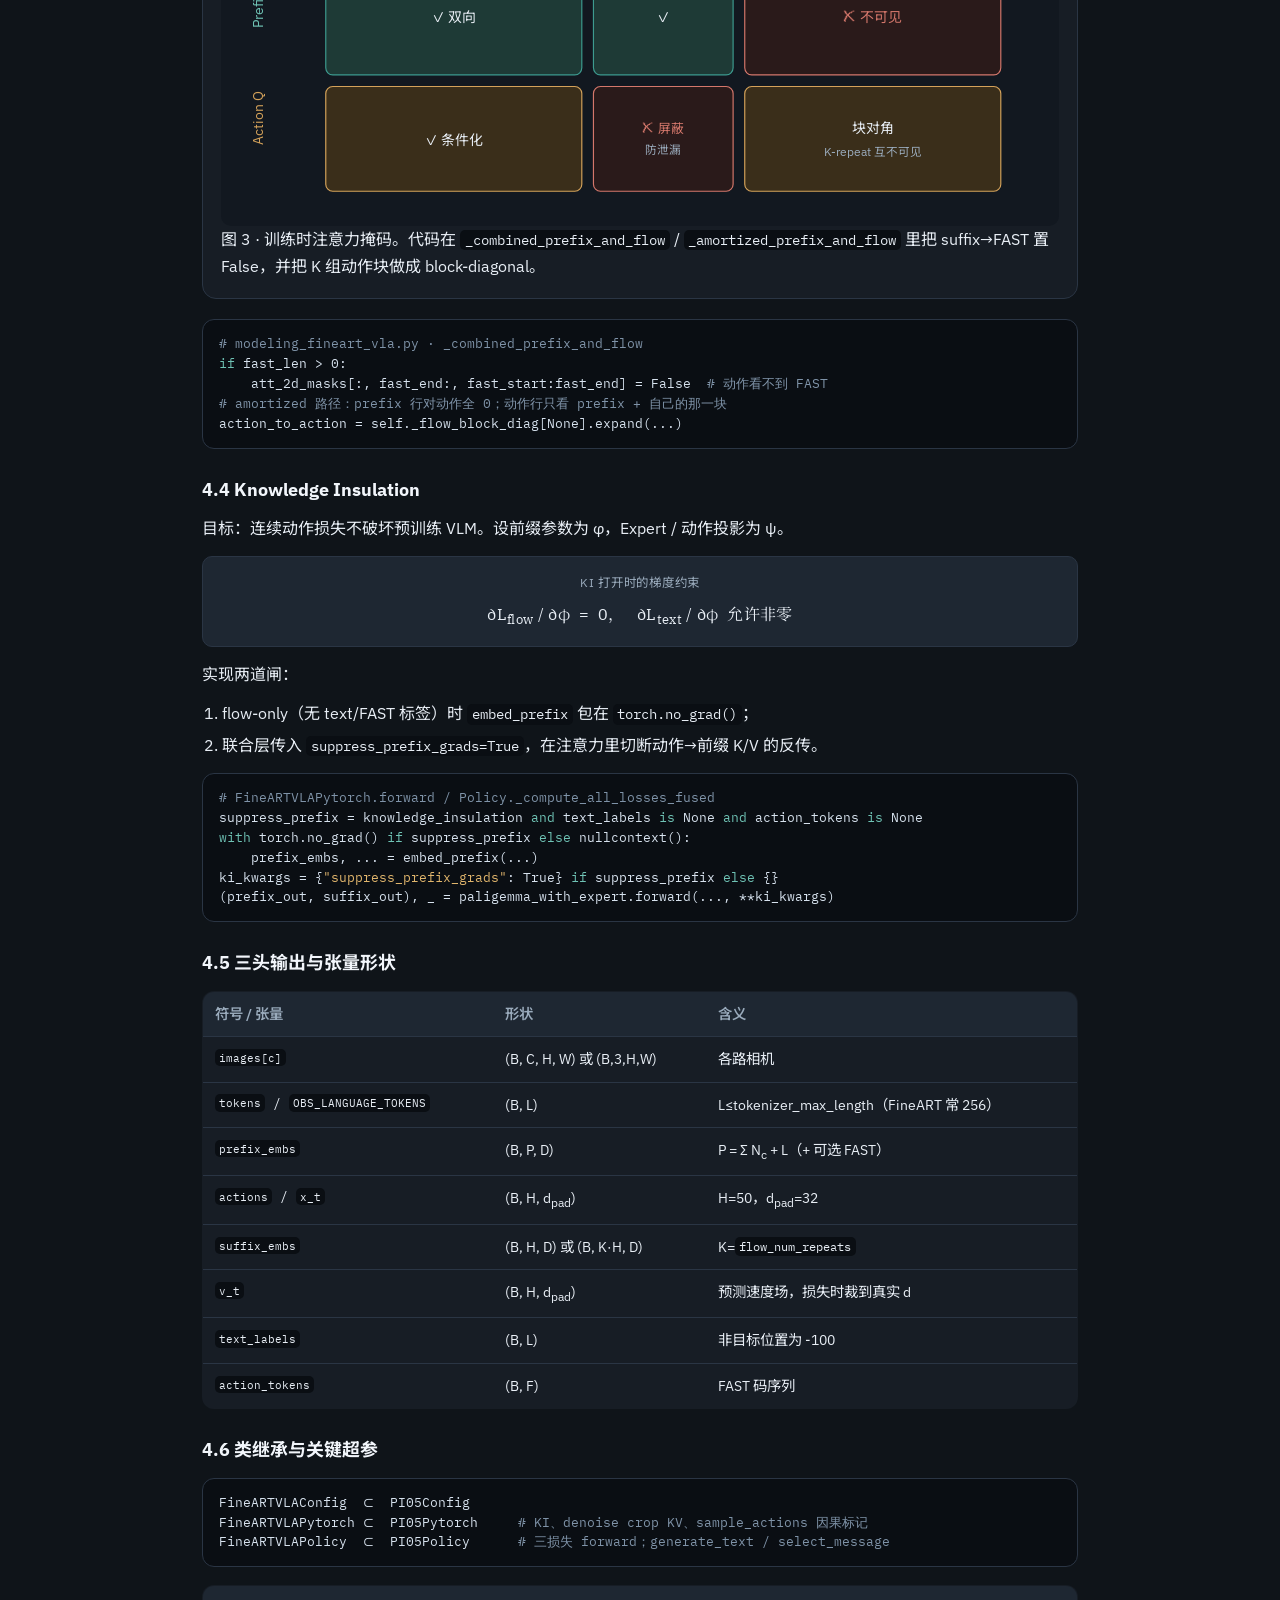
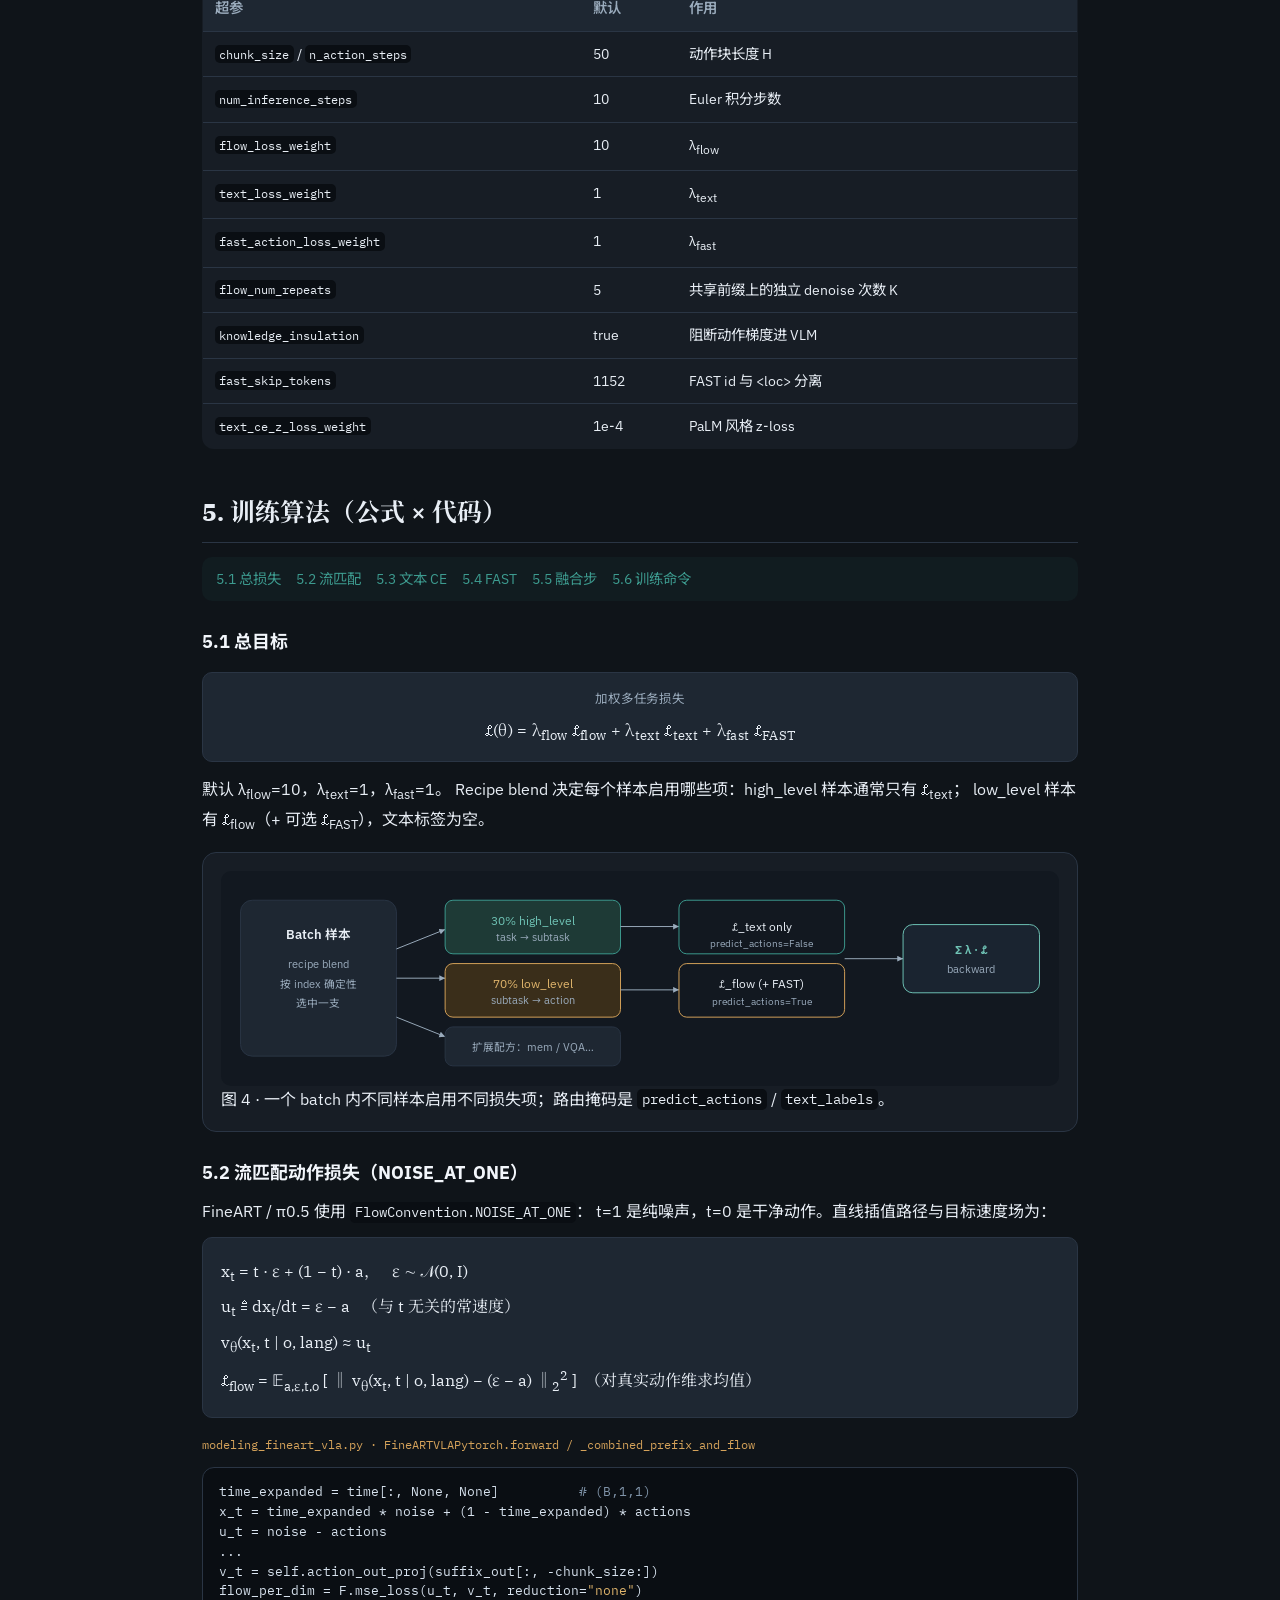
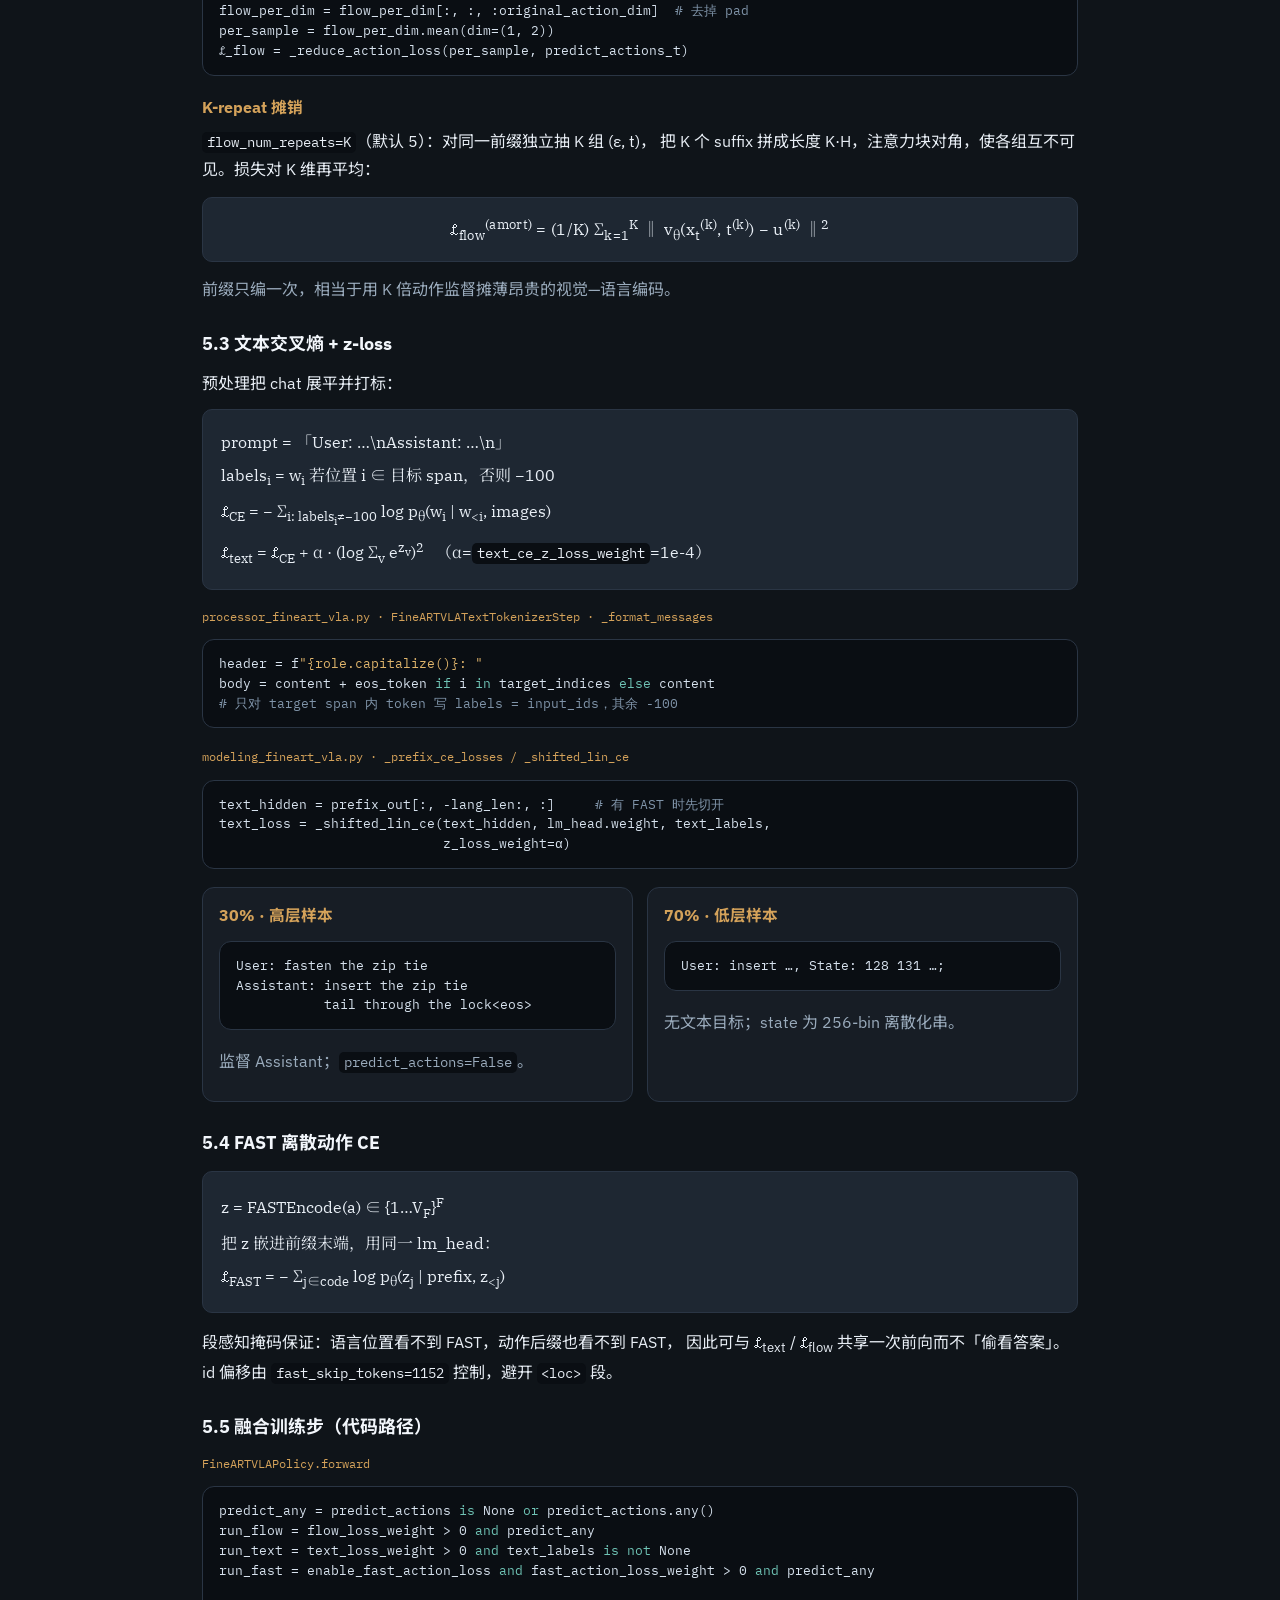
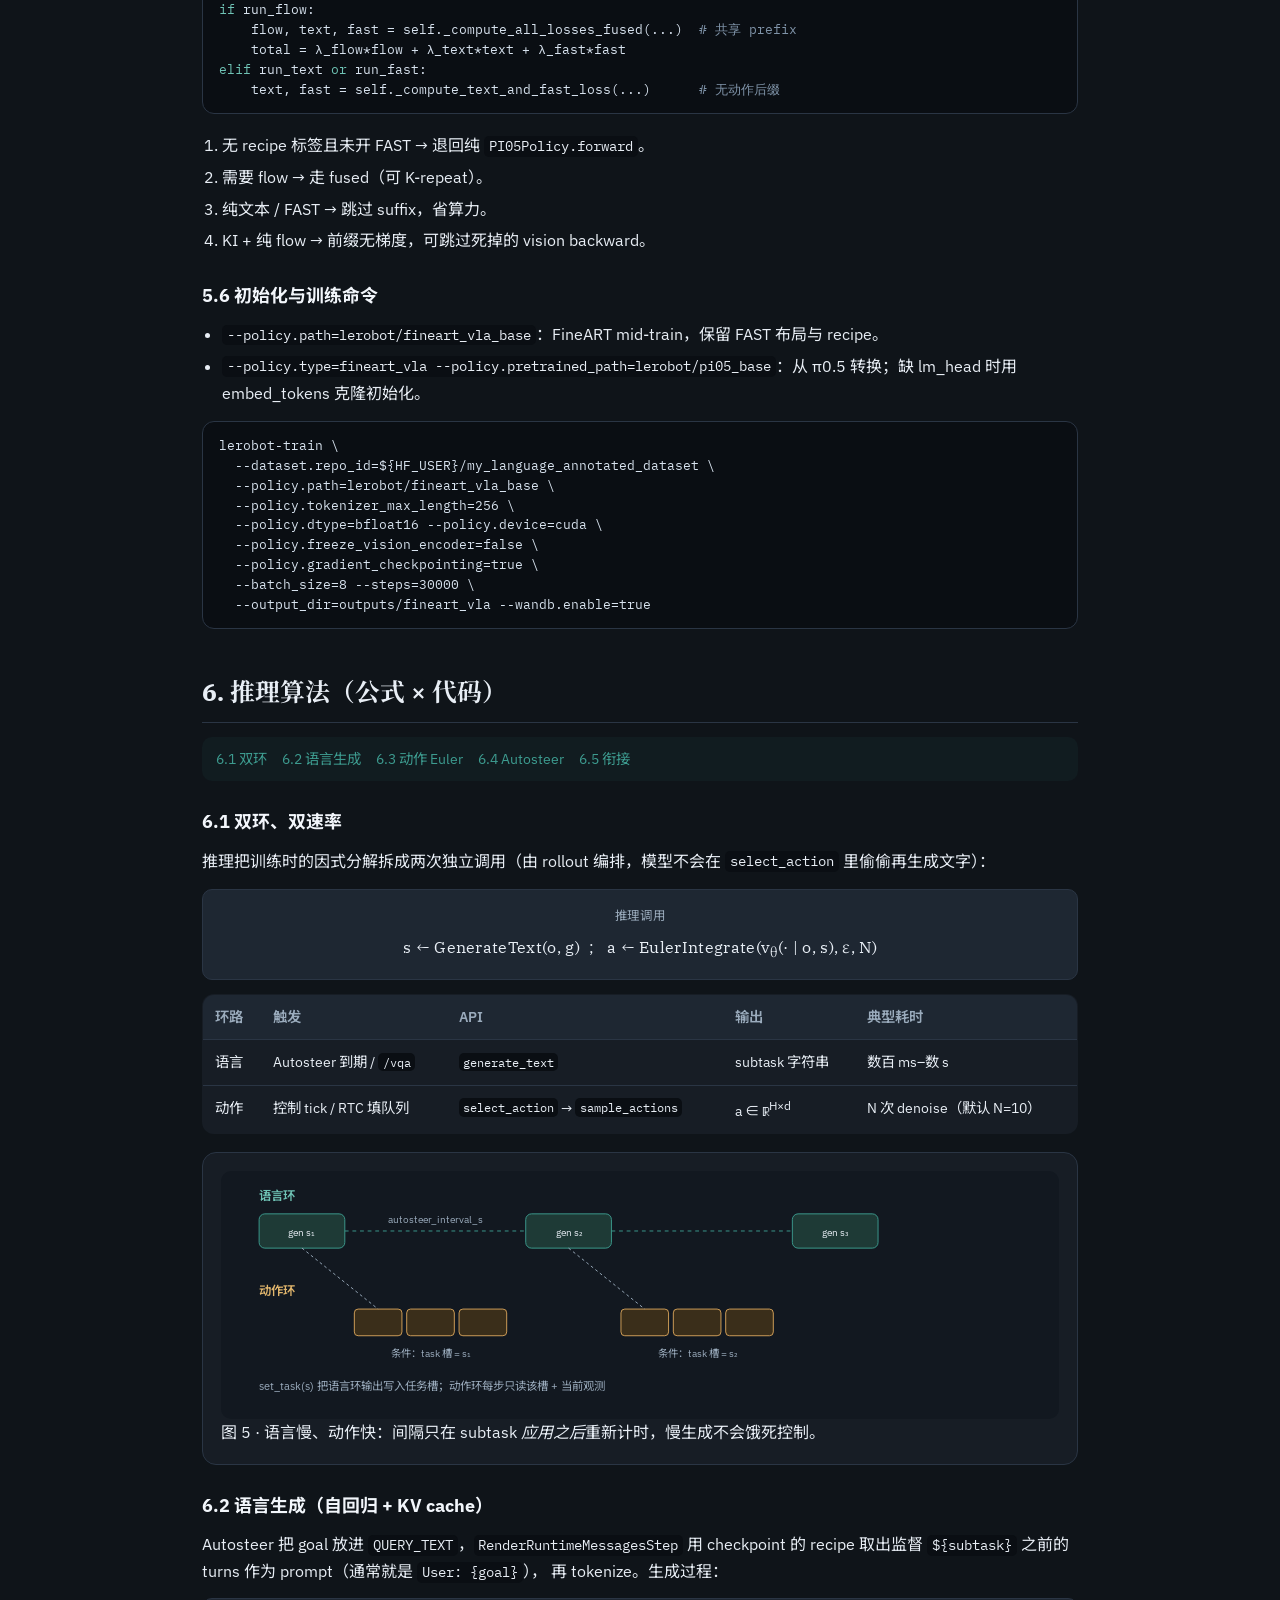
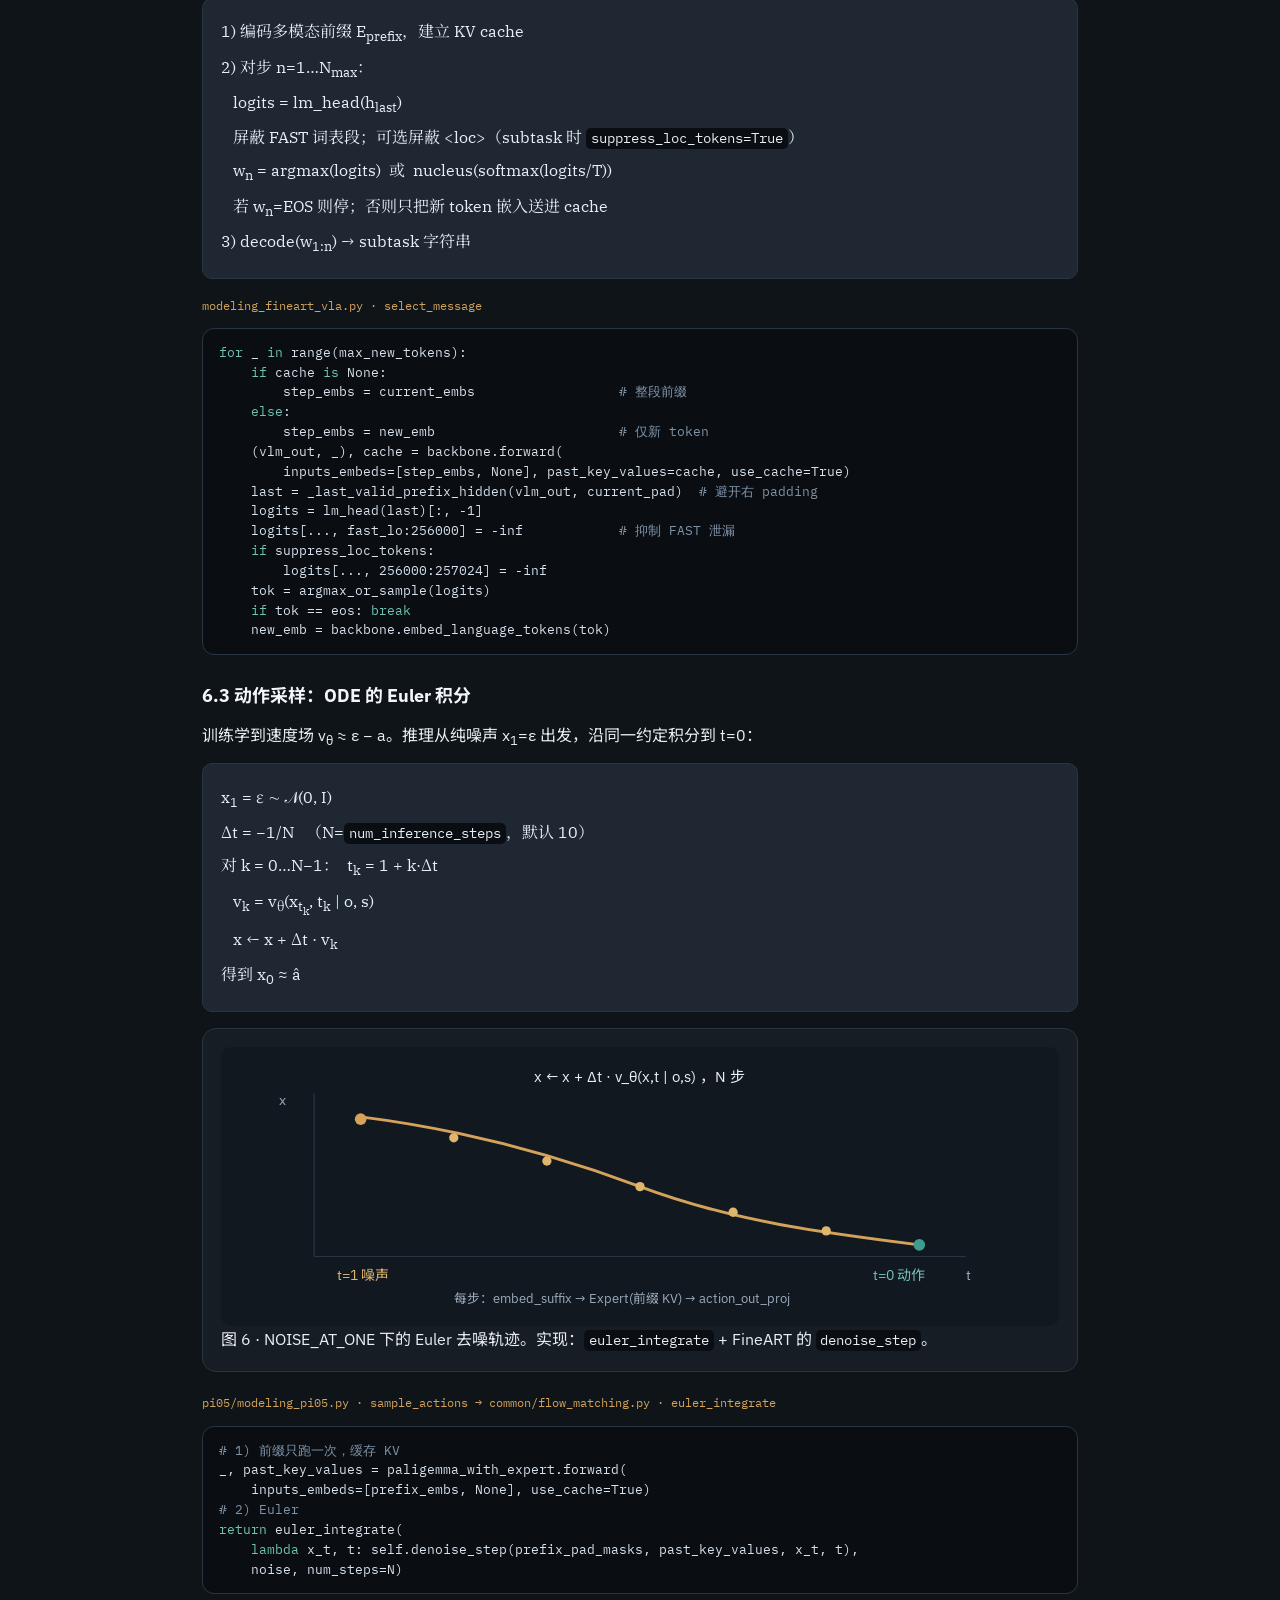
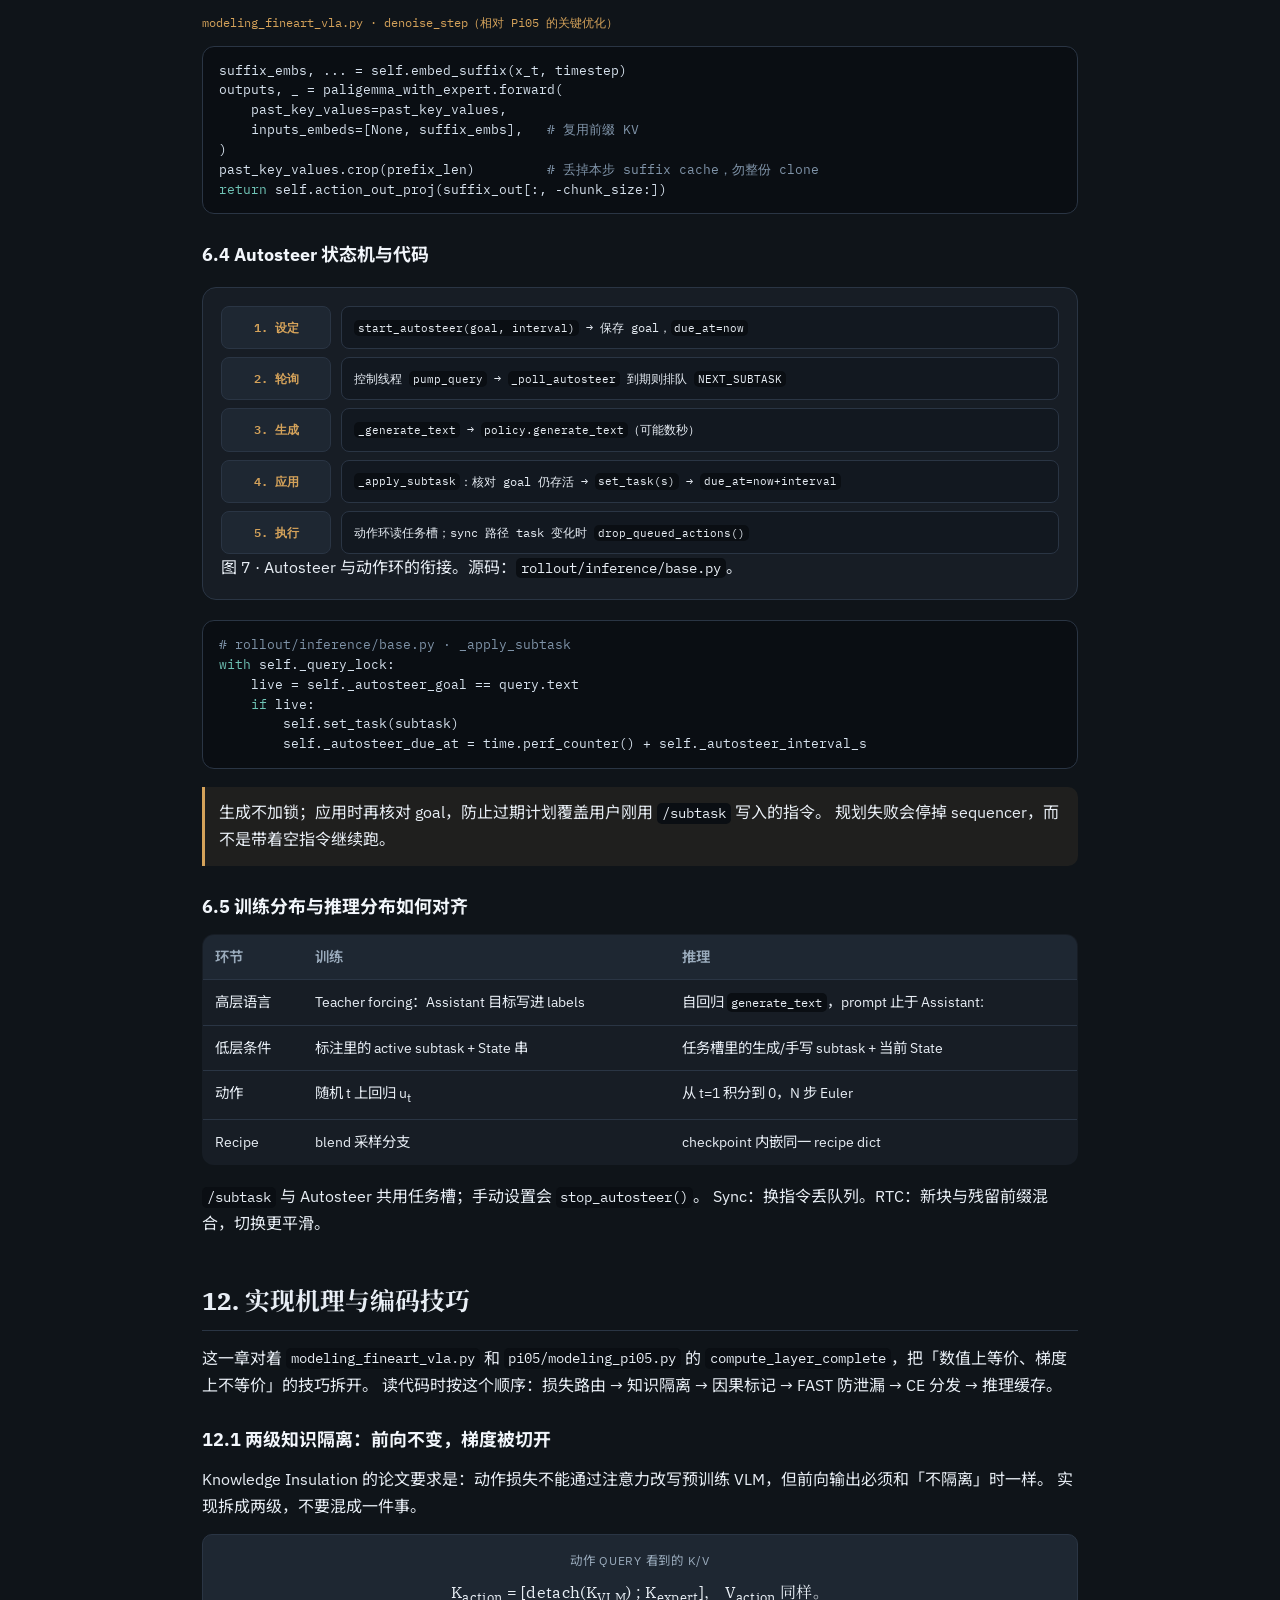
<file: docs/fineart_vla_research_report.html>
<!DOCTYPE html>
<html lang="zh-CN">
<head>
<meta charset="utf-8">
<meta name="viewport" content="width=device-width, initial-scale=1">
<title>FineART-VLA 研究报告 · LeRobot</title>
<style>
  :root {
    --bg: #0f1419;
    --bg-elev: #171d25;
    --bg-soft: #1e2732;
    --line: #2a3544;
    --text: #e8eef5;
    --muted: #9aabbc;
    --accent: #3d9b8f;
    --accent-2: #d4a25a;
    --danger: #d4776b;
    --code-bg: #0a0e13;
    --shadow: 0 12px 40px rgba(0,0,0,.35);
    --max: 920px;
  }
  * { box-sizing: border-box; }
  html { scroll-behavior: smooth; }
  body {
    margin: 0;
    font-family: "IBM Plex Sans", "Noto Sans SC", "Source Han Sans SC", sans-serif;
    color: var(--text);
    background:
      radial-gradient(1200px 600px at 10% -10%, rgba(61,155,143,.18), transparent 55%),
      radial-gradient(900px 500px at 100% 0%, rgba(212,162,90,.12), transparent 50%),
      var(--bg);
    line-height: 1.7;
  }
  a { color: var(--accent); text-decoration: none; }
  a:hover { text-decoration: underline; }
  .wrap { max-width: var(--max); margin: 0 auto; padding: 0 22px 80px; }
  header.hero {
    padding: 56px 0 28px;
    border-bottom: 1px solid var(--line);
    margin-bottom: 28px;
  }
  .eyebrow {
    font-size: .78rem;
    letter-spacing: .14em;
    text-transform: uppercase;
    color: var(--accent);
    font-weight: 600;
  }
  h1 {
    font-family: "IBM Plex Serif", "Noto Serif SC", Georgia, serif;
    font-size: clamp(1.8rem, 4vw, 2.55rem);
    line-height: 1.25;
    margin: 10px 0 14px;
    font-weight: 650;
  }
  .lede { color: var(--muted); font-size: 1.05rem; max-width: 48rem; }
  .meta {
    display: flex; flex-wrap: wrap; gap: 10px 18px;
    margin-top: 18px; color: var(--muted); font-size: .9rem;
  }
  nav.toc {
    background: var(--bg-elev);
    border: 1px solid var(--line);
    border-radius: 14px;
    padding: 18px 20px;
    margin: 24px 0 36px;
    box-shadow: var(--shadow);
  }
  nav.toc h2 { margin: 0 0 10px; font-size: 1rem; }
  nav.toc ol { margin: 0; padding-left: 1.2rem; columns: 1; }
  @media (min-width: 720px) { nav.toc ol { columns: 2; column-gap: 28px; } }
  nav.toc li { margin: .28rem 0; break-inside: avoid; }
  section { margin: 42px 0; }
  h2 {
    font-family: "IBM Plex Serif", "Noto Serif SC", Georgia, serif;
    font-size: 1.55rem;
    margin: 0 0 14px;
    padding-bottom: 8px;
    border-bottom: 1px solid var(--line);
  }
  h3 { font-size: 1.12rem; margin: 26px 0 10px; color: #f2f6fb; }
  h4 { font-size: .98rem; margin: 18px 0 8px; color: var(--accent-2); }
  p { margin: 0 0 12px; }
  ul, ol { margin: 0 0 14px; padding-left: 1.25rem; }
  li { margin: .28rem 0; }
  .muted { color: var(--muted); }
  .callout {
    border-left: 3px solid var(--accent);
    background: rgba(61,155,143,.08);
    padding: 12px 14px;
    border-radius: 0 10px 10px 0;
    margin: 14px 0;
  }
  .callout.warn {
    border-left-color: var(--accent-2);
    background: rgba(212,162,90,.08);
  }
  table {
    width: 100%;
    border-collapse: collapse;
    font-size: .9rem;
    margin: 12px 0 18px;
    background: var(--bg-elev);
    border: 1px solid var(--line);
    border-radius: 12px;
    overflow: hidden;
  }
  th, td {
    text-align: left;
    padding: 10px 12px;
    border-bottom: 1px solid var(--line);
    vertical-align: top;
  }
  th { background: var(--bg-soft); color: var(--muted); font-weight: 600; }
  tr:last-child td { border-bottom: 0; }
  code, kbd {
    font-family: "IBM Plex Mono", "Source Code Pro", ui-monospace, monospace;
    font-size: .86em;
    background: var(--code-bg);
    padding: .1em .35em;
    border-radius: 5px;
  }
  pre {
    margin: 12px 0 18px;
    padding: 14px 16px;
    overflow: auto;
    background: var(--code-bg);
    border: 1px solid var(--line);
    border-radius: 12px;
    font-family: "IBM Plex Mono", "Source Code Pro", ui-monospace, monospace;
    font-size: .8rem;
    line-height: 1.55;
    color: #d7e2ee;
  }
  pre .c { color: #7f93a8; }
  pre .k { color: #6fc3b5; }
  pre .s { color: #e0b56c; }
  .fig {
    background: var(--bg-elev);
    border: 1px solid var(--line);
    border-radius: 14px;
    padding: 18px;
    margin: 16px 0 20px;
    overflow-x: auto;
  }
  .fig caption {
    display: block;
    margin-top: 12px;
    color: var(--muted);
    font-size: .86rem;
  }
  .flow {
    display: grid;
    gap: 8px;
    font-family: "IBM Plex Mono", ui-monospace, monospace;
    font-size: .78rem;
  }
  .flow .row {
    display: grid;
    grid-template-columns: 110px 1fr;
    gap: 10px;
    align-items: stretch;
  }
  .flow .tag {
    display: flex; align-items: center; justify-content: center;
    background: var(--bg-soft);
    border: 1px solid var(--line);
    border-radius: 8px;
    color: var(--accent-2);
    font-weight: 600;
  }
  .flow .box {
    background: #121820;
    border: 1px solid var(--line);
    border-radius: 8px;
    padding: 10px 12px;
  }
  .arch {
    display: grid;
    gap: 10px;
  }
  .arch .layer {
    border: 1px solid var(--line);
    border-radius: 10px;
    padding: 12px 14px;
    background: linear-gradient(180deg, #1a222c, #141a22);
  }
  .arch .layer strong { color: var(--accent); }
  .pill-row { display: flex; flex-wrap: wrap; gap: 8px; margin: 10px 0; }
  .pill {
    border: 1px solid var(--line);
    background: var(--bg-soft);
    border-radius: 999px;
    padding: 4px 10px;
    font-size: .8rem;
    color: var(--muted);
  }
  .two {
    display: grid;
    gap: 14px;
  }
  @media (min-width: 760px) {
    .two { grid-template-columns: 1fr 1fr; }
  }
  .panel {
    background: var(--bg-elev);
    border: 1px solid var(--line);
    border-radius: 12px;
    padding: 14px 16px;
  }
  .panel h4 { margin-top: 0; }
  footer {
    margin-top: 48px;
    padding-top: 18px;
    border-top: 1px solid var(--line);
    color: var(--muted);
    font-size: .88rem;
  }
  .eq {
    font-family: "IBM Plex Serif", "Noto Serif SC", Georgia, serif;
    background: var(--bg-soft);
    border: 1px solid var(--line);
    border-radius: 10px;
    padding: 14px 18px;
    text-align: center;
    margin: 14px 0;
    letter-spacing: .02em;
    line-height: 1.85;
  }
  .eq .tag {
    display: block;
    font-family: "IBM Plex Sans", "Noto Sans SC", sans-serif;
    font-size: .78rem;
    color: var(--muted);
    letter-spacing: .06em;
    text-transform: uppercase;
    margin-bottom: 6px;
  }
  .eq-block {
    font-family: "IBM Plex Serif", "Noto Serif SC", Georgia, serif;
    background: var(--bg-soft);
    border: 1px solid var(--line);
    border-radius: 10px;
    padding: 14px 18px;
    margin: 12px 0 16px;
    overflow-x: auto;
  }
  .eq-block .line { margin: .35rem 0; white-space: nowrap; }
  .svg-fig {
    width: 100%;
    height: auto;
    display: block;
    background: #121820;
    border-radius: 10px;
  }
  .svg-fig text { font-family: "IBM Plex Sans", "Noto Sans SC", sans-serif; }
  .legend {
    display: flex; flex-wrap: wrap; gap: 10px 16px;
    margin-top: 10px; font-size: .82rem; color: var(--muted);
  }
  .legend i {
    display: inline-block; width: 12px; height: 12px;
    border-radius: 3px; margin-right: 6px; vertical-align: -1px;
  }
  .shape-table td:first-child { font-family: "IBM Plex Mono", monospace; font-size: .82rem; }
  .code-path {
    font-size: .78rem;
    color: var(--accent-2);
    margin: 0 0 6px;
    font-family: "IBM Plex Mono", monospace;
  }
  .subtoc {
    margin: 8px 0 16px;
    padding: 10px 14px;
    background: rgba(61,155,143,.06);
    border-radius: 10px;
    font-size: .9rem;
  }
  .subtoc a { margin-right: 12px; }
</style>
<link rel="preconnect" href="https://fonts.googleapis.com">
<link rel="preconnect" href="https://fonts.gstatic.com" crossorigin>
<link href="https://fonts.googleapis.com/css2?family=IBM+Plex+Mono:wght@400;500&family=IBM+Plex+Sans:wght@400;500;600;700&family=IBM+Plex+Serif:wght@500;650&family=Noto+Sans+SC:wght@400;500;700&family=Noto+Serif+SC:wght@500;650&display=swap" rel="stylesheet">
</head>
<body>
<svg width="0" height="0" style="position:absolute" aria-hidden="true">
  <defs>
    <marker id="arr" markerWidth="8" markerHeight="8" refX="6" refY="3" orient="auto">
      <path d="M0,0 L6,3 L0,6 Z" fill="#9aabbc"/>
    </marker>
  </defs>
</svg>
<div class="wrap">
<header class="hero">
  <div class="eyebrow">LeRobot · Research Report</div>
  <h1>FineART-VLA：数据准备、模型架构、训练推理原理与真机应用</h1>
  <p class="lede">
    基于 Hugging Face LeRobot 代码库（π0.5 / openpi 派生）整理的技术研究报告。
    第 4–6 章用架构图、注意力拓扑、流匹配 ODE 与源码路径对照讲解训练/推理数学；
    并覆盖语言标注、Recipe、Knowledge Insulation、Autosteer 与
    <code>lerobot-rollout</code> 真机部署。
  </p>
  <div class="meta">
    <span>策略类型：<code>fineart_vla</code></span>
    <span>基座：π0.5 / PaliGemma + Gemma Expert</span>
    <span>代码：<code>src/lerobot/policies/fineart_vla/</code></span>
    <span>许可：Apache 2.0</span>
  </div>
</header>

<nav class="toc">
  <h2>目录</h2>
  <ol>
    <li><a href="#s1">1. 摘要与问题设定</a></li>
    <li><a href="#s2">2. 与 π0.5 的定位差异</a></li>
    <li><a href="#s3">3. 数据准备与处理</a></li>
    <li><a href="#s4">4. 模型架构（图解 + 张量形状）</a></li>
    <li><a href="#s5">5. 训练算法（公式 × 代码）</a></li>
    <li><a href="#s6">6. 推理算法（公式 × 代码）</a></li>
    <li><a href="#s12">12. 实现机理与编码技巧</a></li>
    <li><a href="#s7">7. 关键技术代码实现</a></li>
    <li><a href="#s8">8. LeRobot 真实机器人应用</a></li>
    <li><a href="#s9">9. 端到端操作清单</a></li>
    <li><a href="#s10">10. 故障排查与工程建议</a></li>
    <li><a href="#s11">11. 参考文献</a></li>
  </ol>
</nav>

<section id="s1">
  <h2>1. 摘要与问题设定</h2>
  <p>
    FineART-VLA（Scale AI × Hugging Face）是一条端到端 Vision-Language-Action（VLA）策略：
    在 π0.5 的「视觉—语言前缀 + 连续动作 Expert」之上，重新打开并训练 PaliGemma 的语言模型头，
    使同一份 checkpoint 既能生成低层子任务（System 2），又能在该语言条件下用流匹配预测动作（System 1）。
  </p>
  <p>
    中期预训练使用 FineART 数据集：约 <strong>40,543</strong> 条双臂操作轨迹（约 <strong>1,718</strong> 小时），
    含 <strong>533,913</strong> 条子任务标注。下游在自有 LeRobot 数据集上微调时，必须提供与所选 Recipe 匹配的语言列；
    策略本身不会从「只有 task 字符串」的普通数据集里自动发明子任务监督。
  </p>
  <div class="eq">
    默认因式分解：&nbsp; π(a | o, subtask) · π(subtask | o, task)
  </div>
  <p class="muted">
    即：高层用任务与观察预测 subtask；低层用当前 subtask、观察与本体状态预测动作块。
    运行时由 rollout 按节奏交替调用这两条路径，而不是在一次前向里同时吐出文字和动作。
  </p>
</section>

<section id="s2">
  <h2>2. 与 π0.5 的定位差异</h2>
  <table>
    <thead>
      <tr><th>能力</th><th>π0.5 / Pi05</th><th>FineART-VLA</th></tr>
    </thead>
    <tbody>
      <tr>
        <td>动作骨干</td>
        <td>PaliGemma 前缀 + Gemma Action Expert</td>
        <td>同一套架构（<code>FineARTVLAPytorch</code> 继承 <code>PI05Pytorch</code>）</td>
      </tr>
      <tr>
        <td>语言头</td>
        <td>运行时不依赖生成式语言头</td>
        <td>开启并训练文本 CE；推理可 <code>generate_text()</code></td>
      </tr>
      <tr>
        <td>动作条件</td>
        <td>Episode 级 task</td>
        <td>当前生效的低层 subtask + 离散化状态串</td>
      </tr>
      <tr>
        <td>训练目标</td>
        <td>流匹配动作</td>
        <td>Flow + Recipe 文本 + 可选 FAST 动作 token</td>
      </tr>
      <tr>
        <td>数据要求</td>
        <td>图像 / state / action / task</td>
        <td>同上，外加 <code>language_persistent</code> / <code>language_events</code></td>
      </tr>
      <tr>
        <td>部署形态</td>
        <td>task → action</td>
        <td>task → subtask → action（Autosteer / <code>/subtask</code>）</td>
      </tr>
    </tbody>
  </table>
  <div class="callout">
    选型建议：若任务短、一句话就能驱动整条示教，用 Pi05；若需要中途换指令、分层规划、记忆或 VQA，用 FineART-VLA。
  </div>
</section>

<section id="s3">
  <h2>3. 数据准备与处理</h2>

  <h3>3.1 两层语言列（Layer 1）</h3>
  <p>
    LeRobot 在 parquet 帧旁增加两列可选语言结构（见 <code>src/lerobot/datasets/language.py</code>）：
  </p>
  <ul>
    <li><code>language_persistent</code>：整集广播的「状态型」语言。子任务、计划、记忆等从某个时间戳起生效，直到同 style 的下一行替换。</li>
    <li><code>language_events</code>：只落在触发帧上的「事件型」语言。插话、VQA、语音 <code>say</code>、轨迹 trace 等。</li>
  </ul>
  <pre><span class="c"># persistent 行字段</span>
role, content, style, timestamp, camera, tool_calls

<span class="c"># event 行字段（无 timestamp：帧时间即事件时间）</span>
role, content, style, camera, tool_calls</pre>

  <h4>Style 与列归属</h4>
  <table>
    <thead><tr><th>Style</th><th>列</th><th>camera 规则</th><th>典型用途</th></tr></thead>
    <tbody>
      <tr><td><code>subtask</code></td><td>persistent</td><td>必须 <code>null</code></td><td>低层指令时间线（默认配方必需）</td></tr>
      <tr><td><code>plan</code></td><td>persistent</td><td><code>null</code></td><td>高层计划句</td></tr>
      <tr><td><code>memory</code></td><td>persistent</td><td><code>null</code></td><td>已完成步骤的记忆摘要</td></tr>
      <tr><td><code>task_aug</code></td><td>persistent</td><td><code>null</code></td><td>任务改写（常落在 t=0）</td></tr>
      <tr><td><code>motion</code></td><td>persistent</td><td><code>null</code></td><td>机器人坐标系运动原语（相机无关）</td></tr>
      <tr><td><code>interjection</code></td><td>events</td><td><code>null</code></td><td>用户插话</td></tr>
      <tr><td><code>vqa</code> / <code>trace</code></td><td>events</td><td>必须指向 <code>observation.images.*</code></td><td>视角相关问答 / 像素轨迹</td></tr>
      <tr><td><code>say</code>（tool）</td><td>events</td><td><code>null</code></td><td><code>tool_calls</code> 中的语音原子</td></tr>
    </tbody>
  </table>
  <div class="callout warn">
    <strong>camera=null 不是缺省错误。</strong>
    只有 <code>VIEW_DEPENDENT_STYLES = {vqa, trace}</code> 要求非空 camera；
    <code>subtask</code>/<code>memory</code> 若写了相机名，校验器会直接报错。
  </div>

  <h3>3.2 时间语义</h3>
  <p>
    Persistent 行在采样时刻 <code>t</code> 上取「最新且 <code>timestamp ≤ t</code>」的那条（resolver：<code>active_at(t, style=…)</code>）。
    Event 行必须精确落在帧时间戳上，没有容差窗口。因此标注流水线应用数据集帧时间做 snap，而不是随意浮点。
  </p>
  <div class="fig">
    <div class="flow">
      <div class="row"><div class="tag">t = 0.0</div><div class="box">subtask: pick up the zip tie tail</div></div>
      <div class="row"><div class="tag">t = 7.5</div><div class="box">memory: I picked up the zip tie.<br>subtask: insert the zip tie tail through the lock</div></div>
      <div class="row"><div class="tag">t = 17.5</div><div class="box">memory: …threaded its tail through the lock.<br>subtask: release the zip tie and retract the arm</div></div>
      <div class="row"><div class="tag">采样 t=10</div><div class="box">生效 subtask = insert…；生效 memory = I picked up the zip tie.</div></div>
    </div>
    <caption>图 1 · Persistent 时间线：列表复制到每一帧，按时间解析「当前生效」行。</caption>
  </div>

  <h3>3.3 Recipe 渲染（Layer 2 → Layer 3）</h3>
  <p>
    数据集本身不绑定某一种训练对话格式。训练时由 Recipe YAML（或内嵌 dict）声明 bindings 与 messages，
    <code>RenderTrainingMessagesStep</code> 把每帧语言解析成 HF 风格 <code>messages</code>，并附带：
  </p>
  <ul>
    <li><code>message_streams</code>：<code>high_level</code> / <code>low_level</code>，决定是否走动作流损失；</li>
    <li><code>target_message_indices</code>：哪些 assistant 回合算文本 CE 目标。</li>
  </ul>

  <h4>默认内嵌配方（30% / 70%）</h4>
  <p>定义于 <code>FineARTVLAConfig</code> 的 <code>_fineart_vla_default_recipe()</code>：</p>
  <table>
    <thead><tr><th>分支</th><th>权重</th><th>输入</th><th>监督</th></tr></thead>
    <tbody>
      <tr>
        <td><code>high_level_subtask</code></td>
        <td>0.30</td>
        <td><code>User: ${task}</code></td>
        <td><code>Assistant: ${subtask}</code>（文本 CE，不预测动作）</td>
      </tr>
      <tr>
        <td><code>low_level_execution</code></td>
        <td>0.70</td>
        <td><code>User: ${subtask}</code> + 离散化 State</td>
        <td>动作 flow（及可选 FAST）；无文本目标</td>
      </tr>
    </tbody>
  </table>

  <h4>扩展配方</h4>
  <ul>
    <li><code>configs/recipes/subtask.yaml</code>：与默认相同的核心。</li>
    <li><code>configs/recipes/subtask_mem.yaml</code>：加入 memory 更新（约 15%）。</li>
    <li><code>configs/recipes/subtask_mem_vqa_speech.yaml</code>：再加入插话应答与按相机拆分的 VQA。</li>
    <li><code>configs/recipes/subtask_joint.yaml</code>：同一前缀上联合监督 subtask 文本与动作（需匹配的 runtime 因果标记）。</li>
  </ul>
  <div class="callout">
    默认配方<strong>不读取</strong> memory。数据集里即便有 memory，也只有换成 <code>subtask_mem.yaml</code> 才会进入损失。
    默认 runtime 控制器也只接受一句 subtask，不会把 memory 直接塞进动作头。
  </div>

  <h3>3.4 标注流水线</h3>
  <p>官方路径：</p>
  <ol>
    <li>安装 <code>pip install -e ".[annotations]"</code>（或项目 extras）。</li>
    <li>使用 <code>lerobot-annotate</code> / HF Jobs 启动器 <code>examples/annotations/run_hf_job.py</code>。</li>
    <li>本地 Web：<code>examples/lerobot_annotate_web/</code>（端口 8766）驱动官方 executor，可选特征
      <code>subtask, plan, memory, task_aug, interjections, vqa</code>，写入 staging 再落 parquet。</li>
  </ol>
  <p>写入语义：</p>
  <ul>
    <li>未参与本次 run 的 episode 保留原语言列；</li>
    <li>参与但无 staging 的 episode 写空列表；</li>
    <li>特征过滤发生在写 parquet 时（<code>_SelectiveWriter</code>），原始 JSONL 可复用。</li>
  </ul>

  <h3>3.5 预处理管线（训练侧）</h3>
  <p><code>make_fineart_vla_pre_post_processors()</code> 组装的输入步骤顺序：</p>
  <pre>RenameObservations
→ AddBatchDimension
→ RelativeActions（可选）
→ Normalizer
→ RenderRuntimeMessages   <span class="c"># 推理查询：vqa / next_subtask</span>
→ RenderTrainingMessages  <span class="c"># 训练：按 recipe 渲染</span>
→ FineARTVLATextTokenizer <span class="c"># 展平为 "Role: …\n"，打 text_labels</span>
→ ActionTokenizer（可选 FAST）
→ Device</pre>
  <p>
    低层样本会把归一化 state 离散到 256 档，拼进最后一条 User 文本：
    <code>…, State: 128 131 140 …;</code>（PI0.5 惯例）。
  </p>
</section>

<section id="s4">
  <h2>4. 模型架构（图解 + 张量形状）</h2>
  <div class="subtoc">
    <a href="#s4-1">4.1 总览</a>
    <a href="#s4-2">4.2 前缀 / 后缀</a>
    <a href="#s4-3">4.3 注意力拓扑</a>
    <a href="#s4-4">4.4 Knowledge Insulation</a>
    <a href="#s4-5">4.5 三头输出</a>
    <a href="#s4-6">4.6 类与配置</a>
  </div>

  <h3 id="s4-1">4.1 端到端总览</h3>
  <p>
    FineART-VLA 在 π0.5 的「视觉—语言前缀 + 动作 Expert 后缀」上，额外打开 PaliGemma
    <code>lm_head</code>，形成三条可训练路径。数学上把策略写成因式分解：
  </p>
  <div class="eq">
    <span class="tag">默认概率因式分解</span>
    π<sub>θ</sub>(a, s | o, g)
    &nbsp;=&nbsp;
    π<sub>θ</sub><sup>lang</sup>(s | o, g)
    &nbsp;·&nbsp;
    π<sub>θ</sub><sup>act</sup>(a | o, s)
  </div>
  <p class="muted">
    其中 g 是高层目标（task / Autosteer goal），s 是低层 subtask 字符串，
    a ∈ ℝ<sup>H×d</sup> 是动作块（H=<code>chunk_size</code>=50，d 为机器人动作维，内部 pad 到 <code>max_action_dim</code>=32）。
    训练时两条路径按 recipe blend 分样本学；推理时由 rollout 交替调用。
  </p>

  <div class="fig">
    <svg class="svg-fig" viewBox="0 0 880 420" role="img" aria-label="FineART-VLA architecture">
      <defs>
        <linearGradient id="g1" x1="0" y1="0" x2="0" y2="1">
          <stop offset="0%" stop-color="#1e3a36"/><stop offset="100%" stop-color="#15242a"/>
        </linearGradient>
        <linearGradient id="g2" x1="0" y1="0" x2="0" y2="1">
          <stop offset="0%" stop-color="#3a2e1a"/><stop offset="100%" stop-color="#241c12"/>
        </linearGradient>
        <marker id="arr" markerWidth="8" markerHeight="8" refX="6" refY="3" orient="auto">
          <path d="M0,0 L6,3 L0,6 Z" fill="#9aabbc"/>
        </marker>
      </defs>
      <!-- inputs -->
      <rect x="20" y="40" width="130" height="54" rx="8" fill="#1e2732" stroke="#2a3544"/>
      <text x="85" y="62" text-anchor="middle" fill="#e8eef5" font-size="13">多路图像</text>
      <text x="85" y="80" text-anchor="middle" fill="#9aabbc" font-size="11">obs.images.*</text>
      <rect x="20" y="110" width="130" height="54" rx="8" fill="#1e2732" stroke="#2a3544"/>
      <text x="85" y="132" text-anchor="middle" fill="#e8eef5" font-size="13">语言 tokens</text>
      <text x="85" y="150" text-anchor="middle" fill="#9aabbc" font-size="11">recipe 渲染</text>
      <rect x="20" y="220" width="130" height="54" rx="8" fill="#1e2732" stroke="#2a3544"/>
      <text x="85" y="242" text-anchor="middle" fill="#e8eef5" font-size="13">带噪动作 x_t</text>
      <text x="85" y="260" text-anchor="middle" fill="#9aabbc" font-size="11">+ 时间 t</text>

      <line x1="150" y1="67" x2="200" y2="100" stroke="#9aabbc" marker-end="url(#arr)"/>
      <line x1="150" y1="137" x2="200" y2="120" stroke="#9aabbc" marker-end="url(#arr)"/>
      <line x1="150" y1="247" x2="200" y2="280" stroke="#9aabbc" marker-end="url(#arr)"/>

      <!-- prefix / suffix embed -->
      <rect x="200" y="70" width="150" height="90" rx="10" fill="url(#g1)" stroke="#3d9b8f"/>
      <text x="275" y="100" text-anchor="middle" fill="#6fc3b5" font-size="13" font-weight="600">embed_prefix</text>
      <text x="275" y="120" text-anchor="middle" fill="#e8eef5" font-size="12">SigLIP + LM emb</text>
      <text x="275" y="140" text-anchor="middle" fill="#9aabbc" font-size="11">(B, P, D)</text>

      <rect x="200" y="240" width="150" height="90" rx="10" fill="url(#g2)" stroke="#d4a25a"/>
      <text x="275" y="270" text-anchor="middle" fill="#e0b56c" font-size="13" font-weight="600">embed_suffix</text>
      <text x="275" y="290" text-anchor="middle" fill="#e8eef5" font-size="12">action_in + AdaRMS</text>
      <text x="275" y="310" text-anchor="middle" fill="#9aabbc" font-size="11">(B, H, D)</text>

      <line x1="350" y1="115" x2="400" y2="175" stroke="#9aabbc" marker-end="url(#arr)"/>
      <line x1="350" y1="285" x2="400" y2="215" stroke="#9aabbc" marker-end="url(#arr)"/>

      <!-- joint -->
      <rect x="400" y="130" width="200" height="130" rx="12" fill="#1a2430" stroke="#6fc3b5" stroke-width="1.5"/>
      <text x="500" y="160" text-anchor="middle" fill="#6fc3b5" font-size="13" font-weight="600">paligemma_with_expert</text>
      <text x="500" y="182" text-anchor="middle" fill="#e8eef5" font-size="12">联合 Transformer</text>
      <text x="500" y="204" text-anchor="middle" fill="#9aabbc" font-size="11">prefix ↔ suffix 注意力</text>
      <text x="500" y="226" text-anchor="middle" fill="#9aabbc" font-size="11">KI: 阻断 ∇L_flow→prefix</text>
      <text x="500" y="248" text-anchor="middle" fill="#9aabbc" font-size="11">输出 (prefix_out, suffix_out)</text>

      <line x1="600" y1="160" x2="650" y2="80" stroke="#9aabbc" marker-end="url(#arr)"/>
      <line x1="600" y1="195" x2="650" y2="195" stroke="#9aabbc" marker-end="url(#arr)"/>
      <line x1="600" y1="230" x2="650" y2="310" stroke="#9aabbc" marker-end="url(#arr)"/>

      <!-- heads -->
      <rect x="650" y="40" width="210" height="70" rx="10" fill="#1e2732" stroke="#3d9b8f"/>
      <text x="755" y="68" text-anchor="middle" fill="#6fc3b5" font-size="13" font-weight="600">lm_head → L_text</text>
      <text x="755" y="90" text-anchor="middle" fill="#9aabbc" font-size="11">subtask / memory / VQA</text>

      <rect x="650" y="160" width="210" height="70" rx="10" fill="#1e2732" stroke="#d4a25a"/>
      <text x="755" y="188" text-anchor="middle" fill="#e0b56c" font-size="13" font-weight="600">action_out_proj → L_flow</text>
      <text x="755" y="210" text-anchor="middle" fill="#9aabbc" font-size="11">v_θ ≈ ε − a</text>

      <rect x="650" y="280" width="210" height="70" rx="10" fill="#1e2732" stroke="#9aabbc"/>
      <text x="755" y="308" text-anchor="middle" fill="#e8eef5" font-size="13" font-weight="600">FAST + lm_head → L_FAST</text>
      <text x="755" y="330" text-anchor="middle" fill="#9aabbc" font-size="11">离散动作 token CE</text>

      <text x="440" y="390" fill="#9aabbc" font-size="12">训练：三损失加权求和 · 推理：语言环 / 动作环分时调用</text>
    </svg>
    <caption>图 2 · FineART-VLA 架构总览：前缀（绿）与后缀（金）进入联合 Transformer，再分出三头。</caption>
    <div class="legend">
      <span><i style="background:#3d9b8f"></i>Prefix / 语言路径</span>
      <span><i style="background:#d4a25a"></i>Suffix / 动作路径</span>
      <span><i style="background:#9aabbc"></i>可选 FAST</span>
    </div>
  </div>

  <h3 id="s4-2">4.2 前缀与后缀的构造</h3>
  <h4>Prefix：图像 + 语言</h4>
  <p class="code-path">pi05/modeling_pi05.py · embed_prefix → FineART 继承并可选叠加因果标记</p>
  <div class="eq-block">
    <div class="line">E<sub>img</sub><sup>(c)</sup> = SigLIP(I<sub>c</sub>) ∈ ℝ<sup>B×N<sub>c</sub>×D</sup> &nbsp;&nbsp;（每路相机）</div>
    <div class="line">E<sub>lang</sub> = Embed<sub>LM</sub>(w) ∈ ℝ<sup>B×L×D</sup></div>
    <div class="line">E<sub>prefix</sub> = Concat<sub>seq</sub>(E<sub>img</sub><sup>(1)</sup>, …, E<sub>img</sub><sup>(C)</sup>, E<sub>lang</sub>) ∈ ℝ<sup>B×P×D</sup></div>
  </div>
  <pre><span class="c"># 概念对应 embed_prefix</span>
<span class="k">for</span> img_emb, img_mask <span class="k">in</span> zip(self._embed_images(...), img_masks):
    embs.append(img_emb)          <span class="c"># att_masks 全 0 → 前缀内双向</span>
lang_emb = self.paligemma_with_expert.embed_language_tokens(tokens)
embs.append(lang_emb)
<span class="k">return</span> torch.cat(embs, dim=1), pad_masks, att_masks</pre>

  <h4>Suffix：带噪动作 + 时间条件</h4>
  <p class="code-path">pi05/modeling_pi05.py · embed_suffix</p>
  <div class="eq-block">
    <div class="line">E<sub>act</sub> = ActionInProj(x<sub>t</sub>) ∈ ℝ<sup>B×H×D</sup></div>
    <div class="line">τ = MLP<sub>time</sub>(SinCos(t)) &nbsp;&nbsp;→ AdaRMS 条件（仅 Expert 侧）</div>
    <div class="line">att_masks<sub>suffix</sub> = [1, 0, 0, …, 0] &nbsp;&nbsp;（首 token 切断对更早动作的可见性，块内其余双向）</div>
  </div>
  <p>
    前缀 token 的 att 标记为 0（块内全可见），后缀第一个动作位置标记为 1，
    经 <code>make_att_2d_masks</code> 展开后：<strong>前缀不能看后缀</strong>，后缀可以看全部前缀与本块内允许的动作位置。
  </p>

  <h3 id="s4-3">4.3 联合注意力拓扑</h3>
  <div class="fig">
    <svg class="svg-fig" viewBox="0 0 720 300" role="img" aria-label="attention mask">
      <text x="360" y="28" text-anchor="middle" fill="#e8eef5" font-size="14" font-weight="600">注意力可见性（行=Query，列=Key）</text>
      <!-- grid labels -->
      <text x="210" y="58" text-anchor="middle" fill="#6fc3b5" font-size="12">Prefix keys</text>
      <text x="430" y="58" text-anchor="middle" fill="#e0b56c" font-size="12">FAST keys</text>
      <text x="580" y="58" text-anchor="middle" fill="#d4a25a" font-size="12">Action keys</text>
      <text x="36" y="130" fill="#6fc3b5" font-size="12" transform="rotate(-90 36 130)">Prefix Q</text>
      <text x="36" y="230" fill="#d4a25a" font-size="12" transform="rotate(-90 36 230)">Action Q</text>

      <!-- prefix→prefix -->
      <rect x="90" y="70" width="220" height="100" rx="6" fill="#1e3a36" stroke="#3d9b8f"/>
      <text x="200" y="125" text-anchor="middle" fill="#e8eef5" font-size="12">✓ 双向</text>
      <!-- prefix→fast -->
      <rect x="320" y="70" width="120" height="100" rx="6" fill="#1e3a36" stroke="#3d9b8f"/>
      <text x="380" y="125" text-anchor="middle" fill="#e8eef5" font-size="12">✓</text>
      <!-- prefix→action -->
      <rect x="450" y="70" width="220" height="100" rx="6" fill="#2a1a1a" stroke="#d4776b"/>
      <text x="560" y="125" text-anchor="middle" fill="#d4776b" font-size="12">✗ 不可见</text>

      <!-- action→prefix -->
      <rect x="90" y="180" width="220" height="90" rx="6" fill="#3a2e1a" stroke="#d4a25a"/>
      <text x="200" y="230" text-anchor="middle" fill="#e8eef5" font-size="12">✓ 条件化</text>
      <!-- action→fast blocked -->
      <rect x="320" y="180" width="120" height="90" rx="6" fill="#2a1a1a" stroke="#d4776b"/>
      <text x="380" y="220" text-anchor="middle" fill="#d4776b" font-size="11">✗ 屏蔽</text>
      <text x="380" y="238" text-anchor="middle" fill="#9aabbc" font-size="10">防泄漏</text>
      <!-- action→action -->
      <rect x="450" y="180" width="220" height="90" rx="6" fill="#3a2e1a" stroke="#d4a25a"/>
      <text x="560" y="220" text-anchor="middle" fill="#e8eef5" font-size="12">块对角</text>
      <text x="560" y="240" text-anchor="middle" fill="#9aabbc" font-size="10">K-repeat 互不可见</text>
    </svg>
    <caption>图 3 · 训练时注意力掩码。代码在 <code>_combined_prefix_and_flow</code> / <code>_amortized_prefix_and_flow</code> 里把 suffix→FAST 置 False，并把 K 组动作块做成 block-diagonal。</caption>
  </div>
  <pre><span class="c"># modeling_fineart_vla.py · _combined_prefix_and_flow</span>
<span class="k">if</span> fast_len &gt; 0:
    att_2d_masks[:, fast_end:, fast_start:fast_end] = False  <span class="c"># 动作看不到 FAST</span>
<span class="c"># amortized 路径：prefix 行对动作全 0；动作行只看 prefix + 自己的那一块</span>
action_to_action = self._flow_block_diag[None].expand(...)</pre>

  <h3 id="s4-4">4.4 Knowledge Insulation</h3>
  <p>
    目标：连续动作损失不破坏预训练 VLM。设前缀参数为 φ，Expert / 动作投影为 ψ。
  </p>
  <div class="eq">
    <span class="tag">KI 打开时的梯度约束</span>
    ∂L<sub>flow</sub> / ∂φ &nbsp;=&nbsp; 0，&nbsp;&nbsp;
    ∂L<sub>text</sub> / ∂φ &nbsp;允许非零
  </div>
  <p>实现两道闸：</p>
  <ol>
    <li>flow-only（无 text/FAST 标签）时 <code>embed_prefix</code> 包在 <code>torch.no_grad()</code>；</li>
    <li>联合层传入 <code>suppress_prefix_grads=True</code>，在注意力里切断动作→前缀 K/V 的反传。</li>
  </ol>
  <pre><span class="c"># FineARTVLAPytorch.forward / Policy._compute_all_losses_fused</span>
suppress_prefix = knowledge_insulation <span class="k">and</span> text_labels <span class="k">is</span> None <span class="k">and</span> action_tokens <span class="k">is</span> None
<span class="k">with</span> torch.no_grad() <span class="k">if</span> suppress_prefix <span class="k">else</span> nullcontext():
    prefix_embs, ... = embed_prefix(...)
ki_kwargs = {<span class="s">"suppress_prefix_grads"</span>: True} <span class="k">if</span> suppress_prefix <span class="k">else</span> {}
(prefix_out, suffix_out), _ = paligemma_with_expert.forward(..., **ki_kwargs)</pre>

  <h3 id="s4-5">4.5 三头输出与张量形状</h3>
  <table class="shape-table">
    <thead><tr><th>符号 / 张量</th><th>形状</th><th>含义</th></tr></thead>
    <tbody>
      <tr><td><code>images[c]</code></td><td>(B, C, H, W) 或 (B,3,H,W)</td><td>各路相机</td></tr>
      <tr><td><code>tokens</code> / <code>OBS_LANGUAGE_TOKENS</code></td><td>(B, L)</td><td>L≤tokenizer_max_length（FineART 常 256）</td></tr>
      <tr><td><code>prefix_embs</code></td><td>(B, P, D)</td><td>P = Σ N<sub>c</sub> + L（+ 可选 FAST）</td></tr>
      <tr><td><code>actions</code> / <code>x_t</code></td><td>(B, H, d<sub>pad</sub>)</td><td>H=50，d<sub>pad</sub>=32</td></tr>
      <tr><td><code>suffix_embs</code></td><td>(B, H, D) 或 (B, K·H, D)</td><td>K=<code>flow_num_repeats</code></td></tr>
      <tr><td><code>v_t</code></td><td>(B, H, d<sub>pad</sub>)</td><td>预测速度场，损失时裁到真实 d</td></tr>
      <tr><td><code>text_labels</code></td><td>(B, L)</td><td>非目标位置为 -100</td></tr>
      <tr><td><code>action_tokens</code></td><td>(B, F)</td><td>FAST 码序列</td></tr>
    </tbody>
  </table>

  <h3 id="s4-6">4.6 类继承与关键超参</h3>
  <pre>FineARTVLAConfig  ⊂  PI05Config
FineARTVLAPytorch ⊂  PI05Pytorch     <span class="c"># KI、denoise crop KV、sample_actions 因果标记</span>
FineARTVLAPolicy  ⊂  PI05Policy      <span class="c"># 三损失 forward；generate_text / select_message</span></pre>
  <table>
    <thead><tr><th>超参</th><th>默认</th><th>作用</th></tr></thead>
    <tbody>
      <tr><td><code>chunk_size</code> / <code>n_action_steps</code></td><td>50</td><td>动作块长度 H</td></tr>
      <tr><td><code>num_inference_steps</code></td><td>10</td><td>Euler 积分步数</td></tr>
      <tr><td><code>flow_loss_weight</code></td><td>10</td><td>λ<sub>flow</sub></td></tr>
      <tr><td><code>text_loss_weight</code></td><td>1</td><td>λ<sub>text</sub></td></tr>
      <tr><td><code>fast_action_loss_weight</code></td><td>1</td><td>λ<sub>fast</sub></td></tr>
      <tr><td><code>flow_num_repeats</code></td><td>5</td><td>共享前缀上的独立 denoise 次数 K</td></tr>
      <tr><td><code>knowledge_insulation</code></td><td>true</td><td>阻断动作梯度进 VLM</td></tr>
      <tr><td><code>fast_skip_tokens</code></td><td>1152</td><td>FAST id 与 &lt;loc&gt; 分离</td></tr>
      <tr><td><code>text_ce_z_loss_weight</code></td><td>1e-4</td><td>PaLM 风格 z-loss</td></tr>
    </tbody>
  </table>
</section>

<section id="s5">
  <h2>5. 训练算法（公式 × 代码）</h2>
  <div class="subtoc">
    <a href="#s5-1">5.1 总损失</a>
    <a href="#s5-2">5.2 流匹配</a>
    <a href="#s5-3">5.3 文本 CE</a>
    <a href="#s5-4">5.4 FAST</a>
    <a href="#s5-5">5.5 融合步</a>
    <a href="#s5-6">5.6 训练命令</a>
  </div>

  <h3 id="s5-1">5.1 总目标</h3>
  <div class="eq">
    <span class="tag">加权多任务损失</span>
    ℒ(θ) = λ<sub>flow</sub> ℒ<sub>flow</sub>
    + λ<sub>text</sub> ℒ<sub>text</sub>
    + λ<sub>fast</sub> ℒ<sub>FAST</sub>
  </div>
  <p>
    默认 λ<sub>flow</sub>=10，λ<sub>text</sub>=1，λ<sub>fast</sub>=1。
    Recipe blend 决定每个样本启用哪些项：high_level 样本通常只有 ℒ<sub>text</sub>；
    low_level 样本有 ℒ<sub>flow</sub>（+ 可选 ℒ<sub>FAST</sub>），文本标签为空。
  </p>

  <div class="fig">
    <svg class="svg-fig" viewBox="0 0 860 220" role="img" aria-label="training batch routing">
      <rect x="20" y="30" width="160" height="160" rx="12" fill="#1e2732" stroke="#2a3544"/>
      <text x="100" y="70" text-anchor="middle" fill="#e8eef5" font-size="13" font-weight="600">Batch 样本</text>
      <text x="100" y="100" text-anchor="middle" fill="#9aabbc" font-size="11">recipe blend</text>
      <text x="100" y="120" text-anchor="middle" fill="#9aabbc" font-size="11">按 index 确定性</text>
      <text x="100" y="140" text-anchor="middle" fill="#9aabbc" font-size="11">选中一支</text>

      <line x1="180" y1="80" x2="230" y2="60" stroke="#9aabbc" marker-end="url(#arr)"/>
      <line x1="180" y1="110" x2="230" y2="110" stroke="#9aabbc" marker-end="url(#arr)"/>
      <line x1="180" y1="150" x2="230" y2="170" stroke="#9aabbc" marker-end="url(#arr)"/>

      <rect x="230" y="30" width="180" height="55" rx="8" fill="#1e3a36" stroke="#3d9b8f"/>
      <text x="320" y="55" text-anchor="middle" fill="#6fc3b5" font-size="12">30% high_level</text>
      <text x="320" y="72" text-anchor="middle" fill="#9aabbc" font-size="11">task → subtask</text>

      <rect x="230" y="95" width="180" height="55" rx="8" fill="#3a2e1a" stroke="#d4a25a"/>
      <text x="320" y="120" text-anchor="middle" fill="#e0b56c" font-size="12">70% low_level</text>
      <text x="320" y="137" text-anchor="middle" fill="#9aabbc" font-size="11">subtask → action</text>

      <rect x="230" y="160" width="180" height="40" rx="8" fill="#1e2732" stroke="#2a3544"/>
      <text x="320" y="185" text-anchor="middle" fill="#9aabbc" font-size="11">扩展配方：mem / VQA…</text>

      <line x1="410" y1="57" x2="470" y2="57" stroke="#9aabbc" marker-end="url(#arr)"/>
      <line x1="410" y1="122" x2="470" y2="122" stroke="#9aabbc" marker-end="url(#arr)"/>

      <rect x="470" y="30" width="170" height="55" rx="8" fill="#121820" stroke="#3d9b8f"/>
      <text x="555" y="62" text-anchor="middle" fill="#e8eef5" font-size="12">ℒ_text  only</text>
      <text x="555" y="78" text-anchor="middle" fill="#9aabbc" font-size="10">predict_actions=False</text>

      <rect x="470" y="95" width="170" height="55" rx="8" fill="#121820" stroke="#d4a25a"/>
      <text x="555" y="120" text-anchor="middle" fill="#e8eef5" font-size="12">ℒ_flow (+ FAST)</text>
      <text x="555" y="138" text-anchor="middle" fill="#9aabbc" font-size="10">predict_actions=True</text>

      <line x1="640" y1="90" x2="700" y2="90" stroke="#9aabbc" marker-end="url(#arr)"/>
      <rect x="700" y="55" width="140" height="70" rx="10" fill="#1a2430" stroke="#6fc3b5"/>
      <text x="770" y="85" text-anchor="middle" fill="#6fc3b5" font-size="12" font-weight="600">Σ λ · ℒ</text>
      <text x="770" y="105" text-anchor="middle" fill="#9aabbc" font-size="11">backward</text>
    </svg>
    <caption>图 4 · 一个 batch 内不同样本启用不同损失项；路由掩码是 <code>predict_actions</code> / <code>text_labels</code>。</caption>
  </div>

  <h3 id="s5-2">5.2 流匹配动作损失（NOISE_AT_ONE）</h3>
  <p>
    FineART / π0.5 使用 <code>FlowConvention.NOISE_AT_ONE</code>：
    t=1 是纯噪声，t=0 是干净动作。直线插值路径与目标速度场为：
  </p>
  <div class="eq-block">
    <div class="line">x<sub>t</sub> = t · ε + (1 − t) · a，&nbsp;&nbsp; ε ∼ 𝒩(0, I)</div>
    <div class="line">u<sub>t</sub> ≜ dx<sub>t</sub>/dt = ε − a &nbsp;&nbsp;（与 t 无关的常速度）</div>
    <div class="line">v<sub>θ</sub>(x<sub>t</sub>, t | o, lang) ≈ u<sub>t</sub></div>
    <div class="line">ℒ<sub>flow</sub> = 𝔼<sub>a,ε,t,o</sub>
      [ ‖ v<sub>θ</sub>(x<sub>t</sub>, t | o, lang) − (ε − a) ‖<sub>2</sub><sup>2</sup> ]
      &nbsp;（对真实动作维求均值）</div>
  </div>
  <p class="code-path">modeling_fineart_vla.py · FineARTVLAPytorch.forward / _combined_prefix_and_flow</p>
  <pre>time_expanded = time[:, None, None]          <span class="c"># (B,1,1)</span>
x_t = time_expanded * noise + (1 - time_expanded) * actions
u_t = noise - actions
...
v_t = self.action_out_proj(suffix_out[:, -chunk_size:])
flow_per_dim = F.mse_loss(u_t, v_t, reduction=<span class="s">"none"</span>)
flow_per_dim = flow_per_dim[:, :, :original_action_dim]  <span class="c"># 去掉 pad</span>
per_sample = flow_per_dim.mean(dim=(1, 2))
ℒ_flow = _reduce_action_loss(per_sample, predict_actions_t)</pre>

  <h4>K-repeat 摊销</h4>
  <p>
    <code>flow_num_repeats=K</code>（默认 5）：对同一前缀独立抽 K 组 (ε, t)，
    把 K 个 suffix 拼成长度 K·H，注意力块对角，使各组互不可见。损失对 K 维再平均：
  </p>
  <div class="eq">
    ℒ<sub>flow</sub><sup>(amort)</sup>
    = (1/K) Σ<sub>k=1</sub><sup>K</sup>
    ‖ v<sub>θ</sub>(x<sub>t</sub><sup>(k)</sup>, t<sup>(k)</sup>) − u<sup>(k)</sup> ‖<sup>2</sup>
  </div>
  <p class="muted">前缀只编一次，相当于用 K 倍动作监督摊薄昂贵的视觉—语言编码。</p>

  <h3 id="s5-3">5.3 文本交叉熵 + z-loss</h3>
  <p>预处理把 chat 展平并打标：</p>
  <div class="eq-block">
    <div class="line">prompt = 「User: …\nAssistant: …\n」</div>
    <div class="line">labels<sub>i</sub> = w<sub>i</sub> 若位置 i ∈ 目标 span，否则 −100</div>
    <div class="line">ℒ<sub>CE</sub> = − Σ<sub>i: labels<sub>i</sub>≠−100</sub> log p<sub>θ</sub>(w<sub>i</sub> | w<sub>&lt;i</sub>, images)</div>
    <div class="line">ℒ<sub>text</sub> = ℒ<sub>CE</sub> + α · (log Σ<sub>v</sub> e<sup>z<sub>v</sub></sup>)<sup>2</sup>
      &nbsp;&nbsp;（α=<code>text_ce_z_loss_weight</code>=1e-4）</div>
  </div>
  <p class="code-path">processor_fineart_vla.py · FineARTVLATextTokenizerStep · _format_messages</p>
  <pre>header = f<span class="s">"{role.capitalize()}: "</span>
body = content + eos_token <span class="k">if</span> i <span class="k">in</span> target_indices <span class="k">else</span> content
<span class="c"># 只对 target span 内 token 写 labels = input_ids，其余 -100</span></pre>
  <p class="code-path">modeling_fineart_vla.py · _prefix_ce_losses / _shifted_lin_ce</p>
  <pre>text_hidden = prefix_out[:, -lang_len:, :]     <span class="c"># 有 FAST 时先切开</span>
text_loss = _shifted_lin_ce(text_hidden, lm_head.weight, text_labels,
                            z_loss_weight=α)</pre>
  <div class="two">
    <div class="panel">
      <h4>30% · 高层样本</h4>
      <pre>User: fasten the zip tie
Assistant: insert the zip tie
           tail through the lock&lt;eos&gt;</pre>
      <p class="muted">监督 Assistant；<code>predict_actions=False</code>。</p>
    </div>
    <div class="panel">
      <h4>70% · 低层样本</h4>
      <pre>User: insert …, State: 128 131 …;</pre>
      <p class="muted">无文本目标；state 为 256-bin 离散化串。</p>
    </div>
  </div>

  <h3 id="s5-4">5.4 FAST 离散动作 CE</h3>
  <div class="eq-block">
    <div class="line">z = FASTEncode(a) ∈ {1…V<sub>F</sub>}<sup>F</sup></div>
    <div class="line">把 z 嵌进前缀末端，用同一 lm_head：</div>
    <div class="line">ℒ<sub>FAST</sub> = − Σ<sub>j∈code</sub> log p<sub>θ</sub>(z<sub>j</sub> | prefix, z<sub>&lt;j</sub>)</div>
  </div>
  <p>
    段感知掩码保证：语言位置看不到 FAST，动作后缀也看不到 FAST，
    因此可与 ℒ<sub>text</sub> / ℒ<sub>flow</sub> 共享一次前向而不「偷看答案」。
    id 偏移由 <code>fast_skip_tokens=1152</code> 控制，避开 <code>&lt;loc&gt;</code> 段。
  </p>

  <h3 id="s5-5">5.5 融合训练步（代码路径）</h3>
  <p class="code-path">FineARTVLAPolicy.forward</p>
  <pre>predict_any = predict_actions <span class="k">is</span> None <span class="k">or</span> predict_actions.any()
run_flow = flow_loss_weight &gt; 0 <span class="k">and</span> predict_any
run_text = text_loss_weight &gt; 0 <span class="k">and</span> text_labels <span class="k">is not</span> None
run_fast = enable_fast_action_loss <span class="k">and</span> fast_action_loss_weight &gt; 0 <span class="k">and</span> predict_any

<span class="k">if</span> run_flow:
    flow, text, fast = self._compute_all_losses_fused(...)  <span class="c"># 共享 prefix</span>
    total = λ_flow*flow + λ_text*text + λ_fast*fast
<span class="k">elif</span> run_text <span class="k">or</span> run_fast:
    text, fast = self._compute_text_and_fast_loss(...)      <span class="c"># 无动作后缀</span></pre>
  <ol>
    <li>无 recipe 标签且未开 FAST → 退回纯 <code>PI05Policy.forward</code>。</li>
    <li>需要 flow → 走 fused（可 K-repeat）。</li>
    <li>纯文本 / FAST → 跳过 suffix，省算力。</li>
    <li>KI + 纯 flow → 前缀无梯度，可跳过死掉的 vision backward。</li>
  </ol>

  <h3 id="s5-6">5.6 初始化与训练命令</h3>
  <ul>
    <li><code>--policy.path=lerobot/fineart_vla_base</code>：FineART mid-train，保留 FAST 布局与 recipe。</li>
    <li><code>--policy.type=fineart_vla --policy.pretrained_path=lerobot/pi05_base</code>：从 π0.5 转换；缺 lm_head 时用 embed_tokens 克隆初始化。</li>
  </ul>
  <pre>lerobot-train \
  --dataset.repo_id=${HF_USER}/my_language_annotated_dataset \
  --policy.path=lerobot/fineart_vla_base \
  --policy.tokenizer_max_length=256 \
  --policy.dtype=bfloat16 --policy.device=cuda \
  --policy.freeze_vision_encoder=false \
  --policy.gradient_checkpointing=true \
  --batch_size=8 --steps=30000 \
  --output_dir=outputs/fineart_vla --wandb.enable=true</pre>
</section>

<section id="s6">
  <h2>6. 推理算法（公式 × 代码）</h2>
  <div class="subtoc">
    <a href="#s6-1">6.1 双环</a>
    <a href="#s6-2">6.2 语言生成</a>
    <a href="#s6-3">6.3 动作 Euler</a>
    <a href="#s6-4">6.4 Autosteer</a>
    <a href="#s6-5">6.5 衔接</a>
  </div>

  <h3 id="s6-1">6.1 双环、双速率</h3>
  <p>推理把训练时的因式分解拆成两次独立调用（由 rollout 编排，模型不会在 <code>select_action</code> 里偷偷再生成文字）：</p>
  <div class="eq">
    <span class="tag">推理调用</span>
    s ← GenerateText(o, g)&nbsp;&nbsp;;&nbsp;&nbsp;
    a ← EulerIntegrate(v<sub>θ</sub>(· | o, s), ε, N)
  </div>
  <table>
    <thead><tr><th>环路</th><th>触发</th><th>API</th><th>输出</th><th>典型耗时</th></tr></thead>
    <tbody>
      <tr>
        <td>语言</td>
        <td>Autosteer 到期 / <code>/vqa</code></td>
        <td><code>generate_text</code></td>
        <td>subtask 字符串</td>
        <td>数百 ms–数 s</td>
      </tr>
      <tr>
        <td>动作</td>
        <td>控制 tick / RTC 填队列</td>
        <td><code>select_action</code> → <code>sample_actions</code></td>
        <td>a ∈ ℝ<sup>H×d</sup></td>
        <td>N 次 denoise（默认 N=10）</td>
      </tr>
    </tbody>
  </table>

  <div class="fig">
    <svg class="svg-fig" viewBox="0 0 880 260" role="img" aria-label="dual loop timeline">
      <text x="40" y="30" fill="#6fc3b5" font-size="13" font-weight="600">语言环</text>
      <rect x="40" y="45" width="90" height="36" rx="6" fill="#1e3a36" stroke="#3d9b8f"/>
      <text x="85" y="68" text-anchor="middle" fill="#e8eef5" font-size="11">gen s₁</text>
      <rect x="320" y="45" width="90" height="36" rx="6" fill="#1e3a36" stroke="#3d9b8f"/>
      <text x="365" y="68" text-anchor="middle" fill="#e8eef5" font-size="11">gen s₂</text>
      <rect x="600" y="45" width="90" height="36" rx="6" fill="#1e3a36" stroke="#3d9b8f"/>
      <text x="645" y="68" text-anchor="middle" fill="#e8eef5" font-size="11">gen s₃</text>
      <line x1="130" y1="63" x2="320" y2="63" stroke="#3d9b8f" stroke-dasharray="4 4"/>
      <line x1="410" y1="63" x2="600" y2="63" stroke="#3d9b8f" stroke-dasharray="4 4"/>
      <text x="225" y="55" text-anchor="middle" fill="#9aabbc" font-size="10">autosteer_interval_s</text>

      <text x="40" y="130" fill="#e0b56c" font-size="13" font-weight="600">动作环</text>
      <rect x="140" y="145" width="50" height="28" rx="4" fill="#3a2e1a" stroke="#d4a25a"/>
      <rect x="195" y="145" width="50" height="28" rx="4" fill="#3a2e1a" stroke="#d4a25a"/>
      <rect x="250" y="145" width="50" height="28" rx="4" fill="#3a2e1a" stroke="#d4a25a"/>
      <text x="220" y="195" text-anchor="middle" fill="#9aabbc" font-size="11">条件：task 槽 = s₁</text>
      <rect x="420" y="145" width="50" height="28" rx="4" fill="#3a2e1a" stroke="#d4a25a"/>
      <rect x="475" y="145" width="50" height="28" rx="4" fill="#3a2e1a" stroke="#d4a25a"/>
      <rect x="530" y="145" width="50" height="28" rx="4" fill="#3a2e1a" stroke="#d4a25a"/>
      <text x="500" y="195" text-anchor="middle" fill="#9aabbc" font-size="11">条件：task 槽 = s₂</text>

      <line x1="85" y1="81" x2="165" y2="145" stroke="#9aabbc" stroke-dasharray="3 3"/>
      <line x1="365" y1="81" x2="445" y2="145" stroke="#9aabbc" stroke-dasharray="3 3"/>
      <text x="40" y="230" fill="#9aabbc" font-size="12">set_task(s) 把语言环输出写入任务槽；动作环每步只读该槽 + 当前观测</text>
    </svg>
    <caption>图 5 · 语言慢、动作快：间隔只在 subtask <em>应用之后</em>重新计时，慢生成不会饿死控制。</caption>
  </div>

  <h3 id="s6-2">6.2 语言生成（自回归 + KV cache）</h3>
  <p>
    Autosteer 把 goal 放进 <code>QUERY_TEXT</code>，<code>RenderRuntimeMessagesStep</code> 用 checkpoint 的 recipe
    取出监督 <code>${subtask}</code> 之前的 turns 作为 prompt（通常就是 <code>User: {goal}</code>），
    再 tokenize。生成过程：
  </p>
  <div class="eq-block">
    <div class="line">1) 编码多模态前缀 E<sub>prefix</sub>，建立 KV cache</div>
    <div class="line">2) 对步 n=1…N<sub>max</sub>：</div>
    <div class="line">&nbsp;&nbsp;&nbsp;logits = lm_head(h<sub>last</sub>)</div>
    <div class="line">&nbsp;&nbsp;&nbsp;屏蔽 FAST 词表段；可选屏蔽 &lt;loc&gt;（subtask 时 <code>suppress_loc_tokens=True</code>）</div>
    <div class="line">&nbsp;&nbsp;&nbsp;w<sub>n</sub> = argmax(logits) &nbsp;或&nbsp; nucleus(softmax(logits/T))</div>
    <div class="line">&nbsp;&nbsp;&nbsp;若 w<sub>n</sub>=EOS 则停；否则只把新 token 嵌入送进 cache</div>
    <div class="line">3) decode(w<sub>1:n</sub>) → subtask 字符串</div>
  </div>
  <p class="code-path">modeling_fineart_vla.py · select_message</p>
  <pre><span class="k">for</span> _ <span class="k">in</span> range(max_new_tokens):
    <span class="k">if</span> cache <span class="k">is</span> None:
        step_embs = current_embs                  <span class="c"># 整段前缀</span>
    <span class="k">else</span>:
        step_embs = new_emb                       <span class="c"># 仅新 token</span>
    (vlm_out, _), cache = backbone.forward(
        inputs_embeds=[step_embs, None], past_key_values=cache, use_cache=True)
    last = _last_valid_prefix_hidden(vlm_out, current_pad)  <span class="c"># 避开右 padding</span>
    logits = lm_head(last)[:, -1]
    logits[..., fast_lo:256000] = -inf            <span class="c"># 抑制 FAST 泄漏</span>
    <span class="k">if</span> suppress_loc_tokens:
        logits[..., 256000:257024] = -inf
    tok = argmax_or_sample(logits)
    <span class="k">if</span> tok == eos: <span class="k">break</span>
    new_emb = backbone.embed_language_tokens(tok)</pre>

  <h3 id="s6-3">6.3 动作采样：ODE 的 Euler 积分</h3>
  <p>
    训练学到速度场 v<sub>θ</sub> ≈ ε − a。推理从纯噪声 x<sub>1</sub>=ε 出发，沿同一约定积分到 t=0：
  </p>
  <div class="eq-block">
    <div class="line">x<sub>1</sub> = ε ∼ 𝒩(0, I)</div>
    <div class="line">Δt = −1/N &nbsp;&nbsp;（N=<code>num_inference_steps</code>，默认 10）</div>
    <div class="line">对 k = 0…N−1：&nbsp; t<sub>k</sub> = 1 + k·Δt</div>
    <div class="line">&nbsp;&nbsp;&nbsp;v<sub>k</sub> = v<sub>θ</sub>(x<sub>t<sub>k</sub></sub>, t<sub>k</sub> | o, s)</div>
    <div class="line">&nbsp;&nbsp;&nbsp;x ← x + Δt · v<sub>k</sub></div>
    <div class="line">得到 x<sub>0</sub> ≈ â</div>
  </div>
  <div class="fig">
    <svg class="svg-fig" viewBox="0 0 720 240" role="img" aria-label="euler flow">
      <line x1="80" y1="180" x2="640" y2="180" stroke="#2a3544"/>
      <line x1="80" y1="40" x2="80" y2="180" stroke="#2a3544"/>
      <text x="640" y="200" fill="#9aabbc" font-size="12">t</text>
      <text x="50" y="50" fill="#9aabbc" font-size="12">x</text>
      <text x="100" y="200" fill="#e0b56c" font-size="12">t=1 噪声</text>
      <text x="560" y="200" fill="#6fc3b5" font-size="12">t=0 动作</text>
      <!-- path -->
      <path d="M120,60 C200,70 280,90 360,120 S520,160 600,170" fill="none" stroke="#d4a25a" stroke-width="2.5"/>
      <!-- euler steps -->
      <circle cx="120" cy="62" r="5" fill="#d4a25a"/>
      <circle cx="200" cy="78" r="4" fill="#e0b56c"/>
      <circle cx="280" cy="98" r="4" fill="#e0b56c"/>
      <circle cx="360" cy="120" r="4" fill="#e0b56c"/>
      <circle cx="440" cy="142" r="4" fill="#e0b56c"/>
      <circle cx="520" cy="158" r="4" fill="#e0b56c"/>
      <circle cx="600" cy="170" r="5" fill="#3d9b8f"/>
      <text x="360" y="30" text-anchor="middle" fill="#e8eef5" font-size="13">x ← x + Δt · v_θ(x,t | o,s) ，N 步</text>
      <text x="200" y="220" fill="#9aabbc" font-size="11">每步：embed_suffix → Expert(前缀 KV) → action_out_proj</text>
    </svg>
    <caption>图 6 · NOISE_AT_ONE 下的 Euler 去噪轨迹。实现：<code>euler_integrate</code> + FineART 的 <code>denoise_step</code>。</caption>
  </div>
  <p class="code-path">pi05/modeling_pi05.py · sample_actions → common/flow_matching.py · euler_integrate</p>
  <pre><span class="c"># 1) 前缀只跑一次，缓存 KV</span>
_, past_key_values = paligemma_with_expert.forward(
    inputs_embeds=[prefix_embs, None], use_cache=True)
<span class="c"># 2) Euler</span>
<span class="k">return</span> euler_integrate(
    <span class="k">lambda</span> x_t, t: self.denoise_step(prefix_pad_masks, past_key_values, x_t, t),
    noise, num_steps=N)</pre>
  <p class="code-path">modeling_fineart_vla.py · denoise_step（相对 Pi05 的关键优化）</p>
  <pre>suffix_embs, ... = self.embed_suffix(x_t, timestep)
outputs, _ = paligemma_with_expert.forward(
    past_key_values=past_key_values,
    inputs_embeds=[None, suffix_embs],   <span class="c"># 复用前缀 KV</span>
)
past_key_values.crop(prefix_len)         <span class="c"># 丢掉本步 suffix cache，勿整份 clone</span>
<span class="k">return</span> self.action_out_proj(suffix_out[:, -chunk_size:])</pre>

  <h3 id="s6-4">6.4 Autosteer 状态机与代码</h3>
  <div class="fig">
    <div class="flow">
      <div class="row"><div class="tag">1. 设定</div><div class="box"><code>start_autosteer(goal, interval)</code> → 保存 goal，<code>due_at=now</code></div></div>
      <div class="row"><div class="tag">2. 轮询</div><div class="box">控制线程 <code>pump_query</code> → <code>_poll_autosteer</code> 到期则排队 <code>NEXT_SUBTASK</code></div></div>
      <div class="row"><div class="tag">3. 生成</div><div class="box"><code>_generate_text</code> → <code>policy.generate_text</code>（可能数秒）</div></div>
      <div class="row"><div class="tag">4. 应用</div><div class="box"><code>_apply_subtask</code>：核对 goal 仍存活 → <code>set_task(s)</code> → <code>due_at=now+interval</code></div></div>
      <div class="row"><div class="tag">5. 执行</div><div class="box">动作环读任务槽；sync 路径 task 变化时 <code>drop_queued_actions()</code></div></div>
    </div>
    <caption>图 7 · Autosteer 与动作环的衔接。源码：<code>rollout/inference/base.py</code>。</caption>
  </div>
  <pre><span class="c"># rollout/inference/base.py · _apply_subtask</span>
<span class="k">with</span> self._query_lock:
    live = self._autosteer_goal == query.text
    <span class="k">if</span> live:
        self.set_task(subtask)
        self._autosteer_due_at = time.perf_counter() + self._autosteer_interval_s</pre>
  <div class="callout warn">
    生成不加锁；应用时再核对 goal，防止过期计划覆盖用户刚用 <code>/subtask</code> 写入的指令。
    规划失败会停掉 sequencer，而不是带着空指令继续跑。
  </div>

  <h3 id="s6-5">6.5 训练分布与推理分布如何对齐</h3>
  <table>
    <thead><tr><th>环节</th><th>训练</th><th>推理</th></tr></thead>
    <tbody>
      <tr>
        <td>高层语言</td>
        <td>Teacher forcing：Assistant 目标写进 labels</td>
        <td>自回归 <code>generate_text</code>，prompt 止于 Assistant:</td>
      </tr>
      <tr>
        <td>低层条件</td>
        <td>标注里的 active subtask + State 串</td>
        <td>任务槽里的生成/手写 subtask + 当前 State</td>
      </tr>
      <tr>
        <td>动作</td>
        <td>随机 t 上回归 u<sub>t</sub></td>
        <td>从 t=1 积分到 0，N 步 Euler</td>
      </tr>
      <tr>
        <td>Recipe</td>
        <td>blend 采样分支</td>
        <td>checkpoint 内嵌同一 recipe dict</td>
      </tr>
    </tbody>
  </table>
  <p>
    <code>/subtask</code> 与 Autosteer 共用任务槽；手动设置会 <code>stop_autosteer()</code>。
    Sync：换指令丢队列。RTC：新块与残留前缀混合，切换更平滑。
  </p>
</section>

<section id="s12">
  <h2>12. 实现机理与编码技巧</h2>
  <p>
    这一章对着 <code>modeling_fineart_vla.py</code> 和
    <code>pi05/modeling_pi05.py</code> 的 <code>compute_layer_complete</code>，把「数值上等价、梯度上不等价」的技巧拆开。
    读代码时按这个顺序：损失路由 → 知识隔离 → 因果标记 → FAST 防泄漏 → CE 分发 → 推理缓存。
  </p>

  <h3>12.1 两级知识隔离：前向不变，梯度被切开</h3>
  <p>
    Knowledge Insulation 的论文要求是：动作损失不能通过注意力改写预训练 VLM，但前向输出必须和「不隔离」时一样。
    实现拆成两级，不要混成一件事。
  </p>
  <div class="eq">
    <span class="tag">动作 query 看到的 K/V</span>
    K<sub>action</sub> = [detach(K<sub>VLM</sub>) ; K<sub>expert</sub>]，
    V<sub>action</sub> 同样。<br>
    VLM query 仍使用未 detach 的 K/V。
  </div>
  <p class="code-path">pi05/modeling_pi05.py · compute_layer_complete，约 275–290 行</p>
  <pre>prefix_len = inputs_embeds[0].shape[1]
key_for_action = cat([key_states[:, :, :prefix_len].detach(), key_states[:, :, prefix_len:]], dim=2)
value_for_action = cat([value_states[:, :, :prefix_len].detach(), value_states[:, :, prefix_len:]], dim=2)
att_vlm = attend(q_vlm, key_states, value_states, ...)          <span class="c"># 文本损失仍能更新 VLM</span>
att_action = attend(q_action, key_for_action, value_for_action, ...)  <span class="c"># flow 梯度停在 detach</span></pre>
  <p>
    <code>detach</code> 不改变数值，只切断动作 query 对 VLM K/V 的反传。VLM 自己的 query 仍走未 detach 的 K/V，
    所以 <code>L_text</code> 和 <code>L_FAST</code> 可以训练 PaliGemma。这也是配置里禁止
    <code>train_expert_only=true</code> 同时又开文本/FAST 的原因：那会冻住文本损失要更新的塔。
  </p>
  <p>
    第二级只在「这一步根本没有文本/FAST 标签」时打开：<code>suppress_prefix_grads=True</code>。
    此时前缀 embedding 和 VLM 流包进 <code>torch.no_grad()</code>，省掉一条数学上已经是死图的反向。
    有文本标签时这一级必须关掉，否则 <code>L_text</code> 也没梯度。
  </p>
  <div class="callout">
    开关在 <code>FineARTVLAPolicy.__init__</code>：
    <code>self.model.paligemma_with_expert.knowledge_insulation = config.knowledge_insulation</code>。
    库存 Pi05 这条标志是关的。Flex / manual attention / FlashRT AdaRMS 都要求 KI 打开，否则配置直接报错。
  </div>

  <h3>12.2 目标 span 改成因果，提示仍双向</h3>
  <p>
    π0.5 的图像+语言前缀默认是双向注意力（<code>embed_prefix</code> 里 att 标记全 0）。
    自回归文本损失不能让第 i 个目标 token 看见 i+1。技巧是不重写整段 mask，只把「labels ≠ -100」的位置 OR 进因果标记：
  </p>
  <pre><span class="c"># _mark_target_span_causal</span>
target = text_labels[:, :n] != -100
att[:, lang_start:lang_start+n] = att[:, lang_start:lang_start+n] | target</pre>
  <p>
    <code>make_att_2d_masks</code> 把这些 1 解释成「新的注意力段起点」，于是 prompt 仍双向，被监督的 assistant 片段变成因果。
    推理若走 joint-sequence（生成的 subtask 留在前缀里再出动作），必须用同一套标记：
    <code>sample_actions(..., lang_causal_marks=...)</code> 在 <code>embed_prefix</code> 末尾调用
    <code>_apply_causal_language_marks</code>。否则训练时因果、推理时双向，分布对不上。
  </p>

  <h3>12.3 FAST 三处防泄漏</h3>
  <ol>
    <li>
      <strong>动作 query 看不见 FAST token。</strong>
      <code>att_2d_masks[:, fast_end:, fast_start:fast_end] = False</code>。
      否则 flow 头可以直接读出离散动作码，连续损失变成抄答案。
    </li>
    <li>
      <strong>RoPE 位置从非 FAST 前缀重新起算。</strong>
      训练时 FAST 占了一段序列位置；推理出动作时没有 FAST。
      若 suffix 的 position id 接着 FAST 往下数，和推理不一致。代码把每个 flow 块的位置设成
      <code>non_fast_valid + cumsum(suffix_pad) - 1</code>。
    </li>
    <li>
      <strong>生成文本时屏蔽 FAST 和可选的 loc 段。</strong>
      <code>select_message</code> 把 <code>[fast_lo, 256000)</code> 的 logits 打成 −∞；
      subtask/memory/plan 还可屏蔽 <code>[256000, 257024)</code> 的 <code>&lt;loc&gt;</code>。
      VQA 不能屏蔽 loc，答案本身就要这些 token。
      <code>fast_skip_tokens=1152</code> 就是为了让 FAST 码和 loc 不占同一行嵌入。
    </li>
  </ol>

  <h3>12.4 文本 CE：移位、分桶、z-loss</h3>
  <div class="eq-block">
    <div class="line">shift：hidden[:, :-1] 预测 labels[:, 1:]（标准 next-token）</div>
    <div class="line">有效位以外 labels = −100，cross_entropy 的 ignore_index</div>
    <div class="line">z-loss：α · mean( logsumexp(logits)² )，α = 1e-4，只加在有效位上</div>
  </div>
  <p>分发器 <code>_lin_ce_flat</code> 按行数选实现，避免一种 kernel 打所有形状：</p>
  <ul>
    <li>有效行数 ≤ 2048：物化 <code>hidden @ Wᵀ</code>，在 FP32 logits 上算 CE。可选 <code>torch.compile</code>，但 compile 函数懒加载，import 模块时不碰 Dynamo。</li>
    <li>更长且稀疏：先扔掉 −100 行，再补到 2 的幂（<code>1 &lt;&lt; bit_length</code>），让 compile 的形状稳定，padding 行仍标 −100。</li>
    <li>再长：走 Liger 的 fused linear CE，不物化整张词表 logits。<code>lse_square_scale</code> 就是 z-loss。</li>
  </ul>
  <p>
    FAST 的 CE 多一步：按每个样本的有效 token 数分组，同长度的样本拼成一块再算。
    掩码写进 labels（<code>where(valid, id, -100)</code>），避免为了 mask 做一次 GPU→CPU 同步，也方便图捕获。
  </p>

  <h3>12.5 K 次 flow 共用一个前缀</h3>
  <p>
    <code>flow_num_repeats=5</code> 时，前缀编码一次，K 组独立 (ε, t) 的 suffix 在序列维拼成 <code>K·H</code>。
    注意力是块对角：第 k 组动作只看前缀（且不看 FAST）和自己这 H 步，组与组互不可见。
    损失对 K 平均。数值上等价于 K 次独立 flow，算力上前缀只付一次。
  </p>
  <p>
    FlexAttention 只在 KI 且 K&gt;1 时允许打开。mask 用两个 block mask：VLM 行、动作行。
    消费级 GPU 共享内存 &lt; 128KB 时把 tile 缩到 <code>BLOCK_M1=32</code> 等，否则 head_dim=256 的反向会爆。
    Flex 和 manual attention 互斥。manual 路径把 softmax 放在 FP32，专门对付低 flow timestep、大 QK 时 BF16 softmax 的梯度问题。
    类属性 <code>fp32_joint_attention = True</code> 是同一动机在默认 SDPA 路径上的开关。
  </p>

  <h3>12.6 推理：crop 而不是 clone</h3>
  <p>
    Pi05 的 <code>denoise_step</code> 每步 <code>clone_past_key_values</code>，因为 suffix 会把 K/V 追加进 cache。
    FineART 在 Expert 前向之后调用 <code>past_key_values.crop(prefix_len)</code>，把刚追加的 suffix 裁掉，前缀 cache 原地复用。
    语言生成则相反：第一步跑完整前缀并 <code>use_cache=True</code>，之后每步只送一个新 token。
    右 padding 的 prompt 不能从最后一列取 logits，所以用 <code>_last_valid_prefix_hidden</code> 按 attention mask 取最后一个有效位置。
  </p>
  <pre><span class="c"># denoise_step 末尾</span>
past_key_values.crop(prefix_len)
<span class="k">return</span> self.action_out_proj(suffix_out[:, -chunk_size:])

<span class="c"># select_message：cache 命中后</span>
step_embs = new_emb
att_2d = current_pad[:, None, :]          <span class="c"># 新 token 能看见全部已有 key</span>
last = _last_valid_prefix_hidden(vlm_out, current_pad)</pre>

  <h3>12.7 优化器分组与缺头初始化</h3>
  <p>
    <code>get_optim_params</code> 把参数拆成最多四组，余弦调度对每组乘同一个 lambda，比例在衰减中保持不变：
  </p>
  <table>
    <thead><tr><th>组</th><th>匹配</th><th>学习率</th></tr></thead>
    <tbody>
      <tr><td>backbone</td><td>PaliGemma 除 lm_head / embed_tokens</td><td>base × backbone_lr_scale</td></tr>
      <tr><td>action_expert</td><td>Gemma expert、action 投影</td><td>base × action_expert_lr_scale</td></tr>
      <tr><td>conditioning</td><td>time MLP、AdaRMS 的 dense（仅 scale≠1 时拆出）</td><td>expert × conditioning_lr_scale</td></tr>
      <tr><td>lm_head</td><td>lm_head 与 embed_tokens 绑在同一组</td><td>base × lm_head_lr_scale</td></tr>
    </tbody>
  </table>
  <p>
    从 <code>pi05_base</code> 加载时，π0.5 权重里常常没有训练过的 <code>lm_head</code>。
    <code>_prepare_pretrained_state_dict</code> 在缺键时把 <code>embed_tokens.weight</code> clone 过去，
    避免语言头随机初始化把已经对齐的嵌入空间打散。tied embedding 和 head 放进同一优化器组，是为了之后若解绑也不会用两个学习率拧着更新。
  </p>

  <h3>12.8 融合核刻意没开的部分</h3>
  <p>
    <code>use_liger_kernels</code> 只融合 PaliGemma 的 RoPE 和 GeGLU。
    LayerNorm / RMSNorm 在 SigLIP 的形状上变慢，交叉熵也关掉，因为文本损失走自己的 <code>_lin_ce_flat</code>。
    Liger 会改进程内的 transformers，同进程里别的 PaliGemma 策略也会被换 kernel。
    FlashRT AdaRMS 只包 Expert 的条件归一化，失败则退回 eager，不让可选依赖挡住训练。
  </p>

  <h3>12.9 读代码时的检查单</h3>
  <ol>
    <li><code>FineARTVLAPolicy.forward</code>：这一 step 的 <code>run_flow / run_text / run_fast</code> 哪个为真。</li>
    <li><code>suppress_prefix_grads</code> 是否因为存在文本标签而是 False。</li>
    <li>注意力里 suffix→FAST 是否被置 False，suffix 的 RoPE 是否从非 FAST 前缀重起。</li>
    <li>文本 labels 是否只覆盖 assistant 目标，并且该 span 被标成因果。</li>
    <li>推理 <code>generate_text</code> 是否屏蔽了 FAST 段；VQA 是否保留了 loc。</li>
    <li><code>denoise_step</code> 是否 <code>crop</code> 而不是把前缀 cache 拷走。</li>
    <li>checkpoint 里的 <code>recipe</code> 是否已经内嵌（<code>recipe_path</code> 在保存前被清空），推理 prompt 才和训练一致。</li>
  </ol>
</section>

<section id="s7">
  <h2>7. 关键技术代码实现</h2>

  <h3>7.1 模块地图</h3>
  <table>
    <thead><tr><th>路径</th><th>职责</th></tr></thead>
    <tbody>
      <tr><td><code>policies/fineart_vla/configuration_fineart_vla.py</code></td><td>配置、默认 recipe、损失与 FAST/KI 开关</td></tr>
      <tr><td><code>policies/fineart_vla/modeling_fineart_vla.py</code></td><td>核心模型与 Policy；三损失；generate_text</td></tr>
      <tr><td><code>policies/fineart_vla/processor_fineart_vla.py</code></td><td>预/后处理；文本 tokenize；工厂</td></tr>
      <tr><td><code>policies/fineart_vla/fit_fast_tokenizer.py</code></td><td>按数据集拟合 FAST</td></tr>
      <tr><td><code>datasets/language.py</code> / <code>language_render.py</code></td><td>语言 schema 与时间解析</td></tr>
      <tr><td><code>datasets/recipe.py</code></td><td>Recipe 解析、blend、prompt_turns</td></tr>
      <tr><td><code>processor/render_messages_processor.py</code></td><td>训练/运行时消息渲染</td></tr>
      <tr><td><code>configs/recipes/*.yaml</code></td><td>可共享配方</td></tr>
      <tr><td><code>rollout/inference/base.py</code></td><td>Autosteer、set_task、查询通道</td></tr>
      <tr><td><code>rollout/inference/{sync,rtc}.py</code></td><td>同步 / RTC 引擎的动作与文本路径</td></tr>
      <tr><td><code>rollout/interactive.py</code></td><td><code>/autosteer</code> <code>/subtask</code> <code>/vqa</code> 命令</td></tr>
      <tr><td><code>examples/lerobot_annotate_web/</code></td><td>本地标注 Web + 官方 pipeline</td></tr>
    </tbody>
  </table>

  <h3>7.2 策略前向（损失路由）</h3>
  <pre><span class="c"># FineARTVLAPolicy.forward 核心分支（概念摘录）</span>
predict_any = predict_actions is None or predict_actions.any()
run_flow = flow_loss_weight &gt; 0 and predict_any
run_text = text_loss_weight &gt; 0 and text_labels is not None
run_fast = enable_fast_action_loss and fast_action_loss_weight &gt; 0 and predict_any

<span class="k">if</span> run_flow:
    flow, text, fast = self._compute_all_losses_fused(...)
    total = λ_flow*flow + λ_text*text + λ_fast*fast
<span class="k">elif</span> run_text or run_fast:
    text, fast = self._compute_text_and_fast_loss(...)  <span class="c"># 无动作后缀</span></pre>

  <h3>7.3 文本 tokenize 与状态注入</h3>
  <pre><span class="c"># FineARTVLATextTokenizerStep._encode_messages</span>
<span class="c"># 仅 low_level stream 在最后一条 User 后追加离散化 State</span>
<span class="k">if</span> state_row is not None and any(s == <span class="s">"low_level"</span> for s in message_streams):
    state_str = discretize_state_str(state_row)
    user.content = f<span class="s">"{base}, State: {state_str};"</span>

prompt, spans = _format_messages(messages, target_indices, eos_token)
<span class="c"># 运行时无 labels 时补 "Assistant:" 前缀，对齐训练时目标前位置</span></pre>

  <h3>7.4 Autosteer 应用子任务</h3>
  <pre><span class="c"># rollout/inference/base.py · _apply_subtask</span>
<span class="k">with</span> self._query_lock:
    live = self._autosteer_goal == query.text
    <span class="k">if</span> live:
        self.set_task(subtask)  <span class="c"># 写入动作环将读取的指令</span>
        self._autosteer_due_at = time.perf_counter() + self._autosteer_interval_s</pre>
  <p>
    生成过程不加锁、可能持续数秒；应用时再次核对 goal 是否仍是发起该次查询的那个，
    防止过期计划覆盖用户刚用 <code>/subtask</code> 写入的新指令。
  </p>

  <h3>7.5 Denoise 一步（推理）</h3>
  <pre><span class="c"># FineARTVLAPytorch.denoise_step</span>
suffix_embs, ... = self.embed_suffix(x_t, timestep)
outputs_embeds, _ = self.paligemma_with_expert.forward(
    past_key_values=past_key_values,
    inputs_embeds=[None, suffix_embs],  <span class="c"># 复用前缀 KV</span>
    ...
)
past_key_values.crop(prefix_len)  <span class="c"># 丢掉本步 suffix cache</span>
<span class="k">return</span> self.action_out_proj(suffix_out)</pre>

  <h3>7.6 可选训练加速后端</h3>
  <div class="pill-row">
    <span class="pill">use_liger_kernels</span>
    <span class="pill">use_flashrt_adarms</span>
    <span class="pill">use_compiled_text_ce</span>
    <span class="pill">use_compiled_vision</span>
    <span class="pill">use_flex_attention</span>
    <span class="pill">use_manual_attention</span>
  </div>
  <p class="muted">
    默认关闭可选后端；文档建议的较优组合是 compiled text CE + FlashRT AdaRMS，
    Flex/manual attention 与 compiled vision 关闭。Flex 与 manual 互斥，且依赖 KI。
  </p>
</section>

<section id="s8">
  <h2>8. LeRobot 真实机器人应用</h2>

  <h3>8.1 部署拓扑</h3>
  <div class="fig">
    <div class="flow">
      <div class="row"><div class="tag">硬件层</div><div class="box">Robot（SO-100 / LeKiwi / OMX…）+ Cameras + Motors</div></div>
      <div class="row"><div class="tag">观测</div><div class="box"><code>build_dataset_frame</code> → 与训练同名的图像/state 特征</div></div>
      <div class="row"><div class="tag">推理引擎</div><div class="box"><code>SyncInferenceEngine</code> 或 <code>RTCInferenceEngine</code></div></div>
      <div class="row"><div class="tag">策略</div><div class="box">FineART-VLA checkpoint + 保存的 recipe / FAST tokenizer</div></div>
      <div class="row"><div class="tag">交互</div><div class="box"><code>lerobot-rollout --interactive=true</code>：/start /autosteer /subtask /vqa /reset /stop</div></div>
      <div class="row"><div class="tag">策略变体</div><div class="box">Base（只跑）/ Sentry·Highlight·DAgger（边跑边录）</div></div>
    </div>
    <caption>图 8 · 真机部署数据流。</caption>
  </div>

  <h3>8.2 推荐启动参数</h3>
  <pre>lerobot-rollout \
  --robot.type=... \
  --robot.port=... \
  --cameras... \
  --policy.path=outputs/fineart_vla/checkpoints/last/pretrained_model \
  --inference.type=rtc \          <span class="c"># 或 sync</span>
  --interactive=true \
  --autosteer_interval_s=3 \
  --fps=30</pre>
  <p>交互会话内：</p>
  <pre>/start
/autosteer fasten the zip tie
<span class="c"># 终端会陆续打印 Autosteer subtask: '…'</span>
/subtask release the zip tie and retract the arm   <span class="c"># 人工接管</span>
/autosteer off
/stop</pre>

  <h3>8.3 Sync vs RTC</h3>
  <table>
    <thead><tr><th></th><th>Sync</th><th>RTC</th></tr></thead>
    <tbody>
      <tr>
        <td>策略线程</td>
        <td>控制线程内联推理</td>
        <td>后台线程产动作块，控制线程只消费队列</td>
      </tr>
      <tr>
        <td>文本查询</td>
        <td>同线程 <code>_service_query</code></td>
        <td>RTC 线程服务；控制线程 <code>pump_query</code> 交付答案</td>
      </tr>
      <tr>
        <td>换 subtask</td>
        <td>丢弃已算好的动作队列</td>
        <td>新块与残留前缀混合，切换更连续</td>
      </tr>
      <tr>
        <td>适用</td>
        <td>调试、低延迟要求不苛刻</td>
        <td>真机连续控制、语言生成较长时更稳</td>
      </tr>
    </tbody>
  </table>

  <h3>8.4 与相机 / 动作空间对齐</h3>
  <ul>
    <li>部署相机键名、分辨率、归一化统计必须与训练 <code>dataset_stats</code> 一致。</li>
    <li>相对动作（<code>use_relative_actions</code>）时，后处理 <code>AbsoluteActionsProcessorStep</code> 把增量还原到关节/末端绝对量。</li>
    <li>多相机 VQA 配方里的 <code>camera=observation.images.front</code> 等必须在真机特征里真实存在；本地 zip-tie 数据集常用 <code>high/left/right</code>，配方要改键名。</li>
  </ul>

  <h3>8.5 从采集到上机的闭环</h3>
  <ol>
    <li><strong>采集</strong>：遥操作录 LeRobot v3 数据集（图像 + state + action + task）。</li>
    <li><strong>标注</strong>：至少连续 subtask；需要记忆/插话/VQA 时再勾选对应特征。</li>
    <li><strong>人工抽检</strong>：边界时间、覆盖完整性、camera 字段合法性。</li>
    <li><strong>训练</strong>：从 <code>fineart_vla_base</code> 或 <code>pi05_base</code> 微调；确认 W&amp;B 样例里 prompt/target/action 正确。</li>
    <li><strong>上机</strong>：同构硬件 + interactive rollout；先 <code>/subtask</code> 验证动作环，再开 Autosteer。</li>
    <li><strong>迭代</strong>：失败片段可 DAgger/Highlight 录回，补标后继续训。</li>
  </ol>
</section>

<section id="s9">
  <h2>9. 端到端操作清单</h2>
  <div class="two">
    <div class="panel">
      <h4>环境</h4>
      <pre>pip install -e ".[fineart_vla]"
<span class="c"># 可选融合核</span>
pip install -e ".[fineart_vla_kernels]"
pip install -e ".[annotations]"</pre>
    </div>
    <div class="panel">
      <h4>本地标注 Web</h4>
      <pre>python examples/lerobot_annotate_web/app.py
<span class="c"># http://127.0.0.1:8766</span>
<span class="c"># 开始 / 暂停 / 继续 / 结束</span></pre>
    </div>
    <div class="panel">
      <h4>最小可用语言特征</h4>
      <p>默认 FineART：只要连续 <code>subtask</code>。<br>
      记忆训练：加 <code>memory</code> + <code>subtask_mem.yaml</code>。<br>
      完整能力：<code>subtask_mem_vqa_speech.yaml</code> + 对应 events。</p>
    </div>
    <div class="panel">
      <h4>上机最短路径</h4>
      <pre>/start
/subtask pick up the zip tie tail
<span class="c"># 确认手臂跟随后再：</span>
/autosteer fasten the zip tie</pre>
    </div>
  </div>
</section>

<section id="s10">
  <h2>10. 故障排查与工程建议</h2>
  <table>
    <thead><tr><th>现象</th><th>优先检查</th></tr></thead>
    <tbody>
      <tr>
        <td>没有 text_loss / 不会生成 subtask</td>
        <td>语言列是否存在；recipe 能否 bind；<code>text_loss_weight&gt;0</code>；checkpoint 是否带 recipe</td>
      </tr>
      <tr>
        <td>subtask 像样但动作失败</td>
        <td>子任务时间边界；state/action 归一化；低层样本是否真的在训（70% 分支）</td>
      </tr>
      <tr>
        <td>文本塌缩成重复或 loc token</td>
        <td>文本目标覆盖；<code>lm_head_lr_scale</code>；flow/text/FAST 权重；生成时对非 VQA 开 <code>suppress_loc_tokens</code></td>
      </tr>
      <tr>
        <td>flow 梯度爆炸</td>
        <td>FineART 在 KI-off 联合注意力上用 FP32 math SDPA；分项监控 <code>flow_loss</code>/<code>text_loss</code></td>
      </tr>
      <tr>
        <td>OOM</td>
        <td>先降 batch，再开 gradient checkpointing；勿盲目全开 compiled/flex</td>
      </tr>
      <tr>
        <td>真机慢</td>
        <td>分开量语言延迟与动作延迟；调大 <code>autosteer_interval_s</code>；减小 <code>num_inference_steps</code></td>
      </tr>
      <tr>
        <td>Autosteer 失败即停</td>
        <td>设计如此：规划失败会停 sequencer，避免带着坏指令继续跑</td>
      </tr>
      <tr>
        <td>memory 标注了但不生效</td>
        <td>默认 recipe 与默认 runtime 都不消费 memory；需自定义 recipe + memory-aware 控制器</td>
      </tr>
    </tbody>
  </table>
  <div class="callout warn">
    <code>memory_scratchpad=true</code> 的旧 checkpoint 会拒绝把组合响应直接交给共享 Autosteer：
    共享 runtime 只接受一句 subtask。组合记忆需要定制控制器。
  </div>
</section>

<section id="s11">
  <h2>11. 参考文献与源码锚点</h2>
  <h3>论文 / 资源</h3>
  <ul>
    <li>Choghari et al., <em>FineART: Fine-Grained Annotated Robotic Trajectory Dataset and Vision-Language-Action Model for Bimanual Manipulation</em>, 2026.</li>
    <li>Physical Intelligence, π₀.₅ — <a href="https://arxiv.org/abs/2504.16054">arXiv:2504.16054</a></li>
    <li>Knowledge Insulation — <a href="https://arxiv.org/abs/2505.23705">arXiv:2505.23705</a></li>
    <li>openpi — <a href="https://github.com/Physical-Intelligence/openpi">github.com/Physical-Intelligence/openpi</a></li>
    <li>LeRobot 文档：<code>docs/source/fineart_vla.mdx</code>、<code>language_and_recipes.mdx</code>、<code>inference.mdx</code></li>
  </ul>
  <h3>本仓库阅读顺序（建议）</h3>
  <ol>
    <li><code>configuration_fineart_vla.py</code> — 默认 recipe 与超参</li>
    <li><code>processor_fineart_vla.py</code> — 数据如何变成 tokens / labels</li>
    <li><code>modeling_fineart_vla.py</code> — 损失与 denoise / generate_text</li>
    <li><code>datasets/language.py</code> + <code>configs/recipes/*.yaml</code> — 数据契约</li>
    <li><code>rollout/inference/base.py</code> + <code>interactive.py</code> — 真机分层控制</li>
  </ol>
  <pre>@misc{choghari2026fineart,
  title  = {FineART: Fine-Grained Annotated Robotic Trajectory Dataset
            and Vision-Language-Action Model for Bimanual Manipulation},
  author = {Choghari, Jade and Kooijmans, Pepijn and Agarwal, Mansi
            and Ciftci, Yusuf Umut and Doriwala, Aseem and Weaver, Catherine
            and Sivapurapu, Mouli and Yang, Kai and Lee, Jackson
            and Wolf, Thomas and Mannam, Pragna},
  year   = {2026},
}</pre>
</section>

<footer>
  <p>
    本报告根据 LeRobot 仓库当前实现整理，用于工程理解与二次开发；
    若与上游文档冲突，以仓库源码与官方 <code>docs/source/fineart_vla.mdx</code> 为准。
  </p>
  <p>文件位置：<code>docs/fineart_vla_research_report.html</code> · 浏览器直接打开即可。</p>
</footer>
</div>
</body>
</html>
</file>
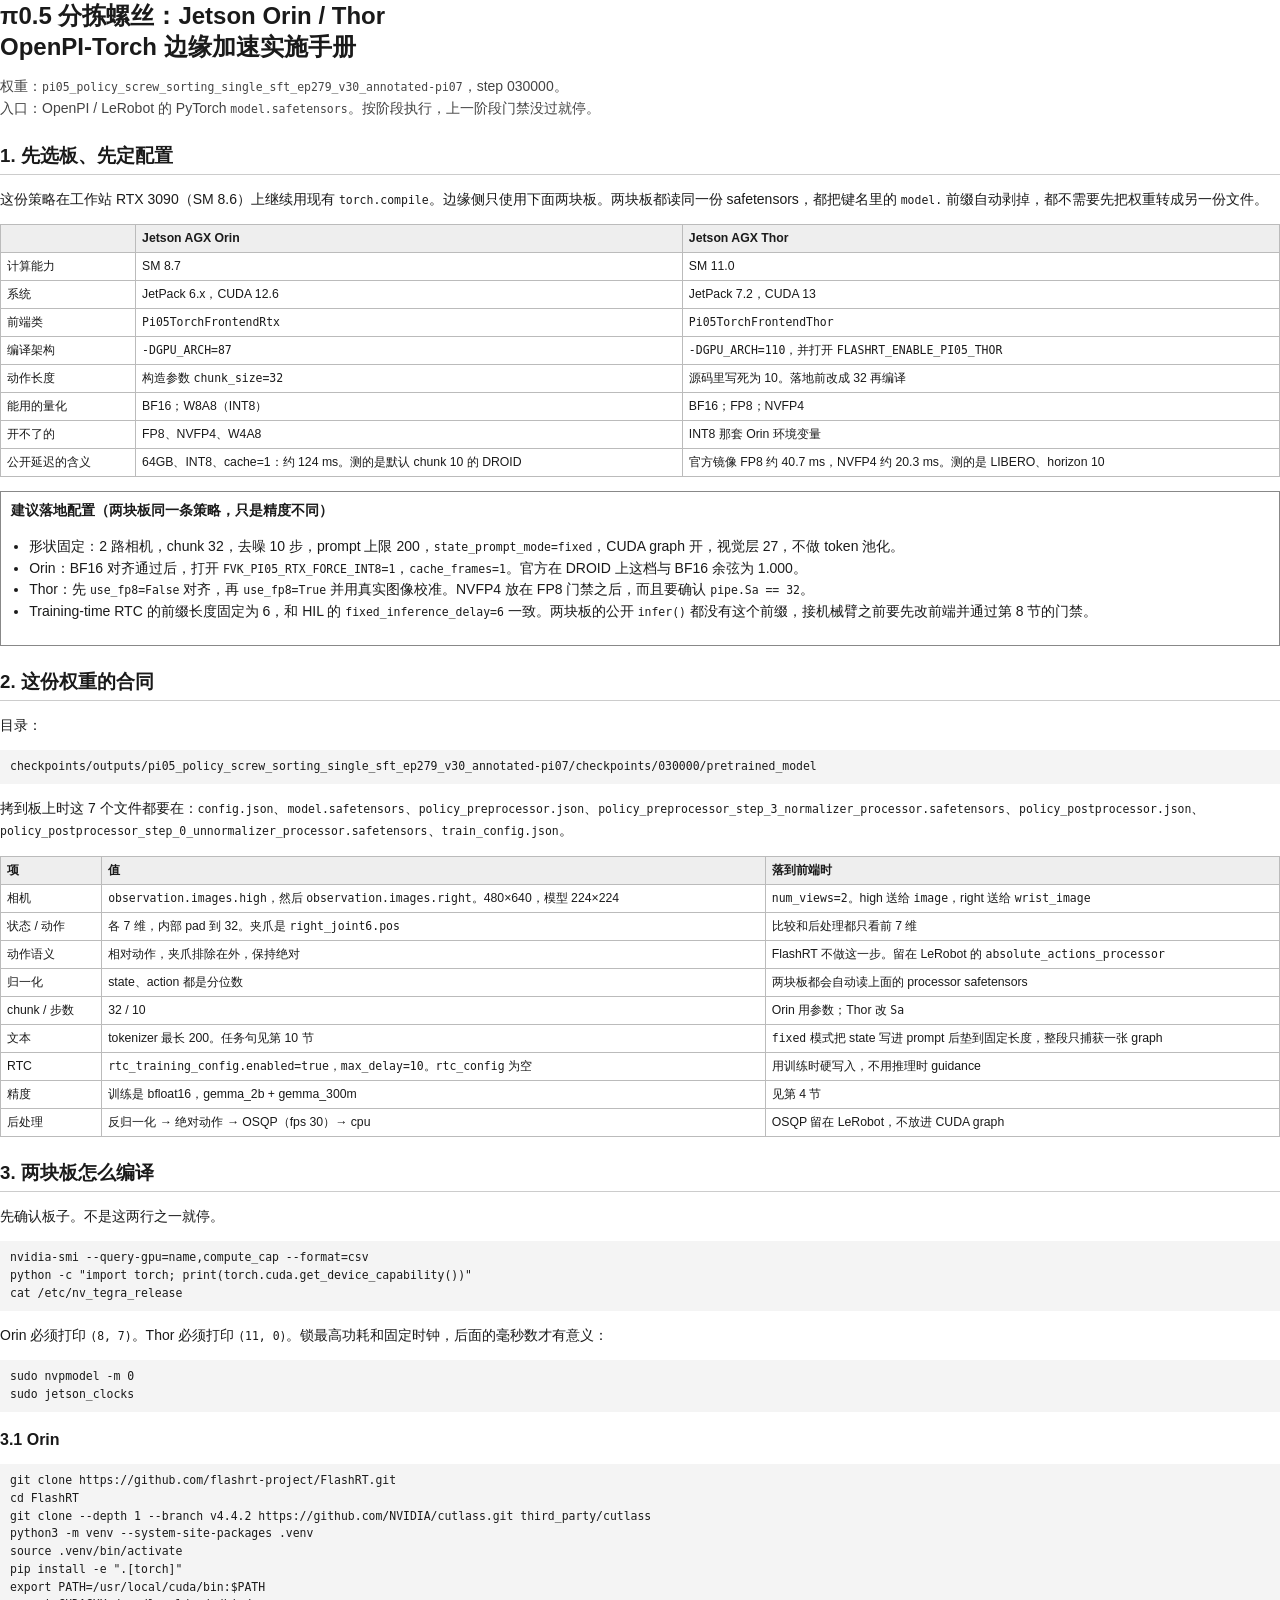
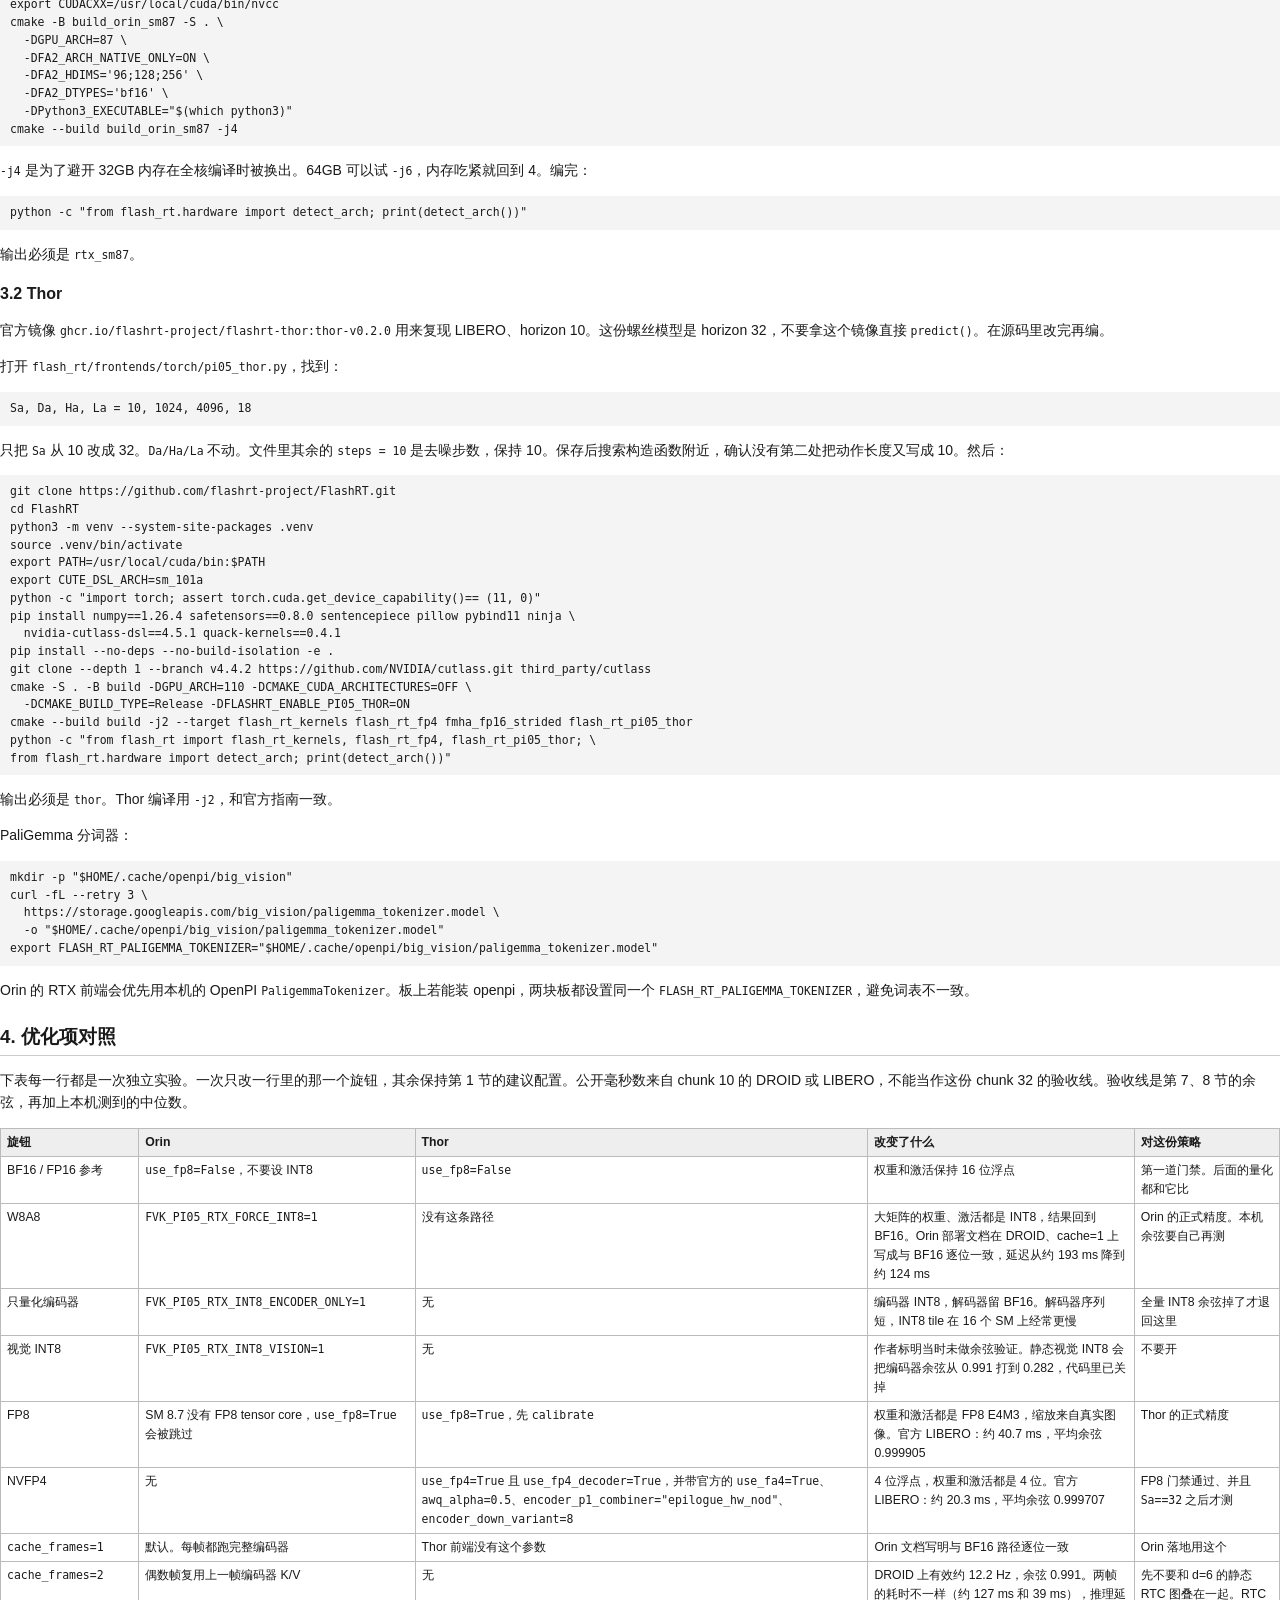
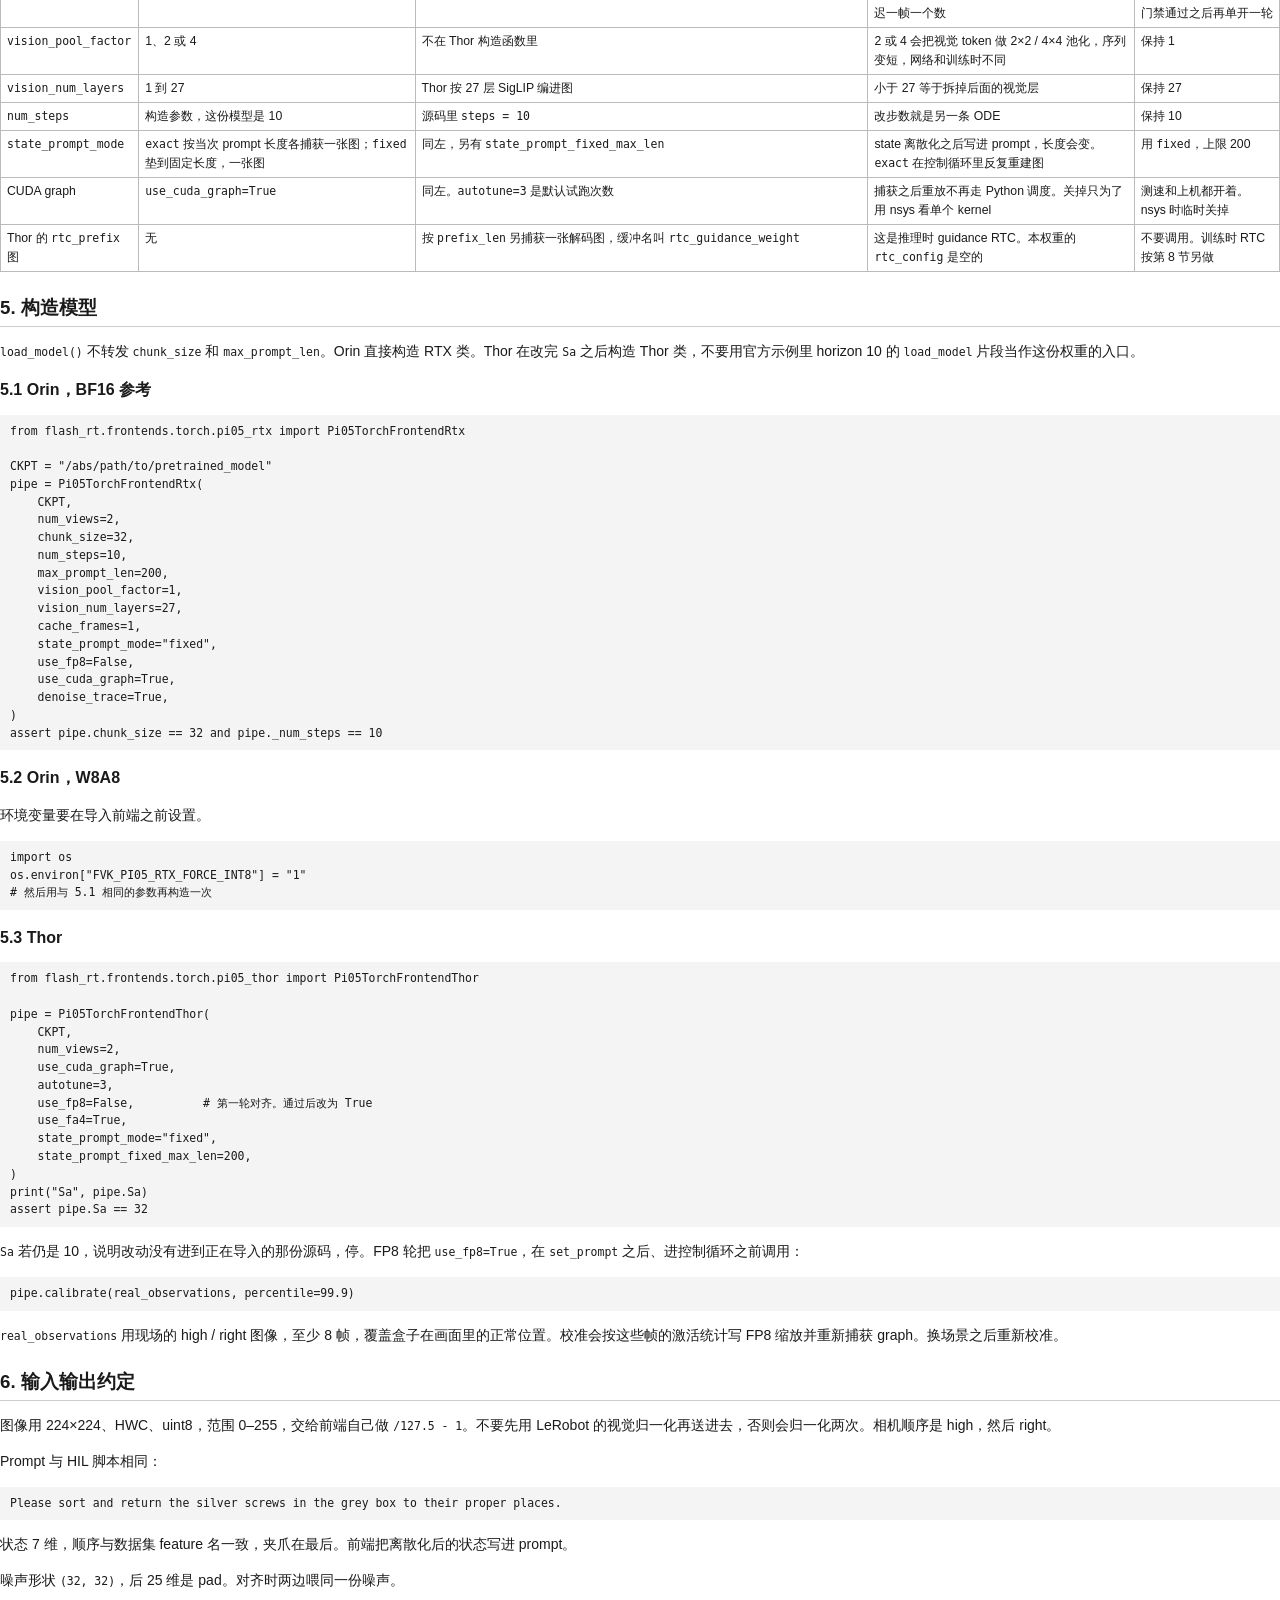
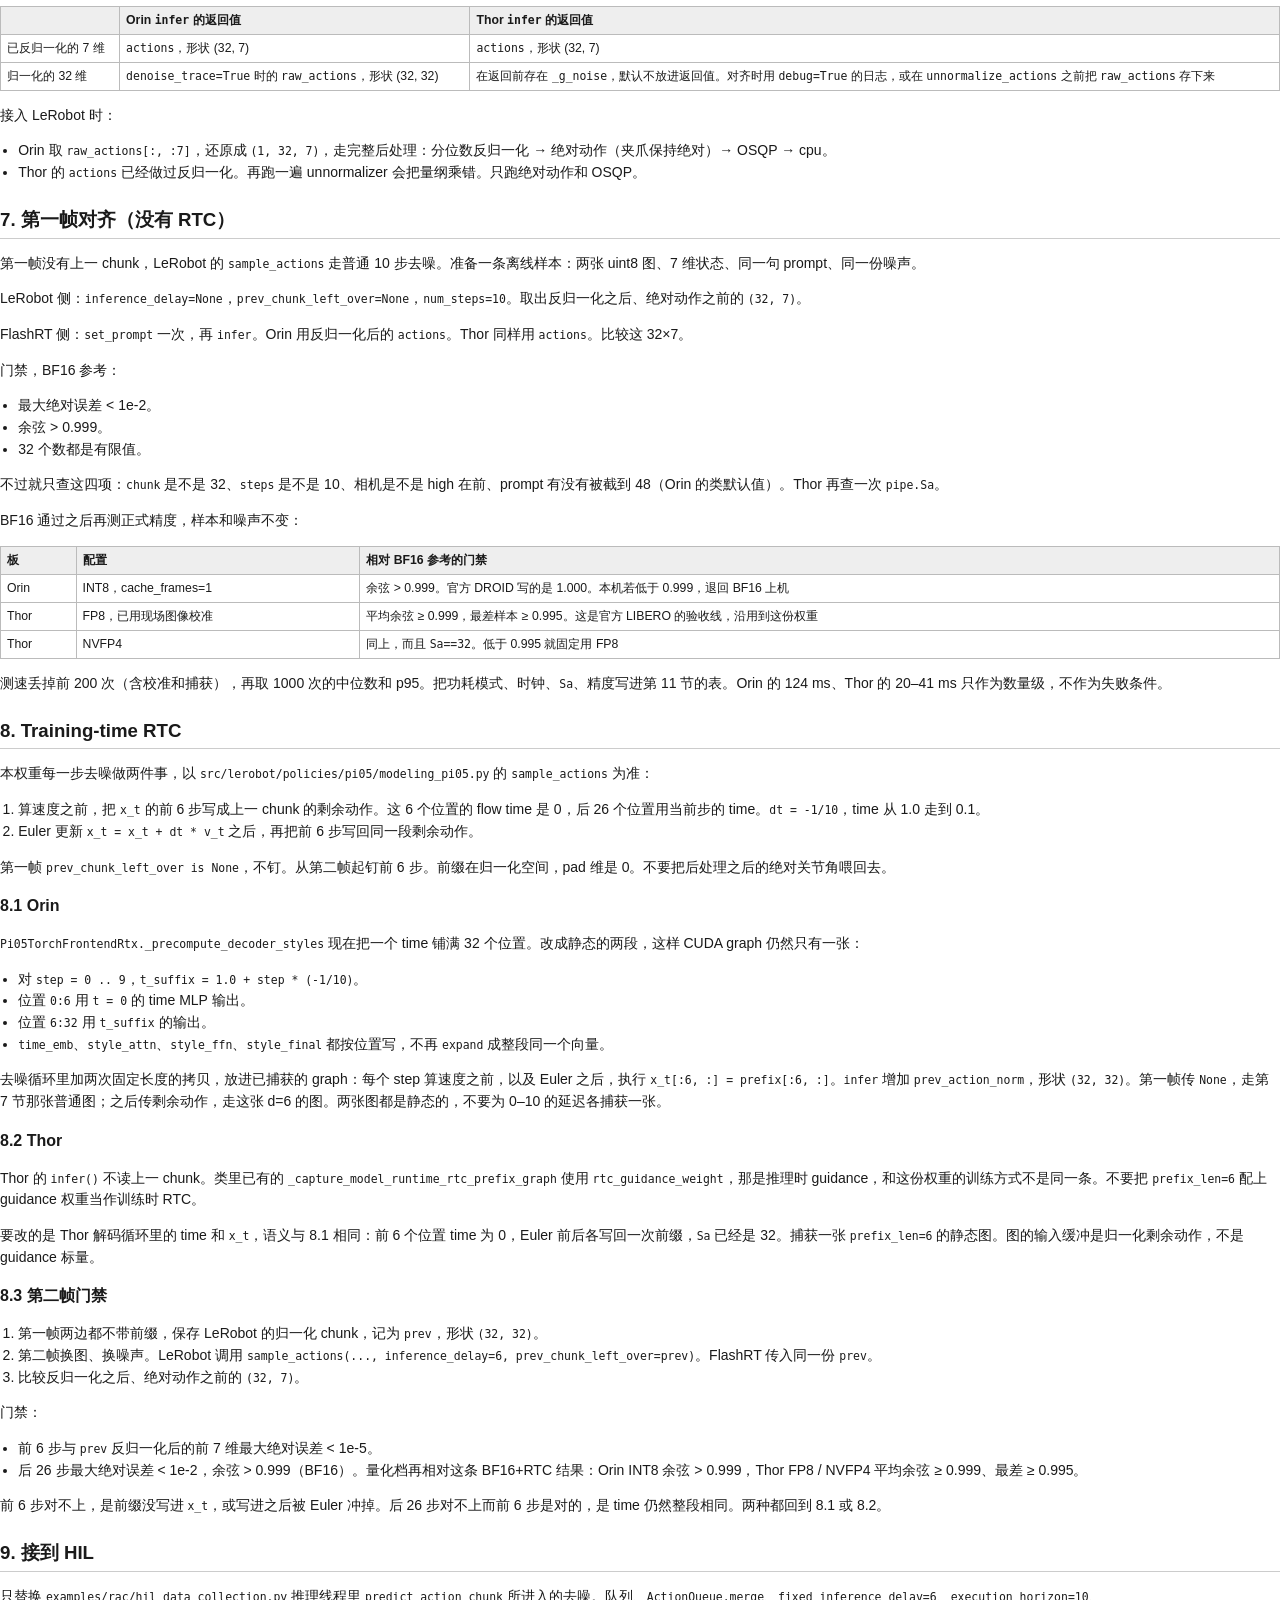
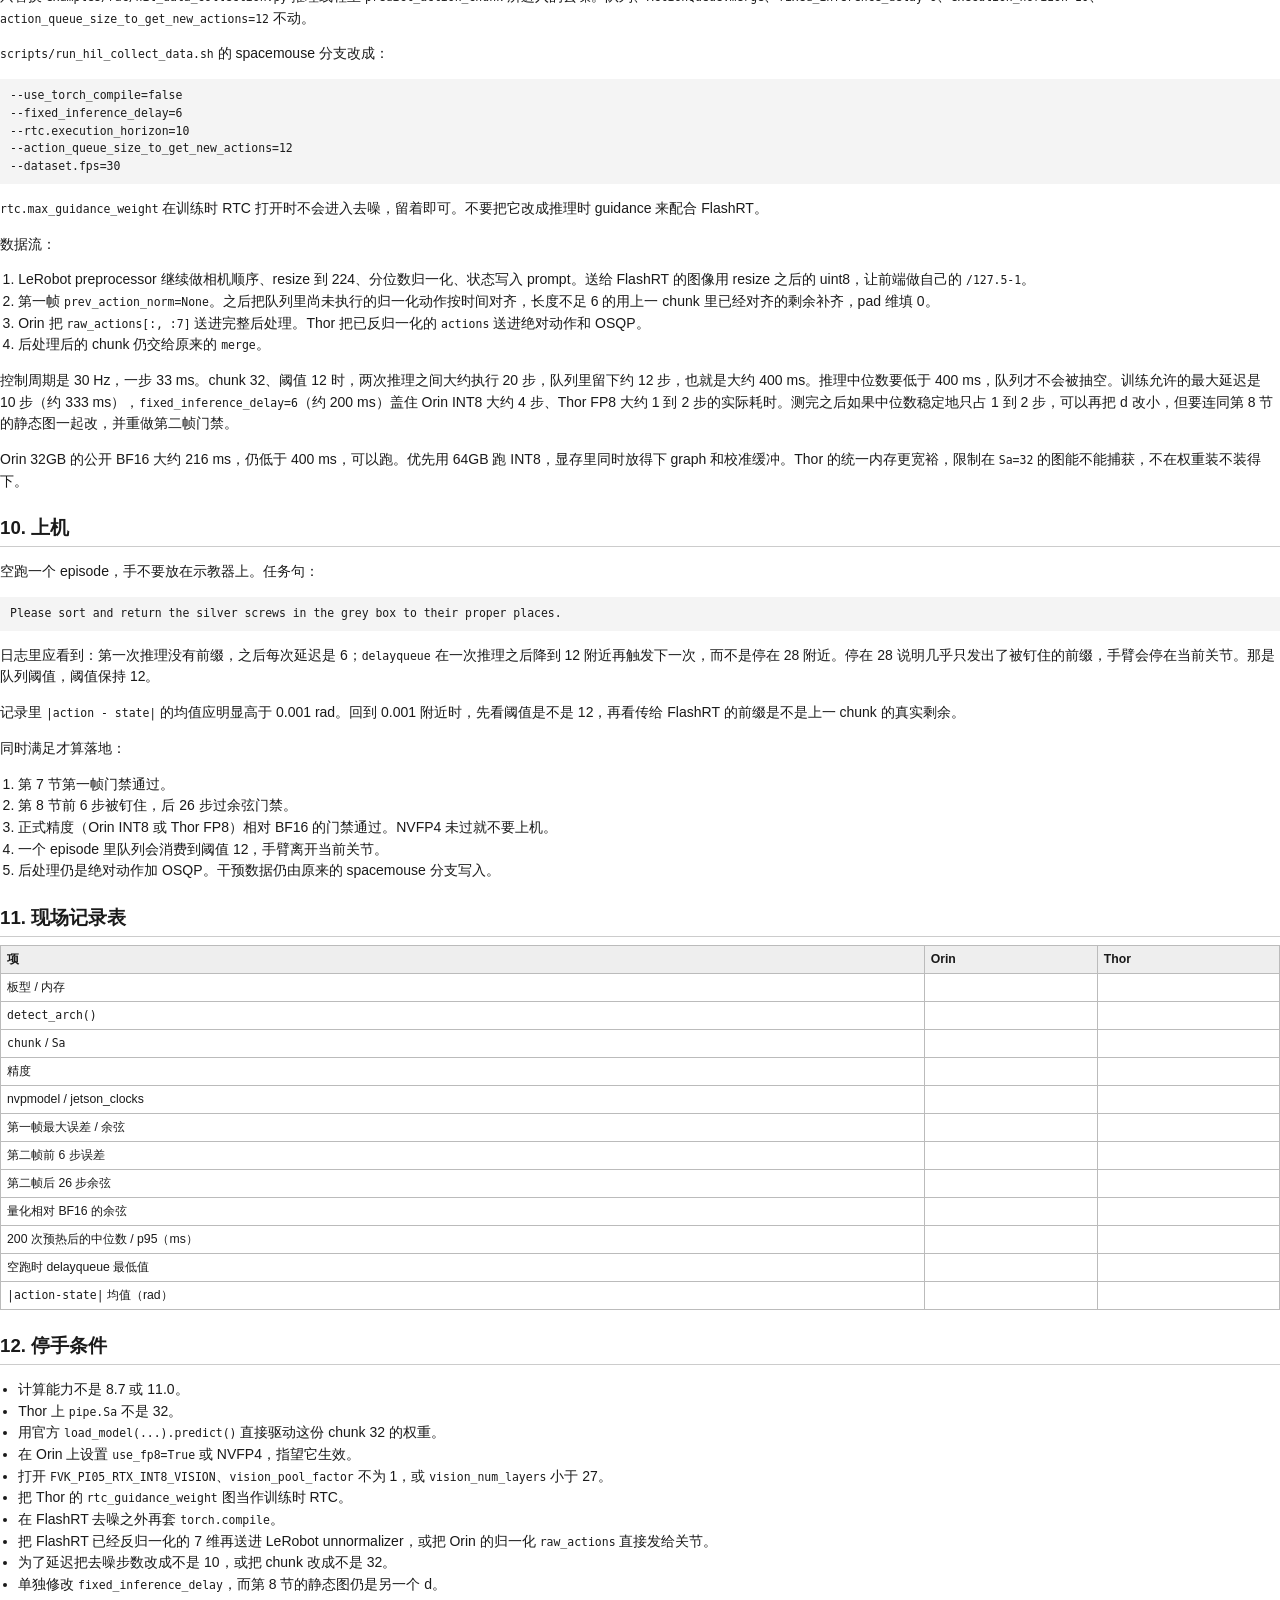
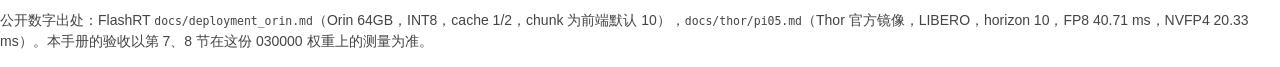
<file: docs/flashrt_pi05_orin_thor_openpi_torch.html>
<!DOCTYPE html>
<html lang="zh-CN">
<head>
<meta charset="utf-8"/>
<title>π0.5 分拣螺丝：Jetson Orin / Thor OpenPI-Torch 边缘加速实施手册</title>
<style>
  @page { size: A4; margin: 16mm 14mm 18mm 14mm; }
  html { font-family: "Noto Sans CJK SC", "Noto Sans CJK TC", sans-serif; font-size: 10.5pt; line-height: 1.55; color: #1a1a1a; }
  body { margin: 0; }
  h1 { font-size: 18pt; line-height: 1.3; margin: 0 0 8px; }
  h2 { font-size: 14pt; margin: 22px 0 8px; border-bottom: 1px solid #ccc; padding-bottom: 3px; page-break-after: avoid; }
  h3 { font-size: 12pt; margin: 16px 0 6px; page-break-after: avoid; }
  p, li { orphans: 3; widows: 3; }
  code, pre { font-family: "Noto Sans Mono CJK SC", "DejaVu Sans Mono", monospace; font-size: 8.6pt; }
  pre { background: #f4f4f4; padding: 8px 10px; white-space: pre-wrap; word-break: break-all; page-break-inside: avoid; }
  table { border-collapse: collapse; width: 100%; margin: 8px 0 14px; page-break-inside: avoid; font-size: 9.2pt; }
  th, td { border: 1px solid #bbb; padding: 4px 6px; vertical-align: top; text-align: left; }
  th { background: #eee; }
  .meta { color: #444; margin-bottom: 14px; }
  .box { border: 1px solid #888; padding: 8px 10px; margin: 10px 0; page-break-inside: avoid; }
  ol, ul { padding-left: 1.3em; }
</style>
</head>
<body>

<h1>π0.5 分拣螺丝：Jetson Orin / Thor<br/>OpenPI-Torch 边缘加速实施手册</h1>
<p class="meta">权重：<code>pi05_policy_screw_sorting_single_sft_ep279_v30_annotated-pi07</code>，step 030000。<br/>
入口：OpenPI / LeRobot 的 PyTorch <code>model.safetensors</code>。按阶段执行，上一阶段门禁没过就停。</p>

<h2>1. 先选板、先定配置</h2>
<p>这份策略在工作站 RTX 3090（SM 8.6）上继续用现有 <code>torch.compile</code>。边缘侧只使用下面两块板。两块板都读同一份 safetensors，都把键名里的 <code>model.</code> 前缀自动剥掉，都不需要先把权重转成另一份文件。</p>
<table>
<tr><th></th><th>Jetson AGX Orin</th><th>Jetson AGX Thor</th></tr>
<tr><td>计算能力</td><td>SM 8.7</td><td>SM 11.0</td></tr>
<tr><td>系统</td><td>JetPack 6.x，CUDA 12.6</td><td>JetPack 7.2，CUDA 13</td></tr>
<tr><td>前端类</td><td><code>Pi05TorchFrontendRtx</code></td><td><code>Pi05TorchFrontendThor</code></td></tr>
<tr><td>编译架构</td><td><code>-DGPU_ARCH=87</code></td><td><code>-DGPU_ARCH=110</code>，并打开 <code>FLASHRT_ENABLE_PI05_THOR</code></td></tr>
<tr><td>动作长度</td><td>构造参数 <code>chunk_size=32</code></td><td>源码里写死为 10。落地前改成 32 再编译</td></tr>
<tr><td>能用的量化</td><td>BF16；W8A8（INT8）</td><td>BF16；FP8；NVFP4</td></tr>
<tr><td>开不了的</td><td>FP8、NVFP4、W4A8</td><td>INT8 那套 Orin 环境变量</td></tr>
<tr><td>公开延迟的含义</td><td>64GB、INT8、cache=1：约 124 ms。测的是默认 chunk 10 的 DROID</td><td>官方镜像 FP8 约 40.7 ms，NVFP4 约 20.3 ms。测的是 LIBERO、horizon 10</td></tr>
</table>
<div class="box">
<strong>建议落地配置（两块板同一条策略，只是精度不同）</strong>
<ul>
<li>形状固定：2 路相机，chunk 32，去噪 10 步，prompt 上限 200，<code>state_prompt_mode=fixed</code>，CUDA graph 开，视觉层 27，不做 token 池化。</li>
<li>Orin：BF16 对齐通过后，打开 <code>FVK_PI05_RTX_FORCE_INT8=1</code>，<code>cache_frames=1</code>。官方在 DROID 上这档与 BF16 余弦为 1.000。</li>
<li>Thor：先 <code>use_fp8=False</code> 对齐，再 <code>use_fp8=True</code> 并用真实图像校准。NVFP4 放在 FP8 门禁之后，而且要确认 <code>pipe.Sa == 32</code>。</li>
<li>Training-time RTC 的前缀长度固定为 6，和 HIL 的 <code>fixed_inference_delay=6</code> 一致。两块板的公开 <code>infer()</code> 都没有这个前缀，接机械臂之前要先改前端并通过第 8 节的门禁。</li>
</ul>
</div>

<h2>2. 这份权重的合同</h2>
<p>目录：</p>
<pre>checkpoints/outputs/pi05_policy_screw_sorting_single_sft_ep279_v30_annotated-pi07/checkpoints/030000/pretrained_model</pre>
<p>拷到板上时这 7 个文件都要在：<code>config.json</code>、<code>model.safetensors</code>、<code>policy_preprocessor.json</code>、<code>policy_preprocessor_step_3_normalizer_processor.safetensors</code>、<code>policy_postprocessor.json</code>、<code>policy_postprocessor_step_0_unnormalizer_processor.safetensors</code>、<code>train_config.json</code>。</p>
<table>
<tr><th>项</th><th>值</th><th>落到前端时</th></tr>
<tr><td>相机</td><td><code>observation.images.high</code>，然后 <code>observation.images.right</code>。480×640，模型 224×224</td><td><code>num_views=2</code>。high 送给 <code>image</code>，right 送给 <code>wrist_image</code></td></tr>
<tr><td>状态 / 动作</td><td>各 7 维，内部 pad 到 32。夹爪是 <code>right_joint6.pos</code></td><td>比较和后处理都只看前 7 维</td></tr>
<tr><td>动作语义</td><td>相对动作，夹爪排除在外，保持绝对</td><td>FlashRT 不做这一步。留在 LeRobot 的 <code>absolute_actions_processor</code></td></tr>
<tr><td>归一化</td><td>state、action 都是分位数</td><td>两块板都会自动读上面的 processor safetensors</td></tr>
<tr><td>chunk / 步数</td><td>32 / 10</td><td>Orin 用参数；Thor 改 <code>Sa</code></td></tr>
<tr><td>文本</td><td>tokenizer 最长 200。任务句见第 10 节</td><td><code>fixed</code> 模式把 state 写进 prompt 后垫到固定长度，整段只捕获一张 graph</td></tr>
<tr><td>RTC</td><td><code>rtc_training_config.enabled=true</code>，<code>max_delay=10</code>。<code>rtc_config</code> 为空</td><td>用训练时硬写入，不用推理时 guidance</td></tr>
<tr><td>精度</td><td>训练是 bfloat16，gemma_2b + gemma_300m</td><td>见第 4 节</td></tr>
<tr><td>后处理</td><td>反归一化 → 绝对动作 → OSQP（fps 30）→ cpu</td><td>OSQP 留在 LeRobot，不放进 CUDA graph</td></tr>
</table>

<h2>3. 两块板怎么编译</h2>
<p>先确认板子。不是这两行之一就停。</p>
<pre>nvidia-smi --query-gpu=name,compute_cap --format=csv
python -c "import torch; print(torch.cuda.get_device_capability())"
cat /etc/nv_tegra_release</pre>
<p>Orin 必须打印 <code>(8, 7)</code>。Thor 必须打印 <code>(11, 0)</code>。锁最高功耗和固定时钟，后面的毫秒数才有意义：</p>
<pre>sudo nvpmodel -m 0
sudo jetson_clocks</pre>

<h3>3.1 Orin</h3>
<pre>git clone https://github.com/flashrt-project/FlashRT.git
cd FlashRT
git clone --depth 1 --branch v4.4.2 https://github.com/NVIDIA/cutlass.git third_party/cutlass
python3 -m venv --system-site-packages .venv
source .venv/bin/activate
pip install -e ".[torch]"
export PATH=/usr/local/cuda/bin:$PATH
export CUDACXX=/usr/local/cuda/bin/nvcc
cmake -B build_orin_sm87 -S . \
  -DGPU_ARCH=87 \
  -DFA2_ARCH_NATIVE_ONLY=ON \
  -DFA2_HDIMS='96;128;256' \
  -DFA2_DTYPES='bf16' \
  -DPython3_EXECUTABLE="$(which python3)"
cmake --build build_orin_sm87 -j4</pre>
<p><code>-j4</code> 是为了避开 32GB 内存在全核编译时被换出。64GB 可以试 <code>-j6</code>，内存吃紧就回到 4。编完：</p>
<pre>python -c "from flash_rt.hardware import detect_arch; print(detect_arch())"</pre>
<p>输出必须是 <code>rtx_sm87</code>。</p>

<h3>3.2 Thor</h3>
<p>官方镜像 <code>ghcr.io/flashrt-project/flashrt-thor:thor-v0.2.0</code> 用来复现 LIBERO、horizon 10。这份螺丝模型是 horizon 32，不要拿这个镜像直接 <code>predict()</code>。在源码里改完再编。</p>
<p>打开 <code>flash_rt/frontends/torch/pi05_thor.py</code>，找到：</p>
<pre>Sa, Da, Ha, La = 10, 1024, 4096, 18</pre>
<p>只把 <code>Sa</code> 从 10 改成 32。<code>Da/Ha/La</code> 不动。文件里其余的 <code>steps = 10</code> 是去噪步数，保持 10。保存后搜索构造函数附近，确认没有第二处把动作长度又写成 10。然后：</p>
<pre>git clone https://github.com/flashrt-project/FlashRT.git
cd FlashRT
python3 -m venv --system-site-packages .venv
source .venv/bin/activate
export PATH=/usr/local/cuda/bin:$PATH
export CUTE_DSL_ARCH=sm_101a
python -c "import torch; assert torch.cuda.get_device_capability()== (11, 0)"
pip install numpy==1.26.4 safetensors==0.8.0 sentencepiece pillow pybind11 ninja \
  nvidia-cutlass-dsl==4.5.1 quack-kernels==0.4.1
pip install --no-deps --no-build-isolation -e .
git clone --depth 1 --branch v4.4.2 https://github.com/NVIDIA/cutlass.git third_party/cutlass
cmake -S . -B build -DGPU_ARCH=110 -DCMAKE_CUDA_ARCHITECTURES=OFF \
  -DCMAKE_BUILD_TYPE=Release -DFLASHRT_ENABLE_PI05_THOR=ON
cmake --build build -j2 --target flash_rt_kernels flash_rt_fp4 fmha_fp16_strided flash_rt_pi05_thor
python -c "from flash_rt import flash_rt_kernels, flash_rt_fp4, flash_rt_pi05_thor; \
from flash_rt.hardware import detect_arch; print(detect_arch())"</pre>
<p>输出必须是 <code>thor</code>。Thor 编译用 <code>-j2</code>，和官方指南一致。</p>
<p>PaliGemma 分词器：</p>
<pre>mkdir -p "$HOME/.cache/openpi/big_vision"
curl -fL --retry 3 \
  https://storage.googleapis.com/big_vision/paligemma_tokenizer.model \
  -o "$HOME/.cache/openpi/big_vision/paligemma_tokenizer.model"
export FLASH_RT_PALIGEMMA_TOKENIZER="$HOME/.cache/openpi/big_vision/paligemma_tokenizer.model"</pre>
<p>Orin 的 RTX 前端会优先用本机的 OpenPI <code>PaligemmaTokenizer</code>。板上若能装 openpi，两块板都设置同一个 <code>FLASH_RT_PALIGEMMA_TOKENIZER</code>，避免词表不一致。</p>

<h2>4. 优化项对照</h2>
<p>下表每一行都是一次独立实验。一次只改一行里的那一个旋钮，其余保持第 1 节的建议配置。公开毫秒数来自 chunk 10 的 DROID 或 LIBERO，不能当作这份 chunk 32 的验收线。验收线是第 7、8 节的余弦，再加上本机测到的中位数。</p>
<table>
<tr><th>旋钮</th><th>Orin</th><th>Thor</th><th>改变了什么</th><th>对这份策略</th></tr>
<tr><td>BF16 / FP16 参考</td><td><code>use_fp8=False</code>，不要设 INT8</td><td><code>use_fp8=False</code></td><td>权重和激活保持 16 位浮点</td><td>第一道门禁。后面的量化都和它比</td></tr>
<tr><td>W8A8</td><td><code>FVK_PI05_RTX_FORCE_INT8=1</code></td><td>没有这条路径</td><td>大矩阵的权重、激活都是 INT8，结果回到 BF16。Orin 部署文档在 DROID、cache=1 上写成与 BF16 逐位一致，延迟从约 193 ms 降到约 124 ms</td><td>Orin 的正式精度。本机余弦要自己再测</td></tr>
<tr><td>只量化编码器</td><td><code>FVK_PI05_RTX_INT8_ENCODER_ONLY=1</code></td><td>无</td><td>编码器 INT8，解码器留 BF16。解码器序列短，INT8 tile 在 16 个 SM 上经常更慢</td><td>全量 INT8 余弦掉了才退回这里</td></tr>
<tr><td>视觉 INT8</td><td><code>FVK_PI05_RTX_INT8_VISION=1</code></td><td>无</td><td>作者标明当时未做余弦验证。静态视觉 INT8 会把编码器余弦从 0.991 打到 0.282，代码里已关掉</td><td>不要开</td></tr>
<tr><td>FP8</td><td>SM 8.7 没有 FP8 tensor core，<code>use_fp8=True</code> 会被跳过</td><td><code>use_fp8=True</code>，先 <code>calibrate</code></td><td>权重和激活都是 FP8 E4M3，缩放来自真实图像。官方 LIBERO：约 40.7 ms，平均余弦 0.999905</td><td>Thor 的正式精度</td></tr>
<tr><td>NVFP4</td><td>无</td><td><code>use_fp4=True</code> 且 <code>use_fp4_decoder=True</code>，并带官方的 <code>use_fa4=True</code>、<code>awq_alpha=0.5</code>、<code>encoder_p1_combiner="epilogue_hw_nod"</code>、<code>encoder_down_variant=8</code></td><td>4 位浮点，权重和激活都是 4 位。官方 LIBERO：约 20.3 ms，平均余弦 0.999707</td><td>FP8 门禁通过、并且 <code>Sa==32</code> 之后才测</td></tr>
<tr><td><code>cache_frames=1</code></td><td>默认。每帧都跑完整编码器</td><td>Thor 前端没有这个参数</td><td>Orin 文档写明与 BF16 路径逐位一致</td><td>Orin 落地用这个</td></tr>
<tr><td><code>cache_frames=2</code></td><td>偶数帧复用上一帧编码器 K/V</td><td>无</td><td>DROID 上有效约 12.2 Hz，余弦 0.991。两帧的耗时不一样（约 127 ms 和 39 ms），推理延迟一帧一个数</td><td>先不要和 d=6 的静态 RTC 图叠在一起。RTC 门禁通过之后再单开一轮</td></tr>
<tr><td><code>vision_pool_factor</code></td><td>1、2 或 4</td><td>不在 Thor 构造函数里</td><td>2 或 4 会把视觉 token 做 2×2 / 4×4 池化，序列变短，网络和训练时不同</td><td>保持 1</td></tr>
<tr><td><code>vision_num_layers</code></td><td>1 到 27</td><td>Thor 按 27 层 SigLIP 编进图</td><td>小于 27 等于拆掉后面的视觉层</td><td>保持 27</td></tr>
<tr><td><code>num_steps</code></td><td>构造参数，这份模型是 10</td><td>源码里 <code>steps = 10</code></td><td>改步数就是另一条 ODE</td><td>保持 10</td></tr>
<tr><td><code>state_prompt_mode</code></td><td><code>exact</code> 按当次 prompt 长度各捕获一张图；<code>fixed</code> 垫到固定长度，一张图</td><td>同左，另有 <code>state_prompt_fixed_max_len</code></td><td>state 离散化之后写进 prompt，长度会变。<code>exact</code> 在控制循环里反复重建图</td><td>用 <code>fixed</code>，上限 200</td></tr>
<tr><td>CUDA graph</td><td><code>use_cuda_graph=True</code></td><td>同左。<code>autotune=3</code> 是默认试跑次数</td><td>捕获之后重放不再走 Python 调度。关掉只为了用 nsys 看单个 kernel</td><td>测速和上机都开着。nsys 时临时关掉</td></tr>
<tr><td>Thor 的 <code>rtc_prefix</code> 图</td><td>无</td><td>按 <code>prefix_len</code> 另捕获一张解码图，缓冲名叫 <code>rtc_guidance_weight</code></td><td>这是推理时 guidance RTC。本权重的 <code>rtc_config</code> 是空的</td><td>不要调用。训练时 RTC 按第 8 节另做</td></tr>
</table>

<h2>5. 构造模型</h2>
<p><code>load_model()</code> 不转发 <code>chunk_size</code> 和 <code>max_prompt_len</code>。Orin 直接构造 RTX 类。Thor 在改完 <code>Sa</code> 之后构造 Thor 类，不要用官方示例里 horizon 10 的 <code>load_model</code> 片段当作这份权重的入口。</p>
<h3>5.1 Orin，BF16 参考</h3>
<pre>from flash_rt.frontends.torch.pi05_rtx import Pi05TorchFrontendRtx

CKPT = "/abs/path/to/pretrained_model"
pipe = Pi05TorchFrontendRtx(
    CKPT,
    num_views=2,
    chunk_size=32,
    num_steps=10,
    max_prompt_len=200,
    vision_pool_factor=1,
    vision_num_layers=27,
    cache_frames=1,
    state_prompt_mode="fixed",
    use_fp8=False,
    use_cuda_graph=True,
    denoise_trace=True,
)
assert pipe.chunk_size == 32 and pipe._num_steps == 10</pre>
<h3>5.2 Orin，W8A8</h3>
<p>环境变量要在导入前端之前设置。</p>
<pre>import os
os.environ["FVK_PI05_RTX_FORCE_INT8"] = "1"
# 然后用与 5.1 相同的参数再构造一次</pre>
<h3>5.3 Thor</h3>
<pre>from flash_rt.frontends.torch.pi05_thor import Pi05TorchFrontendThor

pipe = Pi05TorchFrontendThor(
    CKPT,
    num_views=2,
    use_cuda_graph=True,
    autotune=3,
    use_fp8=False,          # 第一轮对齐。通过后改为 True
    use_fa4=True,
    state_prompt_mode="fixed",
    state_prompt_fixed_max_len=200,
)
print("Sa", pipe.Sa)
assert pipe.Sa == 32</pre>
<p><code>Sa</code> 若仍是 10，说明改动没有进到正在导入的那份源码，停。FP8 轮把 <code>use_fp8=True</code>，在 <code>set_prompt</code> 之后、进控制循环之前调用：</p>
<pre>pipe.calibrate(real_observations, percentile=99.9)</pre>
<p><code>real_observations</code> 用现场的 high / right 图像，至少 8 帧，覆盖盒子在画面里的正常位置。校准会按这些帧的激活统计写 FP8 缩放并重新捕获 graph。换场景之后重新校准。</p>

<h2>6. 输入输出约定</h2>
<p>图像用 224×224、HWC、uint8，范围 0–255，交给前端自己做 <code>/127.5 - 1</code>。不要先用 LeRobot 的视觉归一化再送进去，否则会归一化两次。相机顺序是 high，然后 right。</p>
<p>Prompt 与 HIL 脚本相同：</p>
<pre>Please sort and return the silver screws in the grey box to their proper places.</pre>
<p>状态 7 维，顺序与数据集 feature 名一致，夹爪在最后。前端把离散化后的状态写进 prompt。</p>
<p>噪声形状 <code>(32, 32)</code>，后 25 维是 pad。对齐时两边喂同一份噪声。</p>
<table>
<tr><th></th><th>Orin <code>infer</code> 的返回值</th><th>Thor <code>infer</code> 的返回值</th></tr>
<tr><td>已反归一化的 7 维</td><td><code>actions</code>，形状 (32, 7)</td><td><code>actions</code>，形状 (32, 7)</td></tr>
<tr><td>归一化的 32 维</td><td><code>denoise_trace=True</code> 时的 <code>raw_actions</code>，形状 (32, 32)</td><td>在返回前存在 <code>_g_noise</code>，默认不放进返回值。对齐时用 <code>debug=True</code> 的日志，或在 <code>unnormalize_actions</code> 之前把 <code>raw_actions</code> 存下来</td></tr>
</table>
<p>接入 LeRobot 时：</p>
<ul>
<li>Orin 取 <code>raw_actions[:, :7]</code>，还原成 <code>(1, 32, 7)</code>，走完整后处理：分位数反归一化 → 绝对动作（夹爪保持绝对）→ OSQP → cpu。</li>
<li>Thor 的 <code>actions</code> 已经做过反归一化。再跑一遍 unnormalizer 会把量纲乘错。只跑绝对动作和 OSQP。</li>
</ul>

<h2>7. 第一帧对齐（没有 RTC）</h2>
<p>第一帧没有上一 chunk，LeRobot 的 <code>sample_actions</code> 走普通 10 步去噪。准备一条离线样本：两张 uint8 图、7 维状态、同一句 prompt、同一份噪声。</p>
<p>LeRobot 侧：<code>inference_delay=None</code>，<code>prev_chunk_left_over=None</code>，<code>num_steps=10</code>。取出反归一化之后、绝对动作之前的 <code>(32, 7)</code>。</p>
<p>FlashRT 侧：<code>set_prompt</code> 一次，再 <code>infer</code>。Orin 用反归一化后的 <code>actions</code>。Thor 同样用 <code>actions</code>。比较这 32×7。</p>
<p>门禁，BF16 参考：</p>
<ul>
<li>最大绝对误差 &lt; 1e-2。</li>
<li>余弦 &gt; 0.999。</li>
<li>32 个数都是有限值。</li>
</ul>
<p>不过就只查这四项：<code>chunk</code> 是不是 32、<code>steps</code> 是不是 10、相机是不是 high 在前、prompt 有没有被截到 48（Orin 的类默认值）。Thor 再查一次 <code>pipe.Sa</code>。</p>
<p>BF16 通过之后再测正式精度，样本和噪声不变：</p>
<table>
<tr><th>板</th><th>配置</th><th>相对 BF16 参考的门禁</th></tr>
<tr><td>Orin</td><td>INT8，cache_frames=1</td><td>余弦 &gt; 0.999。官方 DROID 写的是 1.000。本机若低于 0.999，退回 BF16 上机</td></tr>
<tr><td>Thor</td><td>FP8，已用现场图像校准</td><td>平均余弦 ≥ 0.999，最差样本 ≥ 0.995。这是官方 LIBERO 的验收线，沿用到这份权重</td></tr>
<tr><td>Thor</td><td>NVFP4</td><td>同上，而且 <code>Sa==32</code>。低于 0.995 就固定用 FP8</td></tr>
</table>
<p>测速丢掉前 200 次（含校准和捕获），再取 1000 次的中位数和 p95。把功耗模式、时钟、<code>Sa</code>、精度写进第 11 节的表。Orin 的 124 ms、Thor 的 20–41 ms 只作为数量级，不作为失败条件。</p>

<h2>8. Training-time RTC</h2>
<p>本权重每一步去噪做两件事，以 <code>src/lerobot/policies/pi05/modeling_pi05.py</code> 的 <code>sample_actions</code> 为准：</p>
<ol>
<li>算速度之前，把 <code>x_t</code> 的前 6 步写成上一 chunk 的剩余动作。这 6 个位置的 flow time 是 0，后 26 个位置用当前步的 time。<code>dt = -1/10</code>，time 从 1.0 走到 0.1。</li>
<li>Euler 更新 <code>x_t = x_t + dt * v_t</code> 之后，再把前 6 步写回同一段剩余动作。</li>
</ol>
<p>第一帧 <code>prev_chunk_left_over is None</code>，不钉。从第二帧起钉前 6 步。前缀在归一化空间，pad 维是 0。不要把后处理之后的绝对关节角喂回去。</p>
<h3>8.1 Orin</h3>
<p><code>Pi05TorchFrontendRtx._precompute_decoder_styles</code> 现在把一个 time 铺满 32 个位置。改成静态的两段，这样 CUDA graph 仍然只有一张：</p>
<ul>
<li>对 <code>step = 0 .. 9</code>，<code>t_suffix = 1.0 + step * (-1/10)</code>。</li>
<li>位置 <code>0:6</code> 用 <code>t = 0</code> 的 time MLP 输出。</li>
<li>位置 <code>6:32</code> 用 <code>t_suffix</code> 的输出。</li>
<li><code>time_emb</code>、<code>style_attn</code>、<code>style_ffn</code>、<code>style_final</code> 都按位置写，不再 <code>expand</code> 成整段同一个向量。</li>
</ul>
<p>去噪循环里加两次固定长度的拷贝，放进已捕获的 graph：每个 step 算速度之前，以及 Euler 之后，执行 <code>x_t[:6, :] = prefix[:6, :]</code>。<code>infer</code> 增加 <code>prev_action_norm</code>，形状 <code>(32, 32)</code>。第一帧传 <code>None</code>，走第 7 节那张普通图；之后传剩余动作，走这张 d=6 的图。两张图都是静态的，不要为 0–10 的延迟各捕获一张。</p>
<h3>8.2 Thor</h3>
<p>Thor 的 <code>infer()</code> 不读上一 chunk。类里已有的 <code>_capture_model_runtime_rtc_prefix_graph</code> 使用 <code>rtc_guidance_weight</code>，那是推理时 guidance，和这份权重的训练方式不是同一条。不要把 <code>prefix_len=6</code> 配上 guidance 权重当作训练时 RTC。</p>
<p>要改的是 Thor 解码循环里的 time 和 <code>x_t</code>，语义与 8.1 相同：前 6 个位置 time 为 0，Euler 前后各写回一次前缀，<code>Sa</code> 已经是 32。捕获一张 <code>prefix_len=6</code> 的静态图。图的输入缓冲是归一化剩余动作，不是 guidance 标量。</p>
<h3>8.3 第二帧门禁</h3>
<ol>
<li>第一帧两边都不带前缀，保存 LeRobot 的归一化 chunk，记为 <code>prev</code>，形状 <code>(32, 32)</code>。</li>
<li>第二帧换图、换噪声。LeRobot 调用 <code>sample_actions(..., inference_delay=6, prev_chunk_left_over=prev)</code>。FlashRT 传入同一份 <code>prev</code>。</li>
<li>比较反归一化之后、绝对动作之前的 <code>(32, 7)</code>。</li>
</ol>
<p>门禁：</p>
<ul>
<li>前 6 步与 <code>prev</code> 反归一化后的前 7 维最大绝对误差 &lt; 1e-5。</li>
<li>后 26 步最大绝对误差 &lt; 1e-2，余弦 &gt; 0.999（BF16）。量化档再相对这条 BF16+RTC 结果：Orin INT8 余弦 &gt; 0.999，Thor FP8 / NVFP4 平均余弦 ≥ 0.999、最差 ≥ 0.995。</li>
</ul>
<p>前 6 步对不上，是前缀没写进 <code>x_t</code>，或写进之后被 Euler 冲掉。后 26 步对不上而前 6 步是对的，是 time 仍然整段相同。两种都回到 8.1 或 8.2。</p>

<h2>9. 接到 HIL</h2>
<p>只替换 <code>examples/rac/hil_data_collection.py</code> 推理线程里 <code>predict_action_chunk</code> 所进入的去噪。队列、<code>ActionQueue.merge</code>、<code>fixed_inference_delay=6</code>、<code>execution_horizon=10</code>、<code>action_queue_size_to_get_new_actions=12</code> 不动。</p>
<p><code>scripts/run_hil_collect_data.sh</code> 的 spacemouse 分支改成：</p>
<pre>--use_torch_compile=false
--fixed_inference_delay=6
--rtc.execution_horizon=10
--action_queue_size_to_get_new_actions=12
--dataset.fps=30</pre>
<p><code>rtc.max_guidance_weight</code> 在训练时 RTC 打开时不会进入去噪，留着即可。不要把它改成推理时 guidance 来配合 FlashRT。</p>
<p>数据流：</p>
<ol>
<li>LeRobot preprocessor 继续做相机顺序、resize 到 224、分位数归一化、状态写入 prompt。送给 FlashRT 的图像用 resize 之后的 uint8，让前端做自己的 <code>/127.5-1</code>。</li>
<li>第一帧 <code>prev_action_norm=None</code>。之后把队列里尚未执行的归一化动作按时间对齐，长度不足 6 的用上一 chunk 里已经对齐的剩余补齐，pad 维填 0。</li>
<li>Orin 把 <code>raw_actions[:, :7]</code> 送进完整后处理。Thor 把已反归一化的 <code>actions</code> 送进绝对动作和 OSQP。</li>
<li>后处理后的 chunk 仍交给原来的 <code>merge</code>。</li>
</ol>
<p>控制周期是 30 Hz，一步 33 ms。chunk 32、阈值 12 时，两次推理之间大约执行 20 步，队列里留下约 12 步，也就是大约 400 ms。推理中位数要低于 400 ms，队列才不会被抽空。训练允许的最大延迟是 10 步（约 333 ms），<code>fixed_inference_delay=6</code>（约 200 ms）盖住 Orin INT8 大约 4 步、Thor FP8 大约 1 到 2 步的实际耗时。测完之后如果中位数稳定地只占 1 到 2 步，可以再把 d 改小，但要连同第 8 节的静态图一起改，并重做第二帧门禁。</p>
<p>Orin 32GB 的公开 BF16 大约 216 ms，仍低于 400 ms，可以跑。优先用 64GB 跑 INT8，显存里同时放得下 graph 和校准缓冲。Thor 的统一内存更宽裕，限制在 <code>Sa=32</code> 的图能不能捕获，不在权重装不装得下。</p>

<h2>10. 上机</h2>
<p>空跑一个 episode，手不要放在示教器上。任务句：</p>
<pre>Please sort and return the silver screws in the grey box to their proper places.</pre>
<p>日志里应看到：第一次推理没有前缀，之后每次延迟是 6；<code>delayqueue</code> 在一次推理之后降到 12 附近再触发下一次，而不是停在 28 附近。停在 28 说明几乎只发出了被钉住的前缀，手臂会停在当前关节。那是队列阈值，阈值保持 12。</p>
<p>记录里 <code>|action - state|</code> 的均值应明显高于 0.001 rad。回到 0.001 附近时，先看阈值是不是 12，再看传给 FlashRT 的前缀是不是上一 chunk 的真实剩余。</p>
<p>同时满足才算落地：</p>
<ol>
<li>第 7 节第一帧门禁通过。</li>
<li>第 8 节前 6 步被钉住，后 26 步过余弦门禁。</li>
<li>正式精度（Orin INT8 或 Thor FP8）相对 BF16 的门禁通过。NVFP4 未过就不要上机。</li>
<li>一个 episode 里队列会消费到阈值 12，手臂离开当前关节。</li>
<li>后处理仍是绝对动作加 OSQP。干预数据仍由原来的 spacemouse 分支写入。</li>
</ol>

<h2>11. 现场记录表</h2>
<table>
<tr><th>项</th><th>Orin</th><th>Thor</th></tr>
<tr><td>板型 / 内存</td><td></td><td></td></tr>
<tr><td><code>detect_arch()</code></td><td></td><td></td></tr>
<tr><td><code>chunk</code> / <code>Sa</code></td><td></td><td></td></tr>
<tr><td>精度</td><td></td><td></td></tr>
<tr><td>nvpmodel / jetson_clocks</td><td></td><td></td></tr>
<tr><td>第一帧最大误差 / 余弦</td><td></td><td></td></tr>
<tr><td>第二帧前 6 步误差</td><td></td><td></td></tr>
<tr><td>第二帧后 26 步余弦</td><td></td><td></td></tr>
<tr><td>量化相对 BF16 的余弦</td><td></td><td></td></tr>
<tr><td>200 次预热后的中位数 / p95（ms）</td><td></td><td></td></tr>
<tr><td>空跑时 delayqueue 最低值</td><td></td><td></td></tr>
<tr><td><code>|action-state|</code> 均值（rad）</td><td></td><td></td></tr>
</table>

<h2>12. 停手条件</h2>
<ul>
<li>计算能力不是 8.7 或 11.0。</li>
<li>Thor 上 <code>pipe.Sa</code> 不是 32。</li>
<li>用官方 <code>load_model(...).predict()</code> 直接驱动这份 chunk 32 的权重。</li>
<li>在 Orin 上设置 <code>use_fp8=True</code> 或 NVFP4，指望它生效。</li>
<li>打开 <code>FVK_PI05_RTX_INT8_VISION</code>、<code>vision_pool_factor</code> 不为 1，或 <code>vision_num_layers</code> 小于 27。</li>
<li>把 Thor 的 <code>rtc_guidance_weight</code> 图当作训练时 RTC。</li>
<li>在 FlashRT 去噪之外再套 <code>torch.compile</code>。</li>
<li>把 FlashRT 已经反归一化的 7 维再送进 LeRobot unnormalizer，或把 Orin 的归一化 <code>raw_actions</code> 直接发给关节。</li>
<li>为了延迟把去噪步数改成不是 10，或把 chunk 改成不是 32。</li>
<li>单独修改 <code>fixed_inference_delay</code>，而第 8 节的静态图仍是另一个 d。</li>
</ul>

<p class="meta">公开数字出处：FlashRT <code>docs/deployment_orin.md</code>（Orin 64GB，INT8，cache 1/2，chunk 为前端默认 10），<code>docs/thor/pi05.md</code>（Thor 官方镜像，LIBERO，horizon 10，FP8 40.71 ms，NVFP4 20.33 ms）。本手册的验收以第 7、8 节在这份 030000 权重上的测量为准。</p>
</body>
</html>
</file>
